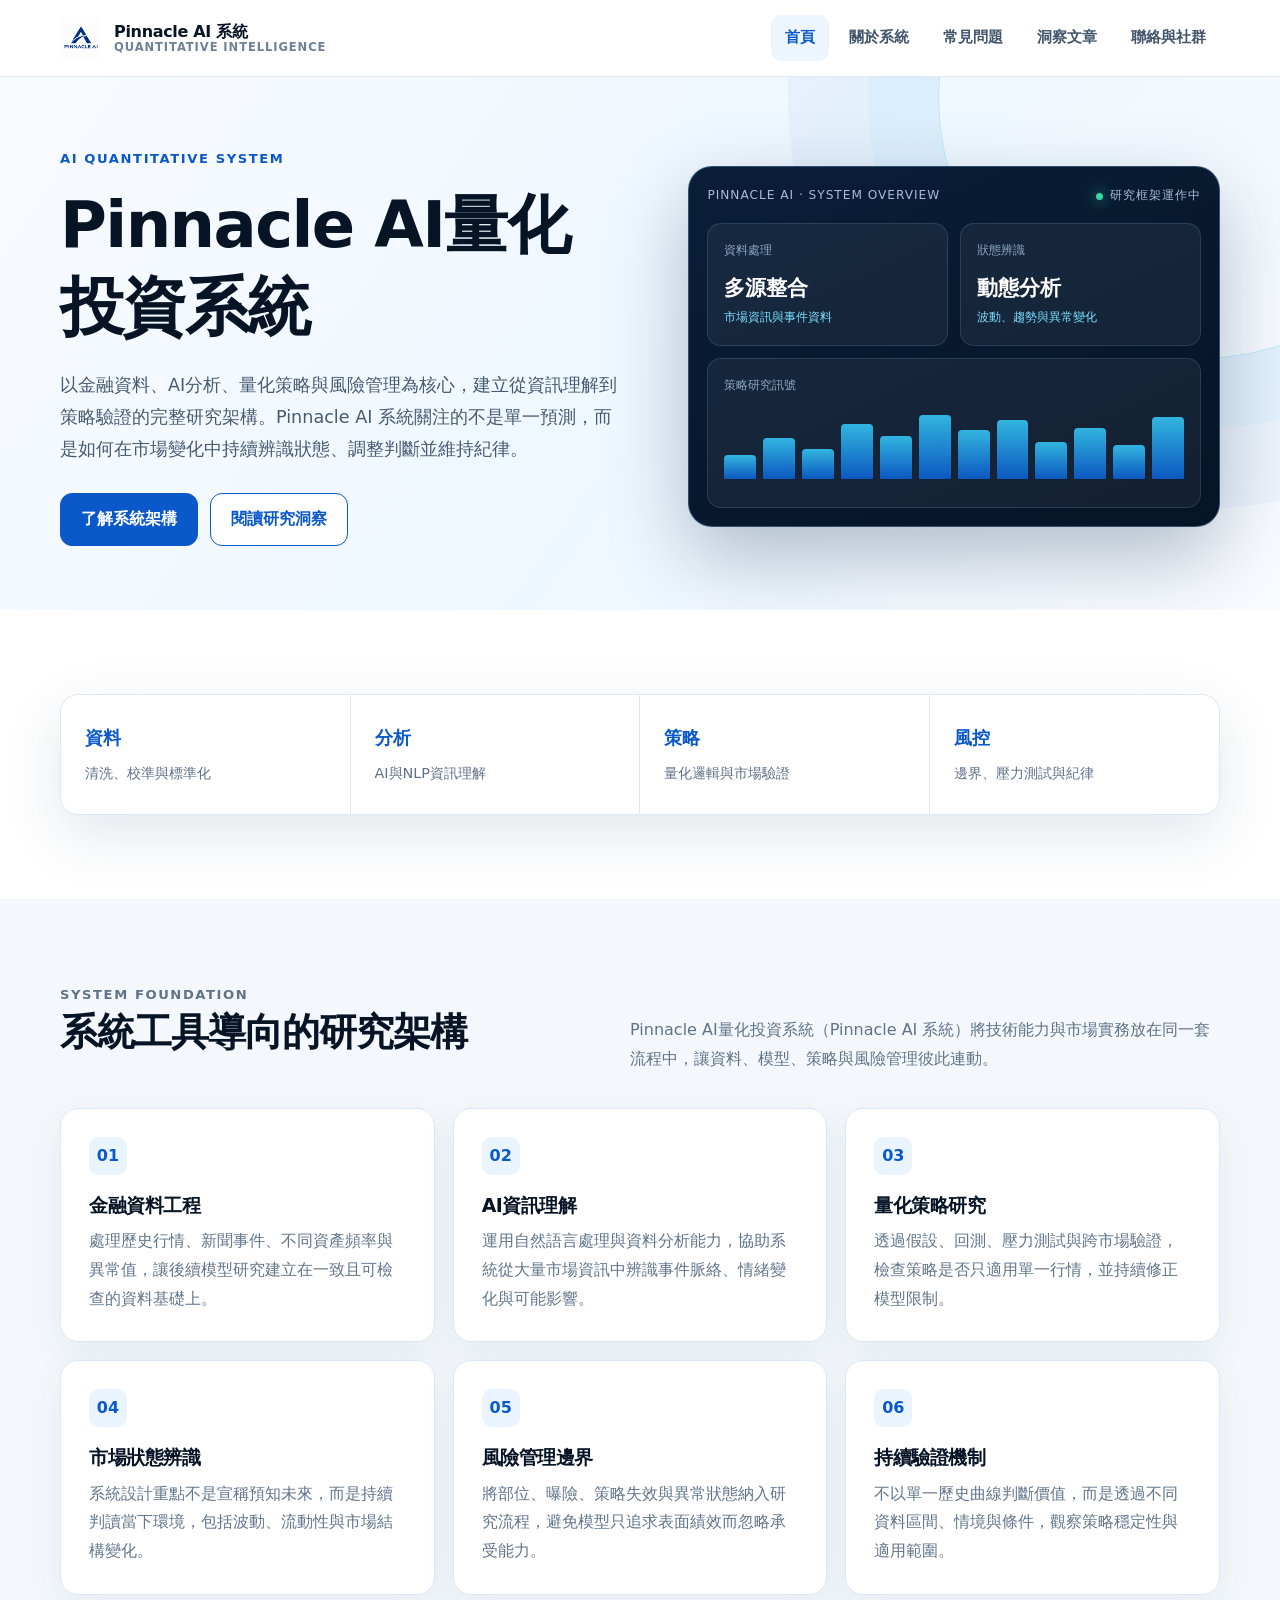
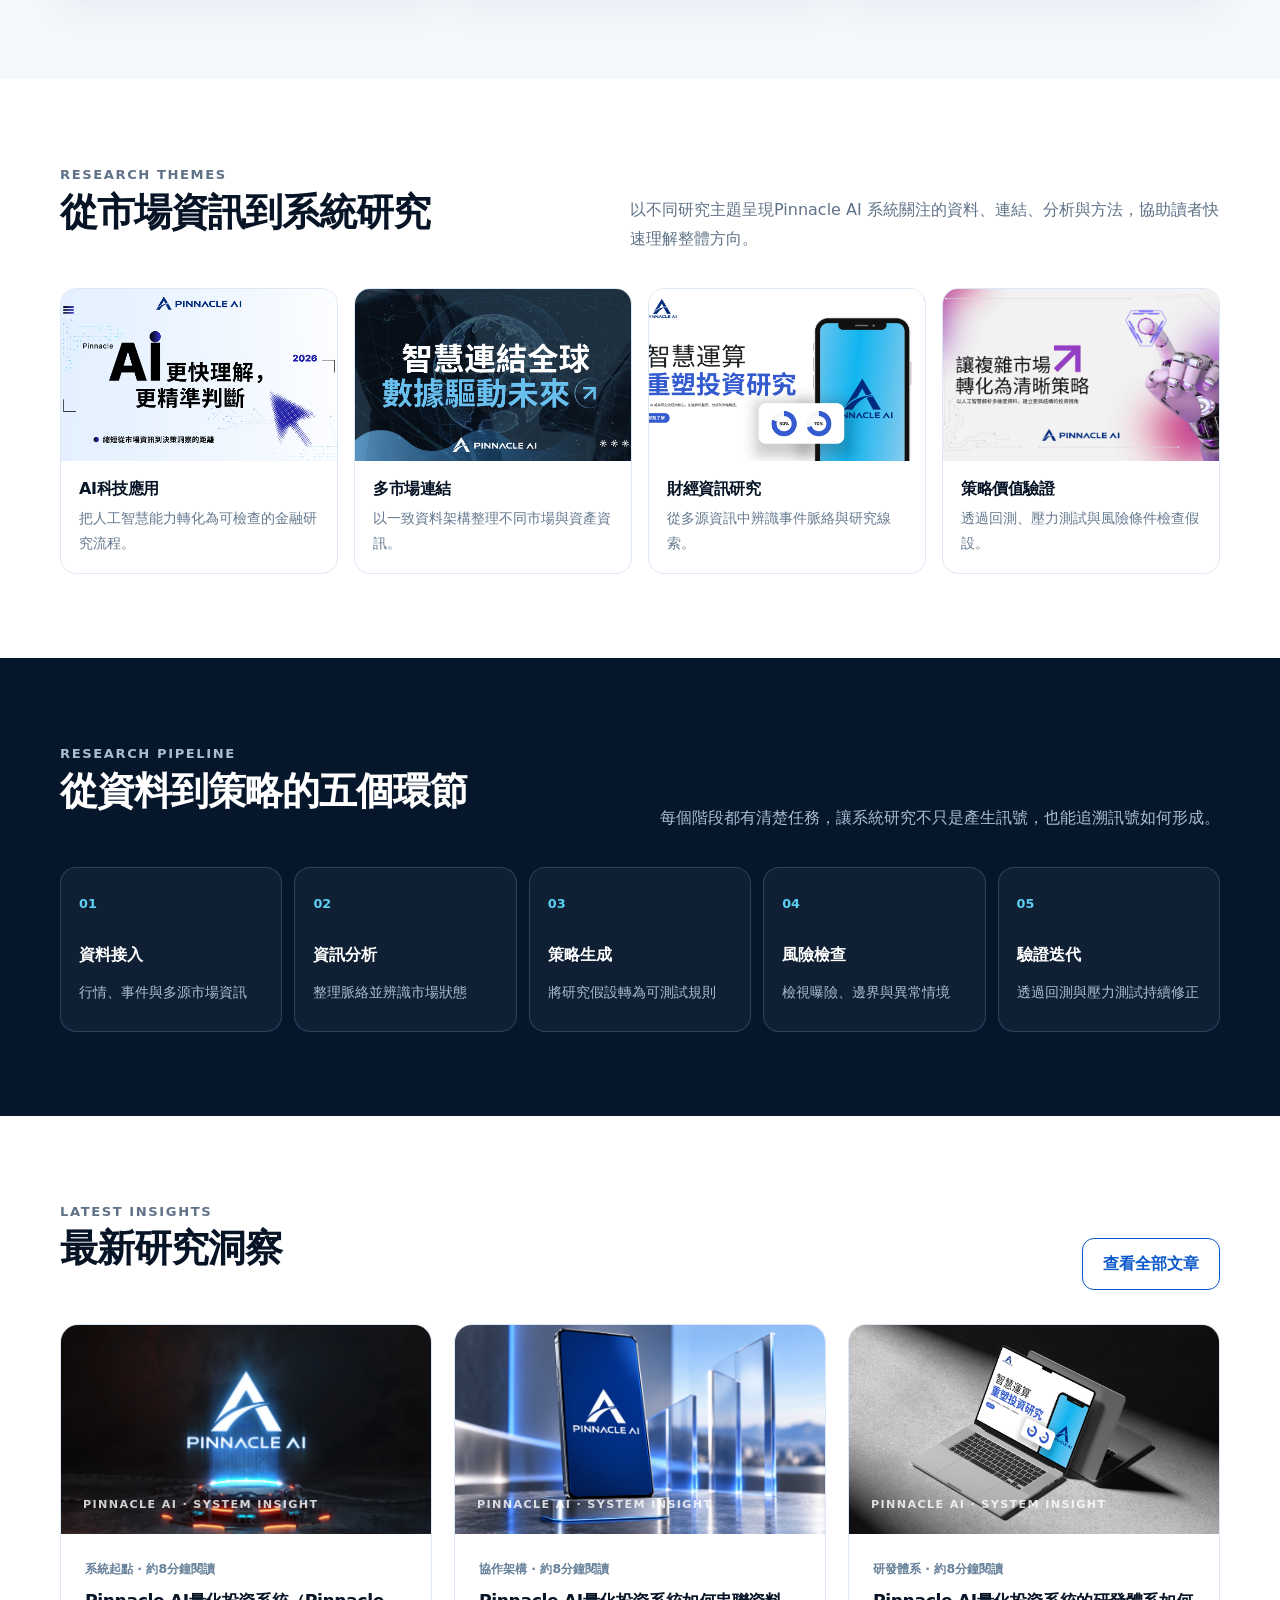
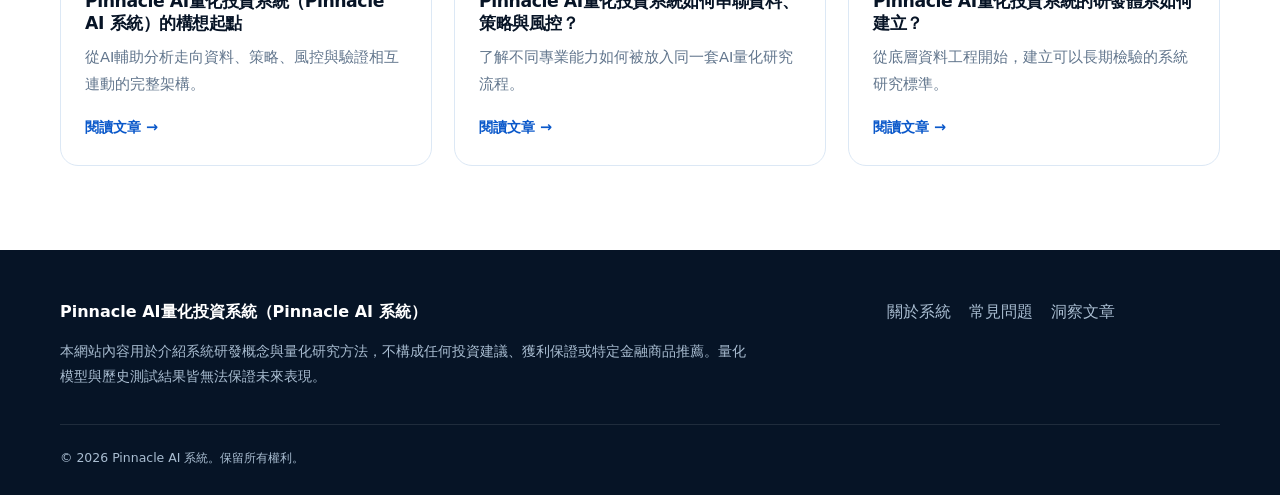
<file: index.html>
<!doctype html>
<html lang="zh-Hant-TW">
<head>
  <meta charset="utf-8">
  <meta name="viewport" content="width=device-width,initial-scale=1">
  <title>Pinnacle AI量化投資系統（Pinnacle AI 系統）｜AI量化研究與系統資訊</title>
  <meta name="description" content="認識Pinnacle AI量化投資系統（Pinnacle AI 系統）的研發架構、資料處理、策略研究、風險管理與市場應對理念。">
  <meta name="keywords" content="Pinnacle AI量化投資系統,Pinnacle AI 系統,AI量化投資,量化研究,風險管理">
  <link rel="canonical" href="https://pinnacleaisystem.github.io/">
  <link rel="icon" type="image/png" href="images/LOGO-2.png">
  <link rel="stylesheet" href="assets/style.css">
  <script type="application/ld+json">{"@context":"https://schema.org","@type":"WebSite","name":"Pinnacle AI量化投資系統（Pinnacle AI 系統）","url":"https://pinnacleaisystem.github.io/","inLanguage":"zh-Hant-TW","description":"Pinnacle AI量化投資系統的研發、資料、策略與風險管理資訊網站。"}</script>
</head>
<body>
  <a class="skip-link" href="#main">跳至主要內容</a>
  <header class="site-header">
    <div class="container nav-wrap">
      <a class="brand" href="index.html" aria-label="Pinnacle AI量化投資系統首頁">
        <img class="brand-logo" src="images/LOGO.png" alt="Pinnacle AI標誌"><span class="brand-logo-fallback" aria-hidden="true"></span>
        <span class="brand-name"><span>Pinnacle AI 系統</span><small>QUANTITATIVE INTELLIGENCE</small></span>
      </a>
      <button class="nav-toggle" aria-label="開啟導覽選單" aria-expanded="false">☰</button>
      <nav class="nav-links" aria-label="主要導覽">
        <a href="index.html" aria-current="page">首頁</a><a href="about.html">關於系統</a><a href="faq.html">常見問題</a><a href="insights.html">洞察文章</a><a href="contact.html">聯絡與社群</a>
      </nav>
    </div>
  </header>

  <main id="main">
    <section class="hero">
      <div class="container hero-grid">
        <div>
          <p class="eyebrow">AI QUANTITATIVE SYSTEM</p>
          <h1>Pinnacle AI量化投資系統</h1>
          <p class="lead">以金融資料、AI分析、量化策略與風險管理為核心，建立從資訊理解到策略驗證的完整研究架構。Pinnacle AI 系統關注的不是單一預測，而是如何在市場變化中持續辨識狀態、調整判斷並維持紀律。</p>
          <div class="hero-actions"><a class="btn btn-primary" href="about.html">了解系統架構</a><a class="btn btn-secondary" href="insights.html">閱讀研究洞察</a></div>
        </div>
        <div class="system-panel" aria-label="Pinnacle AI系統流程示意">
          <div class="panel-top"><span>PINNACLE AI · SYSTEM OVERVIEW</span><span class="status">研究框架運作中</span></div>
          <div class="signal-grid">
            <div class="signal-card"><div class="signal-label">資料處理</div><div class="signal-value">多源整合</div><div class="signal-note">市場資訊與事件資料</div></div>
            <div class="signal-card"><div class="signal-label">狀態辨識</div><div class="signal-value">動態分析</div><div class="signal-note">波動、趨勢與異常變化</div></div>
            <div class="signal-card wide"><div class="signal-label">策略研究訊號</div><div class="bars" aria-hidden="true"><i style="height:34%"></i><i style="height:58%"></i><i style="height:43%"></i><i style="height:78%"></i><i style="height:61%"></i><i style="height:91%"></i><i style="height:69%"></i><i style="height:84%"></i><i style="height:52%"></i><i style="height:73%"></i><i style="height:48%"></i><i style="height:88%"></i></div></div>
          </div>
        </div>
      </div>
    </section>

    <section class="section">
      <div class="container">
        <div class="kpi-strip" aria-label="系統研究重點">
          <div class="kpi"><strong>資料</strong><span>清洗、校準與標準化</span></div>
          <div class="kpi"><strong>分析</strong><span>AI與NLP資訊理解</span></div>
          <div class="kpi"><strong>策略</strong><span>量化邏輯與市場驗證</span></div>
          <div class="kpi"><strong>風控</strong><span>邊界、壓力測試與紀律</span></div>
        </div>
      </div>
    </section>

    <section class="section section-soft">
      <div class="container">
        <div class="section-head"><div><p class="eyebrow">SYSTEM FOUNDATION</p><h2>系統工具導向的研究架構</h2></div><p>Pinnacle AI量化投資系統（Pinnacle AI 系統）將技術能力與市場實務放在同一套流程中，讓資料、模型、策略與風險管理彼此連動。</p></div>
        <div class="feature-grid">
          <article class="feature-card"><span class="feature-index">01</span><h3>金融資料工程</h3><p>處理歷史行情、新聞事件、不同資產頻率與異常值，讓後續模型研究建立在一致且可檢查的資料基礎上。</p></article>
          <article class="feature-card"><span class="feature-index">02</span><h3>AI資訊理解</h3><p>運用自然語言處理與資料分析能力，協助系統從大量市場資訊中辨識事件脈絡、情緒變化與可能影響。</p></article>
          <article class="feature-card"><span class="feature-index">03</span><h3>量化策略研究</h3><p>透過假設、回測、壓力測試與跨市場驗證，檢查策略是否只適用單一行情，並持續修正模型限制。</p></article>
          <article class="feature-card"><span class="feature-index">04</span><h3>市場狀態辨識</h3><p>系統設計重點不是宣稱預知未來，而是持續判讀當下環境，包括波動、流動性與市場結構變化。</p></article>
          <article class="feature-card"><span class="feature-index">05</span><h3>風險管理邊界</h3><p>將部位、曝險、策略失效與異常狀態納入研究流程，避免模型只追求表面績效而忽略承受能力。</p></article>
          <article class="feature-card"><span class="feature-index">06</span><h3>持續驗證機制</h3><p>不以單一歷史曲線判斷價值，而是透過不同資料區間、情境與條件，觀察策略穩定性與適用範圍。</p></article>
        </div>
      </div>
    </section>

    <section class="section">
      <div class="container">
        <div class="section-head"><div><p class="eyebrow">RESEARCH THEMES</p><h2>從市場資訊到系統研究</h2></div><p>以不同研究主題呈現Pinnacle AI 系統關注的資料、連結、分析與方法，協助讀者快速理解整體方向。</p></div>
        <div class="visual-grid">
          <article class="visual-card"><div class="media"><img src="images/9.png" alt="AI科技與Pinnacle AI量化投資系統研究" data-fallback></div><div><h3>AI科技應用</h3><p>把人工智慧能力轉化為可檢查的金融研究流程。</p></div></article>
          <article class="visual-card"><div class="media"><img src="images/10.png" alt="Pinnacle AI量化投資系統智慧連結全球市場" data-fallback></div><div><h3>多市場連結</h3><p>以一致資料架構整理不同市場與資產資訊。</p></div></article>
          <article class="visual-card"><div class="media"><img src="images/11.png" alt="Pinnacle AI量化投資系統財經資訊研究" data-fallback></div><div><h3>財經資訊研究</h3><p>從多源資訊中辨識事件脈絡與研究線索。</p></div></article>
          <article class="visual-card"><div class="media"><img src="images/12.png" alt="Pinnacle AI量化投資系統價值與趨勢研究" data-fallback></div><div><h3>策略價值驗證</h3><p>透過回測、壓力測試與風險條件檢查假設。</p></div></article>
        </div>
      </div>
    </section>

    <section class="section section-dark">
      <div class="container">
        <div class="section-head"><div><p class="eyebrow">RESEARCH PIPELINE</p><h2>從資料到策略的五個環節</h2></div><p>每個階段都有清楚任務，讓系統研究不只是產生訊號，也能追溯訊號如何形成。</p></div>
        <div class="flow">
          <div class="flow-item"><strong>資料接入</strong><span>行情、事件與多源市場資訊</span></div>
          <div class="flow-item"><strong>資訊分析</strong><span>整理脈絡並辨識市場狀態</span></div>
          <div class="flow-item"><strong>策略生成</strong><span>將研究假設轉為可測試規則</span></div>
          <div class="flow-item"><strong>風險檢查</strong><span>檢視曝險、邊界與異常情境</span></div>
          <div class="flow-item"><strong>驗證迭代</strong><span>透過回測與壓力測試持續修正</span></div>
        </div>
      </div>
    </section>

    <section class="section">
      <div class="container">
        <div class="section-head"><div><p class="eyebrow">LATEST INSIGHTS</p><h2>最新研究洞察</h2></div><a class="btn btn-secondary" href="insights.html">查看全部文章</a></div>
        <div class="insight-grid">
          <article class="insight-card"><div class="media"><img src="images/1.png" alt="Pinnacle AI量化投資系統的構想起點" data-fallback></div><div class="insight-body"><div class="meta">系統起點 · 約8分鐘閱讀</div><h3>Pinnacle AI量化投資系統（Pinnacle AI 系統）的構想起點</h3><p>從AI輔助分析走向資料、策略、風控與驗證相互連動的完整架構。</p><a class="read-more" href="articles/article-01.html">閱讀文章 →</a></div></article>
          <article class="insight-card"><div class="media"><img src="images/2.png" alt="Pinnacle AI量化投資系統合作架構" data-fallback></div><div class="insight-body"><div class="meta">協作架構 · 約8分鐘閱讀</div><h3>Pinnacle AI量化投資系統如何串聯資料、策略與風控？</h3><p>了解不同專業能力如何被放入同一套AI量化研究流程。</p><a class="read-more" href="articles/article-02.html">閱讀文章 →</a></div></article>
          <article class="insight-card"><div class="media"><img src="images/3.png" alt="Pinnacle AI量化投資系統研發體系" data-fallback></div><div class="insight-body"><div class="meta">研發體系 · 約8分鐘閱讀</div><h3>Pinnacle AI量化投資系統的研發體系如何建立？</h3><p>從底層資料工程開始，建立可以長期檢驗的系統研究標準。</p><a class="read-more" href="articles/article-03.html">閱讀文章 →</a></div></article>
        </div>
      </div>
    </section>
  </main>

  <footer class="site-footer"><div class="container"><div class="footer-grid"><div><strong>Pinnacle AI量化投資系統（Pinnacle AI 系統）</strong><p>本網站內容用於介紹系統研發概念與量化研究方法，不構成任何投資建議、獲利保證或特定金融商品推薦。量化模型與歷史測試結果皆無法保證未來表現。</p></div><nav class="footer-links" aria-label="頁尾導覽"><a href="about.html">關於系統</a><a href="faq.html">常見問題</a><a href="insights.html">洞察文章</a></nav></div><div class="footer-bottom">© 2026 Pinnacle AI 系統。保留所有權利。</div></div></footer>
  <script src="assets/site.js"></script>
</body>
</html>
</file>
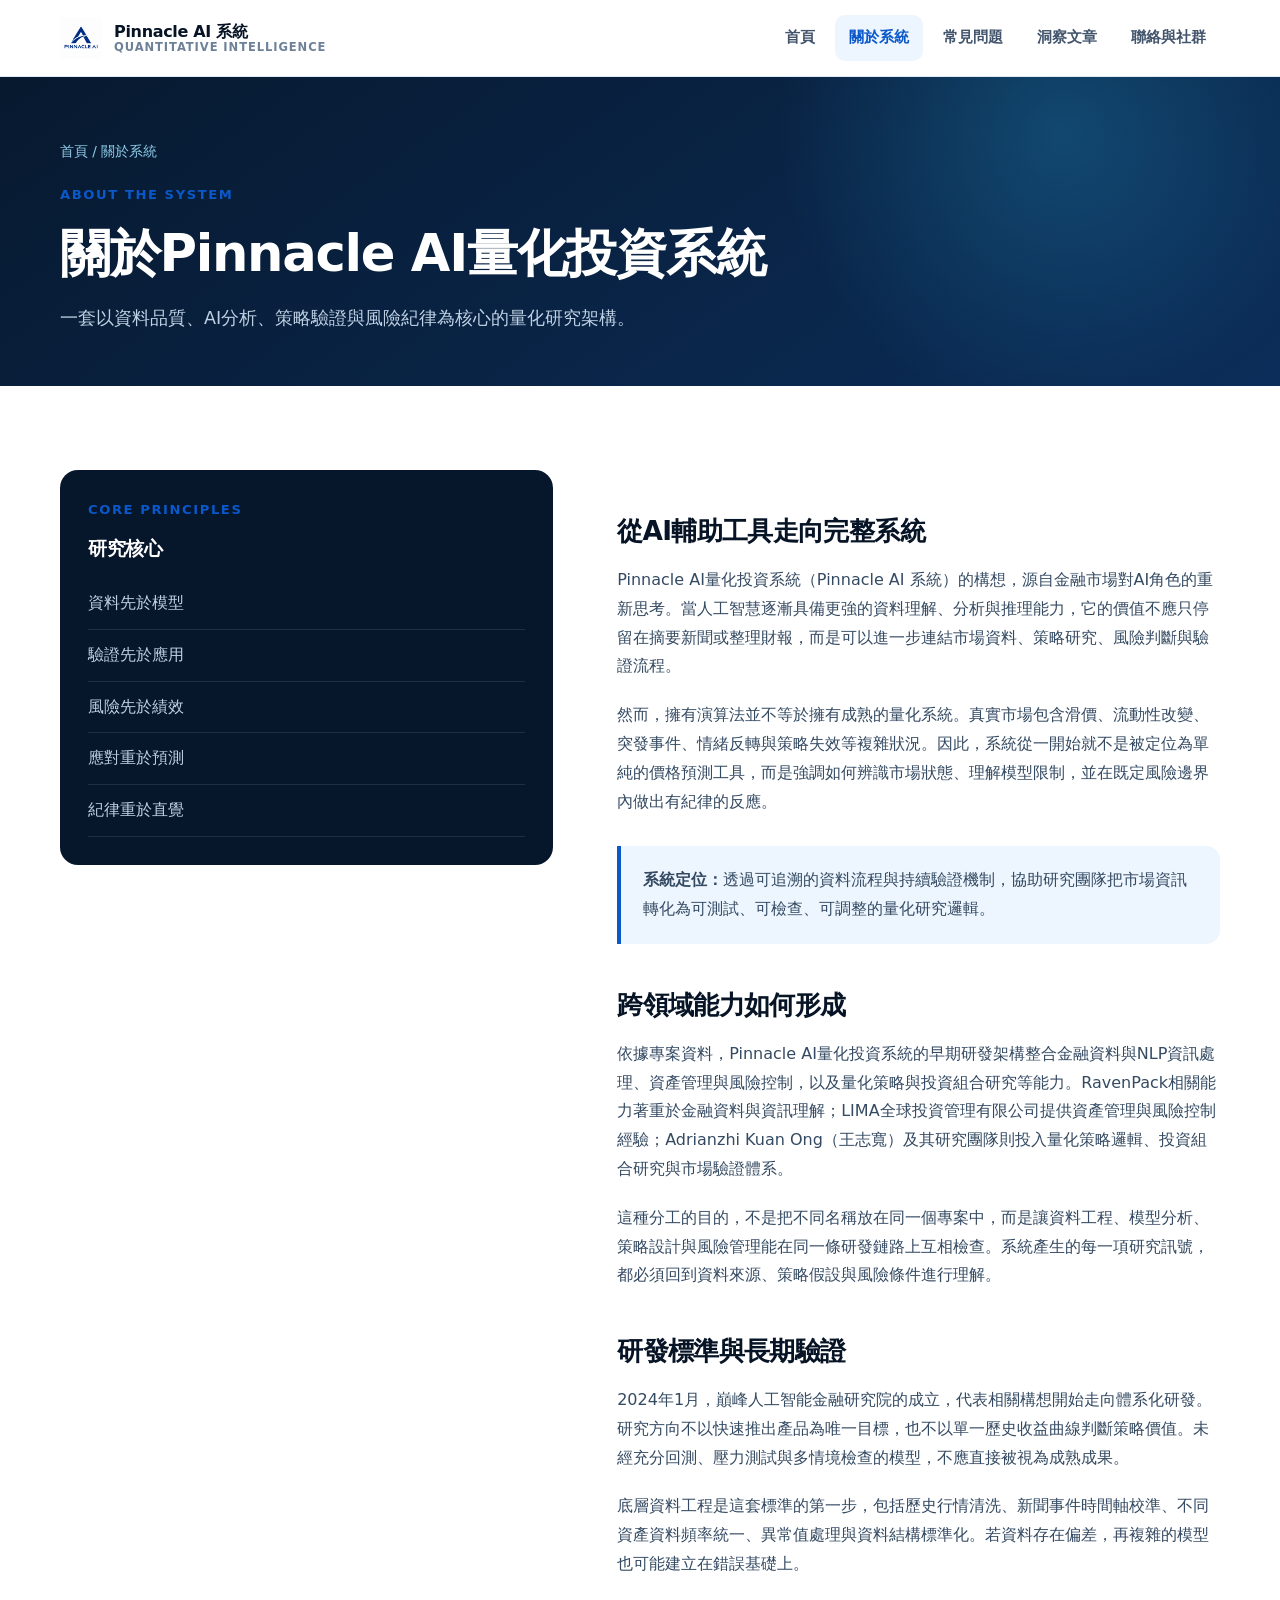
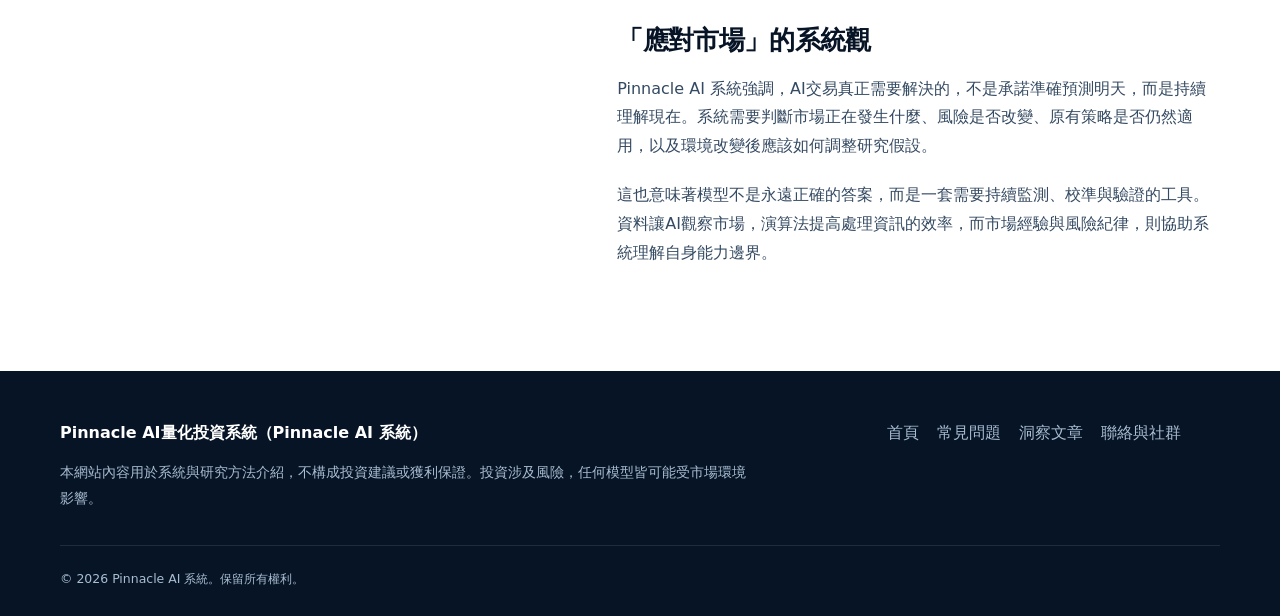
<file: about.html>
<!doctype html>
<html lang="zh-Hant-TW">
<head>
  <meta charset="utf-8"><meta name="viewport" content="width=device-width,initial-scale=1">
  <title>關於Pinnacle AI量化投資系統（Pinnacle AI 系統）｜研發理念與架構</title>
  <meta name="description" content="了解Pinnacle AI量化投資系統的發展背景、資料工程、AI分析、量化策略與風險管理研究架構。">
  <link rel="canonical" href="https://pinnacleaisystem.github.io/about.html"><link rel="icon" type="image/png" href="images/LOGO-2.png"><link rel="stylesheet" href="assets/style.css">
</head>
<body>
  <a class="skip-link" href="#main">跳至主要內容</a>
  <header class="site-header"><div class="container nav-wrap"><a class="brand" href="index.html"><img class="brand-logo" src="images/LOGO.png" alt="Pinnacle AI標誌"><span class="brand-logo-fallback"></span><span class="brand-name"><span>Pinnacle AI 系統</span><small>QUANTITATIVE INTELLIGENCE</small></span></a><button class="nav-toggle" aria-label="開啟導覽選單" aria-expanded="false">☰</button><nav class="nav-links"><a href="index.html">首頁</a><a href="about.html" aria-current="page">關於系統</a><a href="faq.html">常見問題</a><a href="insights.html">洞察文章</a><a href="contact.html">聯絡與社群</a></nav></div></header>
  <main id="main">
    <section class="page-hero"><div class="container"><div class="breadcrumb"><a href="index.html">首頁</a> / 關於系統</div><p class="eyebrow">ABOUT THE SYSTEM</p><h1>關於Pinnacle AI量化投資系統</h1><p class="lead">一套以資料品質、AI分析、策略驗證與風險紀律為核心的量化研究架構。</p></div></section>
    <section class="section"><div class="container two-col">
      <aside class="aside-panel"><p class="eyebrow">CORE PRINCIPLES</p><h3>研究核心</h3><ul><li>資料先於模型</li><li>驗證先於應用</li><li>風險先於績效</li><li>應對重於預測</li><li>紀律重於直覺</li></ul></aside>
      <div class="prose">
        <h2>從AI輔助工具走向完整系統</h2>
        <p>Pinnacle AI量化投資系統（Pinnacle AI 系統）的構想，源自金融市場對AI角色的重新思考。當人工智慧逐漸具備更強的資料理解、分析與推理能力，它的價值不應只停留在摘要新聞或整理財報，而是可以進一步連結市場資料、策略研究、風險判斷與驗證流程。</p>
        <p>然而，擁有演算法並不等於擁有成熟的量化系統。真實市場包含滑價、流動性改變、突發事件、情緒反轉與策略失效等複雜狀況。因此，系統從一開始就不是被定位為單純的價格預測工具，而是強調如何辨識市場狀態、理解模型限制，並在既定風險邊界內做出有紀律的反應。</p>
        <div class="notice"><strong>系統定位：</strong>透過可追溯的資料流程與持續驗證機制，協助研究團隊把市場資訊轉化為可測試、可檢查、可調整的量化研究邏輯。</div>
        <h2>跨領域能力如何形成</h2>
        <p>依據專案資料，Pinnacle AI量化投資系統的早期研發架構整合金融資料與NLP資訊處理、資產管理與風險控制，以及量化策略與投資組合研究等能力。RavenPack相關能力著重於金融資料與資訊理解；LIMA全球投資管理有限公司提供資產管理與風險控制經驗；Adrianzhi Kuan Ong（王志寬）及其研究團隊則投入量化策略邏輯、投資組合研究與市場驗證體系。</p>
        <p>這種分工的目的，不是把不同名稱放在同一個專案中，而是讓資料工程、模型分析、策略設計與風險管理能在同一條研發鏈路上互相檢查。系統產生的每一項研究訊號，都必須回到資料來源、策略假設與風險條件進行理解。</p>
        <h2>研發標準與長期驗證</h2>
        <p>2024年1月，巔峰人工智能金融研究院的成立，代表相關構想開始走向體系化研發。研究方向不以快速推出產品為唯一目標，也不以單一歷史收益曲線判斷策略價值。未經充分回測、壓力測試與多情境檢查的模型，不應直接被視為成熟成果。</p>
        <p>底層資料工程是這套標準的第一步，包括歷史行情清洗、新聞事件時間軸校準、不同資產資料頻率統一、異常值處理與資料結構標準化。若資料存在偏差，再複雜的模型也可能建立在錯誤基礎上。</p>
        <h2>「應對市場」的系統觀</h2>
        <p>Pinnacle AI 系統強調，AI交易真正需要解決的，不是承諾準確預測明天，而是持續理解現在。系統需要判斷市場正在發生什麼、風險是否改變、原有策略是否仍然適用，以及環境改變後應該如何調整研究假設。</p>
        <p>這也意味著模型不是永遠正確的答案，而是一套需要持續監測、校準與驗證的工具。資料讓AI觀察市場，演算法提高處理資訊的效率，而市場經驗與風險紀律，則協助系統理解自身能力邊界。</p>
      </div>
    </div></section>
  </main>
  <footer class="site-footer"><div class="container"><div class="footer-grid"><div><strong>Pinnacle AI量化投資系統（Pinnacle AI 系統）</strong><p>本網站內容用於系統與研究方法介紹，不構成投資建議或獲利保證。投資涉及風險，任何模型皆可能受市場環境影響。</p></div><nav class="footer-links"><a href="index.html">首頁</a><a href="faq.html">常見問題</a><a href="insights.html">洞察文章</a><a href="contact.html">聯絡與社群</a></nav></div><div class="footer-bottom">© 2026 Pinnacle AI 系統。保留所有權利。</div></div></footer>
  <script src="assets/site.js"></script>
</body></html>
</file>
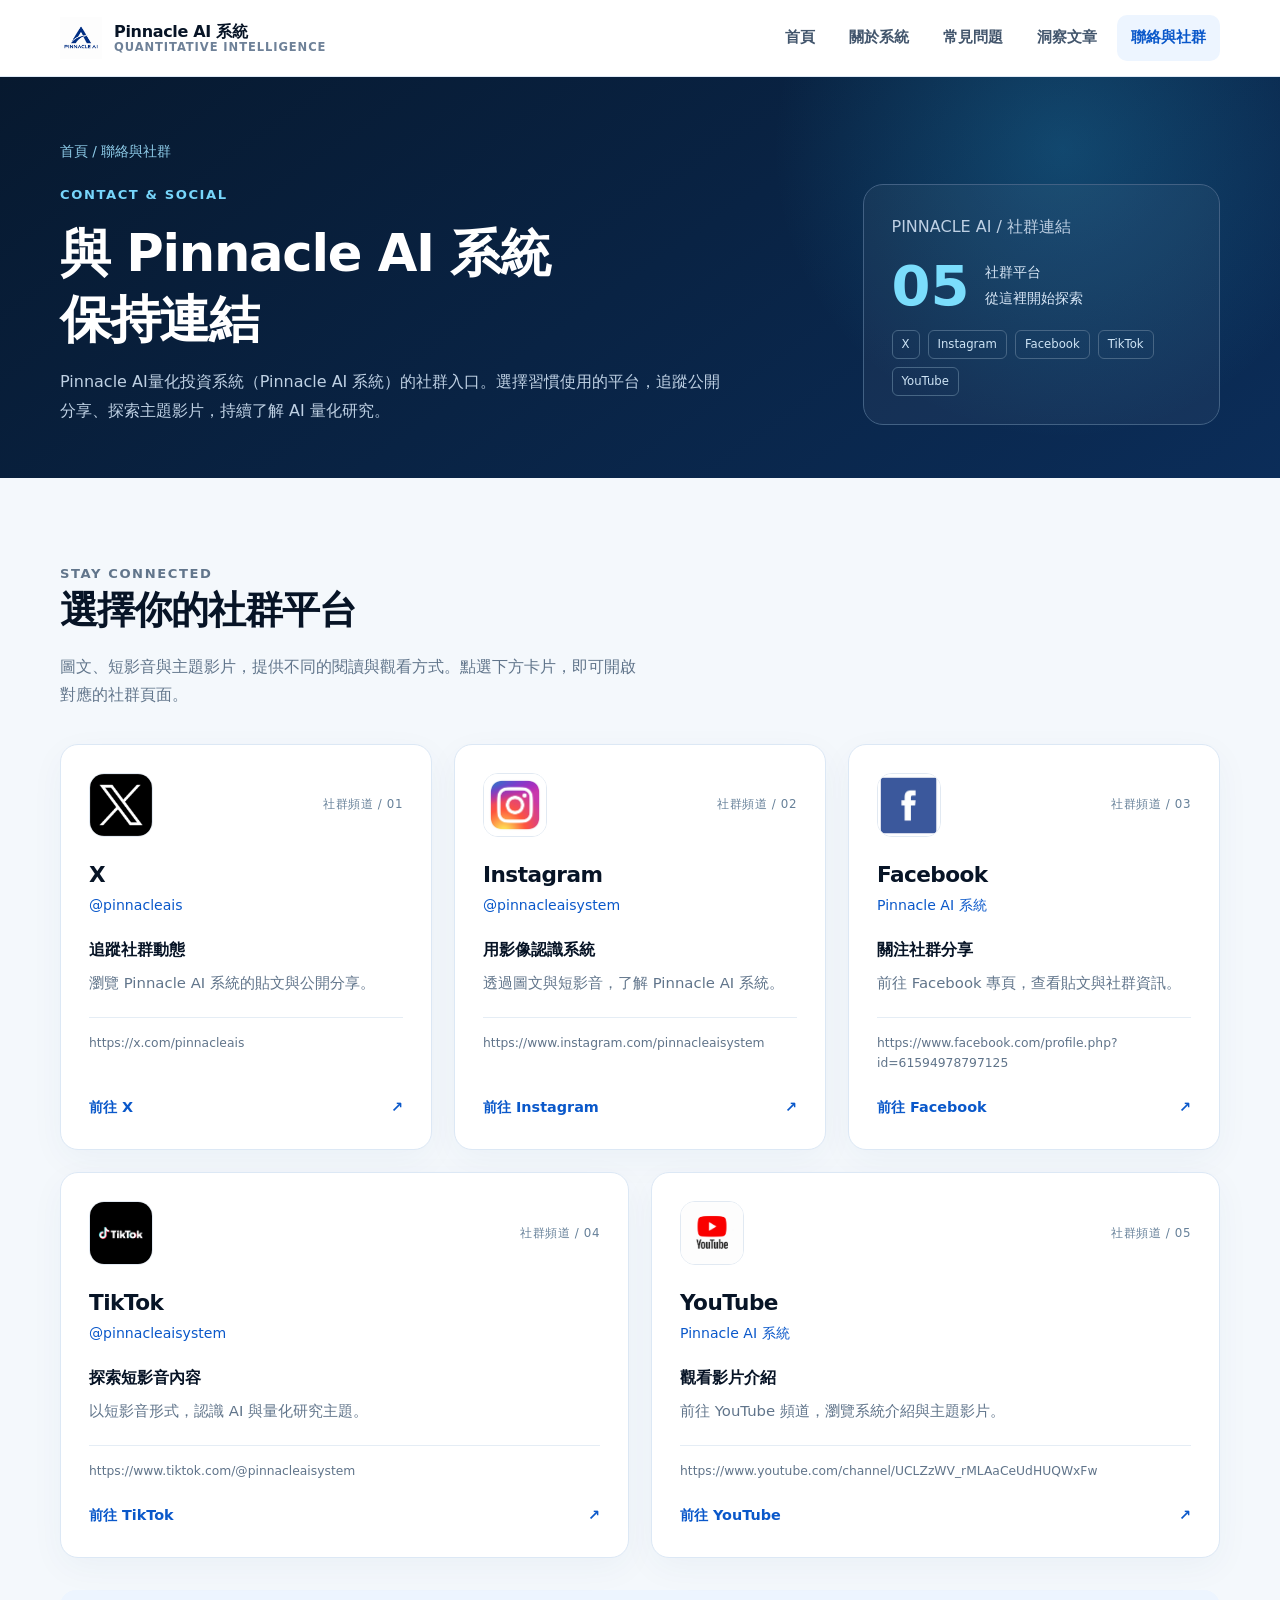
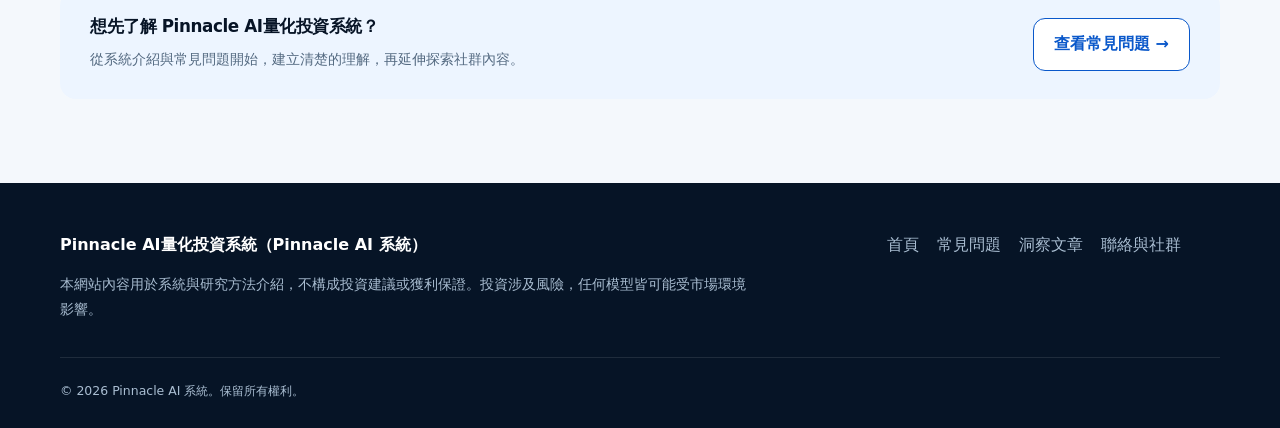
<file: contact.html>
<!doctype html>
<html lang="zh-Hant-TW">
<head>
  <meta charset="utf-8"><meta name="viewport" content="width=device-width,initial-scale=1">
  <title>聯絡與社群｜Pinnacle AI量化投資系統（Pinnacle AI 系統）</title>
  <meta name="description" content="Pinnacle AI量化投資系統（Pinnacle AI 系統）社群連結總覽，前往 X、Instagram、Facebook、TikTok 與 YouTube，關注系統介紹、社群分享與影片內容。">
  <link rel="canonical" href="https://pinnacleaisystem.github.io/contact.html"><link rel="icon" type="image/png" href="images/LOGO-2.png"><link rel="stylesheet" href="assets/style.css">
<meta name="robots" content="index,follow"><meta property="og:type" content="website"><meta property="og:title" content="聯絡與社群｜Pinnacle AI量化投資系統"><meta property="og:url" content="https://pinnacleaisystem.github.io/contact.html"><meta property="og:locale" content="zh_TW"><style>
.contact-hero .eyebrow {color:#77d6fb}.contact-hero-grid{display:grid;grid-template-columns:1.35fr .65fr;gap:60px;align-items:center}.contact-hero h1{font-size:clamp(2.2rem,4vw,3.5rem)}.contact-hero .lead{font-size:1rem;max-width:670px}.channel-panel{padding:28px;border:1px solid #426184;border-radius:20px;background:rgba(255,255,255,.045)}.channel-panel p{margin:0;color:#bed0e4}.channel-count{display:flex;gap:16px;align-items:center;margin:16px 0}.channel-count strong{font-size:3.5rem;line-height:1;color:#7bddfc}.channel-count span{font-size:.9rem;color:#d8e7f7}.channel-tags{display:flex;gap:8px;flex-wrap:wrap}.channel-tags span{padding:3px 9px;border:1px solid #476685;border-radius:6px;font-size:.73rem;color:#cee4f5}.contact-intro{max-width:680px}.contact-intro p{color:#61758b}.social-grid{display:grid;grid-template-columns:repeat(6,minmax(0,1fr));gap:22px}.social-card{grid-column:span 2;display:flex;flex-direction:column;padding:28px;border:1px solid var(--line);border-radius:18px;background:white;box-shadow:0 10px 35px rgba(26,64,105,.045);transition:transform .2s,box-shadow .2s,border-color .2s}.social-card:nth-child(n+4){grid-column:span 3}.social-card:hover{transform:translateY(-4px);box-shadow:var(--shadow);border-color:#97bde9}.social-top{display:flex;align-items:center;justify-content:space-between;margin-bottom:24px}.social-icon{position:relative;display:grid;place-items:center;width:64px;height:64px;border:1px solid #e1e9f2;border-radius:15px;overflow:hidden;background:#f4f8fc;color:#0a58ca;font-size:2rem;font-weight:800}.social-icon img{position:absolute;inset:0;width:100%;height:100%;object-fit:contain;background:white}.channel-label{font-size:.74rem;color:#668099;letter-spacing:.05em}.social-card h3{font-size:1.35rem;margin:0 0 4px}.account-name{color:#0a58ca;font-size:.88rem;margin:0 0 18px;overflow-wrap:anywhere}.social-card h4{font-size:1rem;margin:0 0 5px}.social-desc{font-size:.93rem;color:#61758b;margin:0 0 20px}.social-url{font-size:.77rem;line-height:1.65;color:#60748a;overflow-wrap:anywhere;border-top:1px solid #e5edf5;padding-top:15px;margin-bottom:22px}.social-action{display:flex;align-items:center;justify-content:space-between;margin-top:auto;color:var(--blue);font-weight:800;font-size:.9rem}.contact-bottom{margin-top:32px;padding:26px 30px;background:#edf5ff;border-radius:16px;display:flex;align-items:center;justify-content:space-between;gap:24px}.contact-bottom h3{font-size:1.05rem}.contact-bottom p{margin:0;color:#536980;font-size:.9rem}a:focus-visible,button:focus-visible{outline:3px solid #0a58ca;outline-offset:5px}
@media(max-width:980px){.contact-hero-grid{grid-template-columns:1fr;gap:28px}.channel-panel{max-width:600px}.social-card,.social-card:nth-child(n+4){grid-column:span 3}}
@media(max-width:600px){.social-grid{grid-template-columns:1fr}.social-card,.social-card:nth-child(n+4){grid-column:auto}.contact-bottom{flex-direction:column;align-items:flex-start}.social-card{padding:24px}}
</style><script type="application/ld+json">{"@context": "https://schema.org", "@graph": [{"@type": "ContactPage", "@id": "https://pinnacleaisystem.github.io/contact.html#webpage", "url": "https://pinnacleaisystem.github.io/contact.html", "name": "聯絡與社群｜Pinnacle AI量化投資系統（Pinnacle AI 系統）", "inLanguage": "zh-Hant-TW", "about": {"@id": "https://pinnacleaisystem.github.io/#system"}}, {"@type": "SoftwareApplication", "@id": "https://pinnacleaisystem.github.io/#system", "name": "Pinnacle AI量化投資系統（Pinnacle AI 系統）", "alternateName": "Pinnacle AI 系統", "url": "https://pinnacleaisystem.github.io/", "applicationCategory": "FinanceApplication", "sameAs": ["https://x.com/pinnacleais", "https://www.instagram.com/pinnacleaisystem", "https://www.facebook.com/profile.php?id=61594978797125", "https://www.tiktok.com/@pinnacleaisystem", "https://www.youtube.com/channel/UCLZzWV_rMLAaCeUdHUQWxFw"]}, {"@type": "BreadcrumbList", "itemListElement": [{"@type": "ListItem", "position": 1, "name": "首頁", "item": "https://pinnacleaisystem.github.io/"}, {"@type": "ListItem", "position": 2, "name": "聯絡與社群", "item": "https://pinnacleaisystem.github.io/contact.html"}]}]}</script></head>
<body><a class="skip-link" href="#main">跳至主要內容</a><header class="site-header"><div class="container nav-wrap"><a class="brand" href="index.html"><img class="brand-logo" src="images/LOGO.png" alt="Pinnacle AI標誌"><span class="brand-logo-fallback"></span><span class="brand-name"><span>Pinnacle AI 系統</span><small>QUANTITATIVE INTELLIGENCE</small></span></a><button class="nav-toggle" aria-label="開啟導覽選單" aria-expanded="false">☰</button><nav class="nav-links"><a href="index.html">首頁</a><a href="about.html">關於系統</a><a href="faq.html">常見問題</a><a href="insights.html">洞察文章</a><a href="contact.html" aria-current="page">聯絡與社群</a></nav></div></header><main id="main"><section class="page-hero contact-hero"><div class="container"><div class="breadcrumb"><a href="index.html">首頁</a> / 聯絡與社群</div><div class="contact-hero-grid"><div><p class="eyebrow">CONTACT &amp; SOCIAL</p><h1>與 Pinnacle AI 系統<br>保持連結</h1><p class="lead">Pinnacle AI量化投資系統（Pinnacle AI 系統）的社群入口。選擇習慣使用的平台，追蹤公開分享、探索主題影片，持續了解 AI 量化研究。</p></div><aside class="channel-panel" aria-label="社群平台總覽"><p>PINNACLE AI / 社群連結</p><div class="channel-count"><strong>05</strong><span>社群平台<br>從這裡開始探索</span></div><div class="channel-tags"><span>X</span><span>Instagram</span><span>Facebook</span><span>TikTok</span><span>YouTube</span></div></aside></div></div></section><section class="section section-soft"><div class="container"><div class="section-head"><div class="contact-intro"><p class="eyebrow">STAY CONNECTED</p><h2>選擇你的社群平台</h2><p>圖文、短影音與主題影片，提供不同的閱讀與觀看方式。點選下方卡片，即可開啟對應的社群頁面。</p></div></div><div class="social-grid"><a class="social-card" href="https://x.com/pinnacleais" target="_blank" rel="noopener noreferrer me" aria-label="前往 Pinnacle AI 系統的 X，另開新分頁"><div class="social-top"><span class="social-icon" aria-hidden="true"><span>X</span><img src="images/x.jpg" alt="" width="64" height="64"></span><span class="channel-label">社群頻道 / 01</span></div><h3>X</h3><p class="account-name">@pinnacleais</p><h4>追蹤社群動態</h4><p class="social-desc">瀏覽 Pinnacle AI 系統的貼文與公開分享。</p><div class="social-url">https://x.com/pinnacleais</div><span class="social-action">前往 X<span aria-hidden="true">↗</span></span></a><a class="social-card" href="https://www.instagram.com/pinnacleaisystem" target="_blank" rel="noopener noreferrer me" aria-label="前往 Pinnacle AI 系統的 Instagram，另開新分頁"><div class="social-top"><span class="social-icon" aria-hidden="true"><span>◎</span><img src="images/instagram.jpg" alt="" width="64" height="64"></span><span class="channel-label">社群頻道 / 02</span></div><h3>Instagram</h3><p class="account-name">@pinnacleaisystem</p><h4>用影像認識系統</h4><p class="social-desc">透過圖文與短影音，了解 Pinnacle AI 系統。</p><div class="social-url">https://www.instagram.com/pinnacleaisystem</div><span class="social-action">前往 Instagram<span aria-hidden="true">↗</span></span></a><a class="social-card" href="https://www.facebook.com/profile.php?id=61594978797125" target="_blank" rel="noopener noreferrer me" aria-label="前往 Pinnacle AI 系統的 Facebook，另開新分頁"><div class="social-top"><span class="social-icon" aria-hidden="true"><span>f</span><img src="images/facebook.jpg" alt="" width="64" height="64"></span><span class="channel-label">社群頻道 / 03</span></div><h3>Facebook</h3><p class="account-name">Pinnacle AI 系統</p><h4>關注社群分享</h4><p class="social-desc">前往 Facebook 專頁，查看貼文與社群資訊。</p><div class="social-url">https://www.facebook.com/profile.php?id=61594978797125</div><span class="social-action">前往 Facebook<span aria-hidden="true">↗</span></span></a><a class="social-card" href="https://www.tiktok.com/@pinnacleaisystem" target="_blank" rel="noopener noreferrer me" aria-label="前往 Pinnacle AI 系統的 TikTok，另開新分頁"><div class="social-top"><span class="social-icon" aria-hidden="true"><span>♪</span><img src="images/tiktok.png" alt="" width="64" height="64"></span><span class="channel-label">社群頻道 / 04</span></div><h3>TikTok</h3><p class="account-name">@pinnacleaisystem</p><h4>探索短影音內容</h4><p class="social-desc">以短影音形式，認識 AI 與量化研究主題。</p><div class="social-url">https://www.tiktok.com/@pinnacleaisystem</div><span class="social-action">前往 TikTok<span aria-hidden="true">↗</span></span></a><a class="social-card" href="https://www.youtube.com/channel/UCLZzWV_rMLAaCeUdHUQWxFw" target="_blank" rel="noopener noreferrer me" aria-label="前往 Pinnacle AI 系統的 YouTube，另開新分頁"><div class="social-top"><span class="social-icon" aria-hidden="true"><span>▶</span><img src="images/youtube.png" alt="" width="64" height="64"></span><span class="channel-label">社群頻道 / 05</span></div><h3>YouTube</h3><p class="account-name">Pinnacle AI 系統</p><h4>觀看影片介紹</h4><p class="social-desc">前往 YouTube 頻道，瀏覽系統介紹與主題影片。</p><div class="social-url">https://www.youtube.com/channel/UCLZzWV_rMLAaCeUdHUQWxFw</div><span class="social-action">前往 YouTube<span aria-hidden="true">↗</span></span></a></div><div class="contact-bottom"><div><h3>想先了解 Pinnacle AI量化投資系統？</h3><p>從系統介紹與常見問題開始，建立清楚的理解，再延伸探索社群內容。</p></div><a class="btn btn-secondary" href="faq.html">查看常見問題 →</a></div></div></section></main><footer class="site-footer"><div class="container"><div class="footer-grid"><div><strong>Pinnacle AI量化投資系統（Pinnacle AI 系統）</strong><p>本網站內容用於系統與研究方法介紹，不構成投資建議或獲利保證。投資涉及風險，任何模型皆可能受市場環境影響。</p></div><nav class="footer-links"><a href="index.html">首頁</a><a href="faq.html">常見問題</a><a href="insights.html">洞察文章</a><a href="contact.html">聯絡與社群</a></nav></div><div class="footer-bottom">© 2026 Pinnacle AI 系統。保留所有權利。</div></div></footer><script src="assets/site.js"></script><script>document.querySelectorAll('.social-icon img').forEach(function(img){function fallback(){img.hidden=true;img.style.display='none';}img.addEventListener('error',fallback);if(img.complete && !img.naturalWidth)fallback();});</script></body></html>
</file>
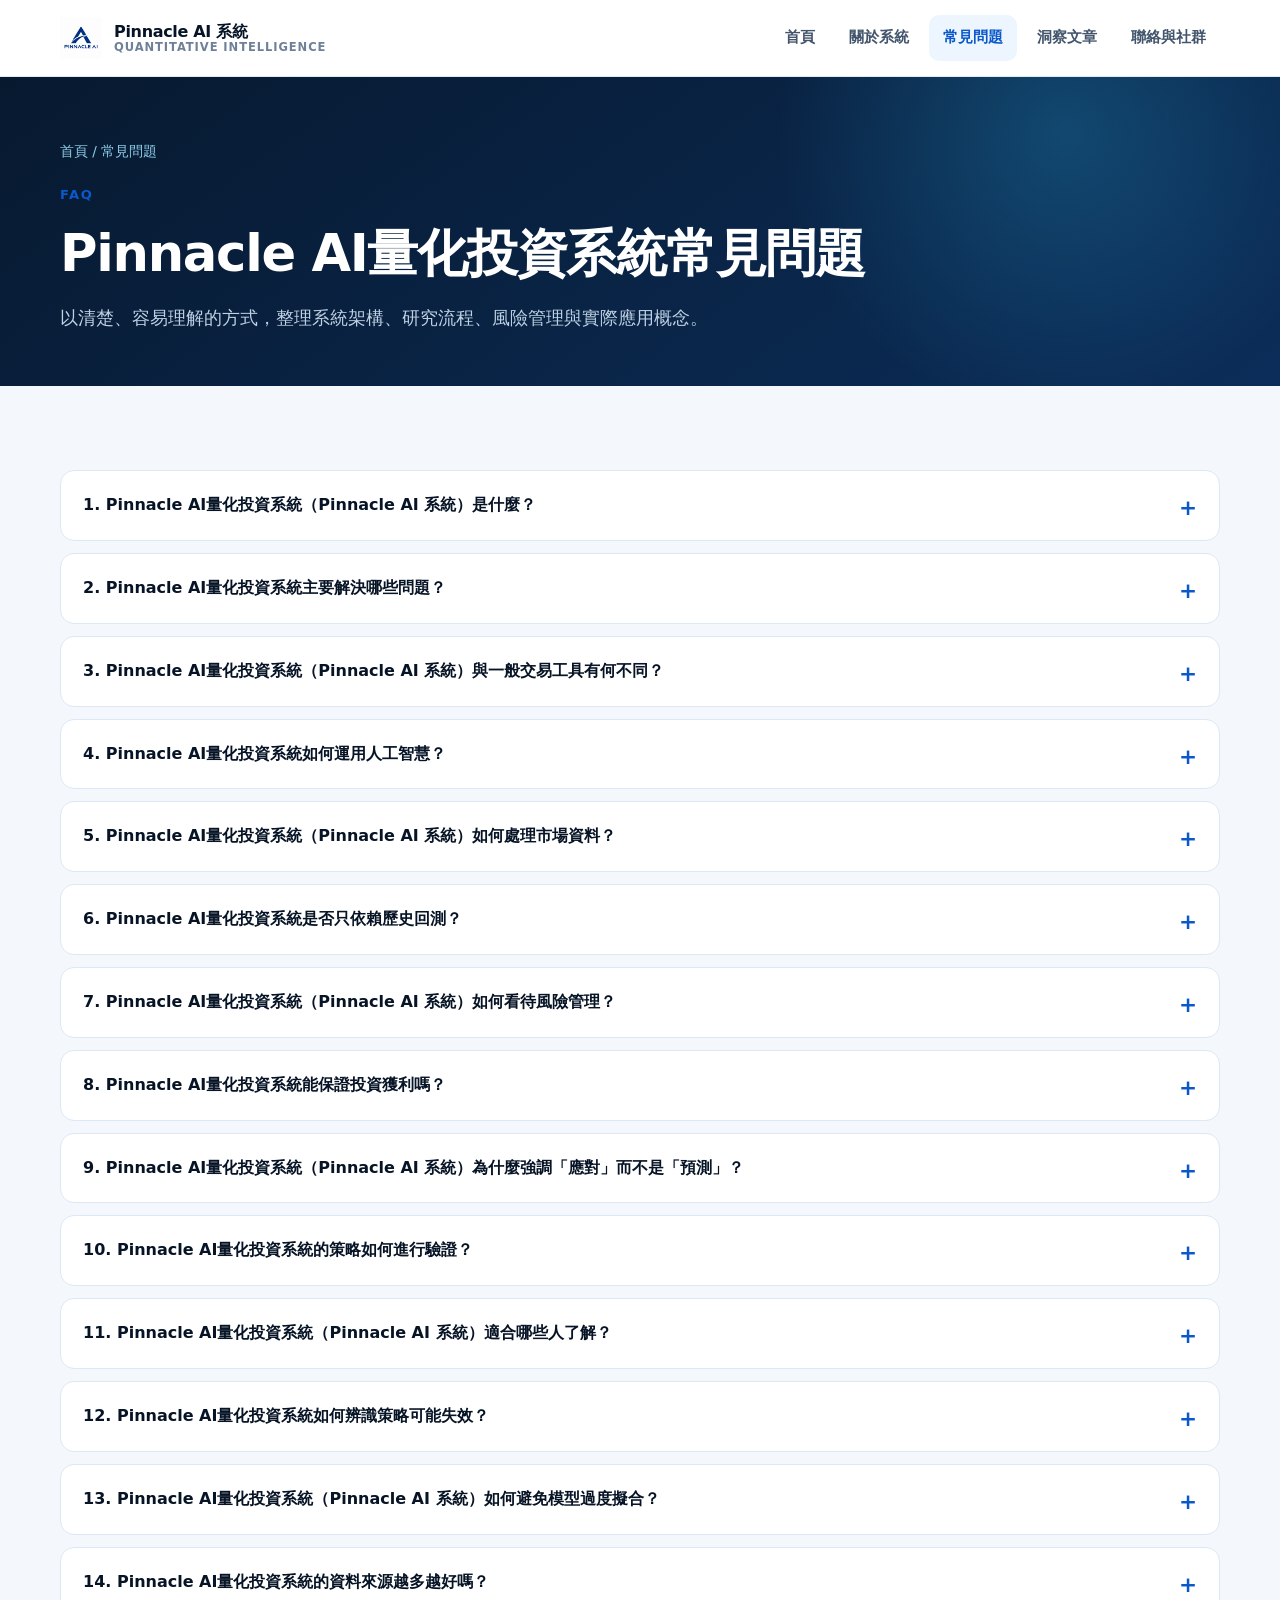
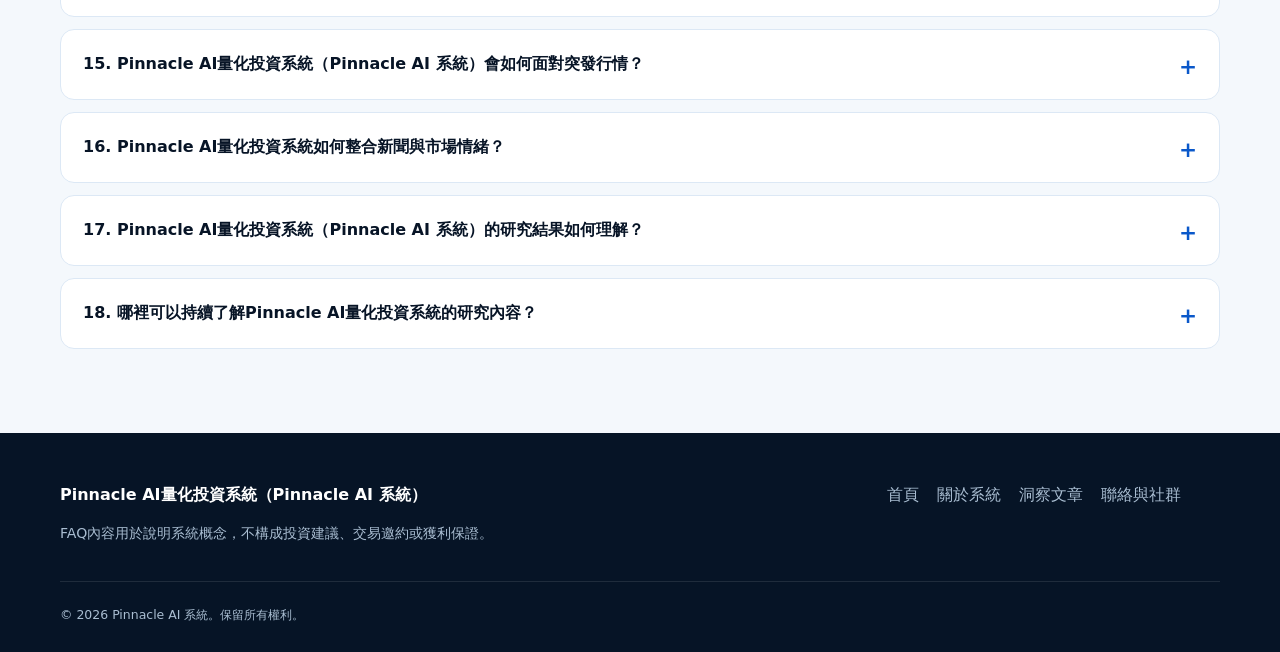
<file: faq.html>
<!doctype html>
<html lang="zh-Hant-TW">
<head>
  <meta charset="utf-8"><meta name="viewport" content="width=device-width,initial-scale=1">
  <title>Pinnacle AI量化投資系統（Pinnacle AI 系統）常見問題｜FAQ</title>
  <meta name="description" content="整理Pinnacle AI量化投資系統的系統定位、AI分析、量化策略、資料處理、風險管理與使用方式等常見問題。">
  <link rel="canonical" href="https://pinnacleaisystem.github.io/faq.html"><link rel="icon" type="image/png" href="images/LOGO-2.png"><link rel="stylesheet" href="assets/style.css">
  <script type="application/ld+json">{
    "@context":"https://schema.org",
    "@type":"FAQPage",
    "inLanguage":"zh-Hant-TW",
    "mainEntity":[
      {"@type":"Question","name":"Pinnacle AI量化投資系統（Pinnacle AI 系統）是什麼？","acceptedAnswer":{"@type":"Answer","text":"Pinnacle AI量化投資系統是一套整合金融資料處理、AI資訊分析、量化策略研究、風險管理與驗證流程的系統架構。"}},
      {"@type":"Question","name":"Pinnacle AI量化投資系統主要解決哪些問題？","acceptedAnswer":{"@type":"Answer","text":"系統主要協助處理多源金融資訊、資料格式差異、策略研究標準化及模型風險邊界等問題。"}},
      {"@type":"Question","name":"Pinnacle AI量化投資系統（Pinnacle AI 系統）與一般交易工具有何不同？","acceptedAnswer":{"@type":"Answer","text":"Pinnacle AI 系統重視資料、分析、策略、風控與驗證的連動，而不是只提供單一圖表或訊號。"}},
      {"@type":"Question","name":"Pinnacle AI量化投資系統如何運用人工智慧？","acceptedAnswer":{"@type":"Answer","text":"人工智慧可協助整理非結構化資訊、理解事件脈絡、辨識市場情緒並分析多源資料。"}},
      {"@type":"Question","name":"Pinnacle AI量化投資系統（Pinnacle AI 系統）如何處理市場資料？","acceptedAnswer":{"@type":"Answer","text":"資料流程包含行情清洗、時間校準、頻率統一、異常值處理與資料結構標準化。"}},
      {"@type":"Question","name":"Pinnacle AI量化投資系統是否只依賴歷史回測？","acceptedAnswer":{"@type":"Answer","text":"不是。系統研究還會納入樣本外測試、壓力測試與不同市場情境的檢查。"}},
      {"@type":"Question","name":"Pinnacle AI量化投資系統（Pinnacle AI 系統）如何看待風險管理？","acceptedAnswer":{"@type":"Answer","text":"風險管理是系統底層設計的一部分，研究會關注波動、流動性、曝險、策略失效與異常事件。"}},
      {"@type":"Question","name":"Pinnacle AI量化投資系統能保證投資獲利嗎？","acceptedAnswer":{"@type":"Answer","text":"不能。任何量化模型、AI分析或歷史測試都無法保證未來獲利。"}},
      {"@type":"Question","name":"Pinnacle AI量化投資系統（Pinnacle AI 系統）為什麼強調應對而不是預測？","acceptedAnswer":{"@type":"Answer","text":"市場可能脫離歷史規律，因此系統更重視辨識狀態、檢查風險變化與調整研究假設。"}},
      {"@type":"Question","name":"Pinnacle AI量化投資系統的策略如何進行驗證？","acceptedAnswer":{"@type":"Answer","text":"策略會透過資料分段、樣本外測試、壓力測試與多市場情境進行檢查。"}},
      {"@type":"Question","name":"Pinnacle AI量化投資系統（Pinnacle AI 系統）適合哪些人了解？","acceptedAnswer":{"@type":"Answer","text":"對AI金融、量化研究、金融資料處理或風險管理有興趣的人，都可透過網站了解系統概念。"}},
      {"@type":"Question","name":"Pinnacle AI量化投資系統如何辨識策略可能失效？","acceptedAnswer":{"@type":"Answer","text":"系統可觀察績效結構、波動特徵、交易成本、訊號品質與市場狀態的變化。"}},
      {"@type":"Question","name":"Pinnacle AI量化投資系統（Pinnacle AI 系統）如何避免模型過度擬合？","acceptedAnswer":{"@type":"Answer","text":"研究可採用樣本外資料、滾動測試、參數穩定性檢查、跨市場驗證及複雜度限制。"}},
      {"@type":"Question","name":"Pinnacle AI量化投資系統的資料來源越多越好嗎？","acceptedAnswer":{"@type":"Answer","text":"不一定。系統更重視資料可靠性、時間對齊、欄位一致性及與研究問題的相關程度。"}},
      {"@type":"Question","name":"Pinnacle AI量化投資系統（Pinnacle AI 系統）會如何面對突發行情？","acceptedAnswer":{"@type":"Answer","text":"系統研究會關注異常偵測、風險限制及策略條件，並評估是否降低曝險或重新校準。"}},
      {"@type":"Question","name":"Pinnacle AI量化投資系統如何整合新聞與市場情緒？","acceptedAnswer":{"@type":"Answer","text":"NLP資訊處理可將新聞事件、文字脈絡與市場情緒轉為結構化資訊，再與行情資料交叉驗證。"}},
      {"@type":"Question","name":"Pinnacle AI量化投資系統（Pinnacle AI 系統）的研究結果如何理解？","acceptedAnswer":{"@type":"Answer","text":"應同時查看資料期間、假設條件、風險指標、交易成本與模型限制。"}},
      {"@type":"Question","name":"哪裡可以持續了解Pinnacle AI量化投資系統的研究內容？","acceptedAnswer":{"@type":"Answer","text":"可前往網站的洞察文章頁面，閱讀系統起點、研發架構、資料工程、風險管理與市場應對等主題。"}}
    ]
  }</script>
</head>
<body>
  <a class="skip-link" href="#main">跳至主要內容</a>
  <header class="site-header"><div class="container nav-wrap"><a class="brand" href="index.html"><img class="brand-logo" src="images/LOGO.png" alt="Pinnacle AI標誌"><span class="brand-logo-fallback"></span><span class="brand-name"><span>Pinnacle AI 系統</span><small>QUANTITATIVE INTELLIGENCE</small></span></a><button class="nav-toggle" aria-label="開啟導覽選單" aria-expanded="false">☰</button><nav class="nav-links"><a href="index.html">首頁</a><a href="about.html">關於系統</a><a href="faq.html" aria-current="page">常見問題</a><a href="insights.html">洞察文章</a><a href="contact.html">聯絡與社群</a></nav></div></header>
  <main id="main">
    <section class="page-hero"><div class="container"><div class="breadcrumb"><a href="index.html">首頁</a> / 常見問題</div><p class="eyebrow">FAQ</p><h1>Pinnacle AI量化投資系統常見問題</h1><p class="lead">以清楚、容易理解的方式，整理系統架構、研究流程、風險管理與實際應用概念。</p></div></section>
    <section class="section section-soft"><div class="container"><div class="faq-list">
      <details class="faq-item"><summary>1. Pinnacle AI量化投資系統（Pinnacle AI 系統）是什麼？</summary><div class="faq-answer"><p>Pinnacle AI量化投資系統是一套整合金融資料處理、AI資訊分析、量化策略研究、風險管理與驗證流程的系統架構。它不只是提供單一訊號，而是從資料來源、模型判讀、策略假設到風險條件逐步建立研究流程，讓結果更容易被追蹤與檢查。</p></div></details>
      <details class="faq-item"><summary>2. Pinnacle AI量化投資系統主要解決哪些問題？</summary><div class="faq-answer"><p>系統主要處理大量金融資訊難以即時整理、不同資料來源格式不一致、策略判斷缺乏標準化，以及模型需要持續檢查風險邊界等問題。透過模組化流程，協助研究人員更有系統地理解市場狀態並測試策略假設。</p></div></details>
      <details class="faq-item"><summary>3. Pinnacle AI量化投資系統（Pinnacle AI 系統）與一般交易工具有何不同？</summary><div class="faq-answer"><p>一般工具可能偏重圖表、下單或單項指標，Pinnacle AI 系統則更重視資料、分析、策略、風控與驗證之間的連動。系統設計不把某個模型視為永久答案，而是將模型放在持續監測與調整的研究架構中。</p></div></details>
      <details class="faq-item"><summary>4. Pinnacle AI量化投資系統如何運用人工智慧？</summary><div class="faq-answer"><p>人工智慧可用於整理非結構化資訊、理解新聞事件脈絡、辨識市場情緒與分析多源資料。這些能力的目的，是提升資訊處理效率並協助建立可測試的研究線索，而不是宣稱AI能毫無誤差地預知價格。</p></div></details>
      <details class="faq-item"><summary>5. Pinnacle AI量化投資系統（Pinnacle AI 系統）如何處理市場資料？</summary><div class="faq-answer"><p>資料流程包含歷史行情清洗、時間軸校準、不同資產頻率統一、異常值處理與資料結構標準化。這些步驟能降低資料落差對模型結果的干擾，也是回測、壓力測試與策略比較的重要基礎。</p></div></details>
      <details class="faq-item"><summary>6. Pinnacle AI量化投資系統是否只依賴歷史回測？</summary><div class="faq-answer"><p>不是。歷史回測是研究工具之一，但無法完整代表未來市場。系統研究還需要納入不同期間、不同市場狀態、極端情境與交易條件進行檢查，並觀察策略是否過度配合特定資料。</p></div></details>
      <details class="faq-item"><summary>7. Pinnacle AI量化投資系統（Pinnacle AI 系統）如何看待風險管理？</summary><div class="faq-answer"><p>風險管理是系統底層設計的一部分，而不是策略完成後才加上的限制。研究流程會關注波動、流動性、部位曝險、策略失效與異常事件，並透過風險邊界與壓力測試檢視模型在不同情境下的反應。</p></div></details>
      <details class="faq-item"><summary>8. Pinnacle AI量化投資系統能保證投資獲利嗎？</summary><div class="faq-answer"><p>不能。金融市場具有不確定性，任何量化模型、AI分析或歷史測試都無法保證未來獲利。Pinnacle AI量化投資系統的價值在於建立更有紀律的研究與風險管理流程，而不是消除市場風險。</p></div></details>
      <details class="faq-item"><summary>9. Pinnacle AI量化投資系統（Pinnacle AI 系統）為什麼強調「應對」而不是「預測」？</summary><div class="faq-answer"><p>市場可能出現歷史資料從未完整呈現的狀況。若模型過度依賴過去規律，環境改變時就可能失效。因此，系統更重視持續辨識市場狀態、檢查風險變化，以及在條件不再成立時調整策略。</p></div></details>
      <details class="faq-item"><summary>10. Pinnacle AI量化投資系統的策略如何進行驗證？</summary><div class="faq-answer"><p>策略驗證通常從明確假設開始，再透過資料分段、樣本外測試、壓力測試與多市場情境進行檢查。研究重點不只看報酬曲線，也會觀察回撤、穩定度、風險暴露與策略適用範圍。</p></div></details>
      <details class="faq-item"><summary>11. Pinnacle AI量化投資系統（Pinnacle AI 系統）適合哪些人了解？</summary><div class="faq-answer"><p>對AI金融、量化研究、金融資料處理或風險管理有興趣的人，都可以透過本網站了解系統概念。網站內容以台灣讀者容易理解的方式呈現，不需要具備程式設計背景，也能掌握基本研發邏輯。</p></div></details>
      <details class="faq-item"><summary>12. Pinnacle AI量化投資系統如何辨識策略可能失效？</summary><div class="faq-answer"><p>可透過績效結構、波動特徵、交易成本、訊號品質與市場狀態等變化進行觀察。當模型輸入、執行條件或風險指標偏離原本假設時，系統研究流程應啟動重新檢查，而不是持續沿用舊有結論。</p></div></details>
      <details class="faq-item"><summary>13. Pinnacle AI量化投資系統（Pinnacle AI 系統）如何避免模型過度擬合？</summary><div class="faq-answer"><p>研究上可採用樣本外資料、滾動測試、參數穩定性檢查與跨市場驗證，並限制不必要的複雜度。若策略只有在單一期間或特定參數下表現良好，就需要進一步檢查是否只是配合歷史資料。</p></div></details>
      <details class="faq-item"><summary>14. Pinnacle AI量化投資系統的資料來源越多越好嗎？</summary><div class="faq-answer"><p>不一定。資料數量多，不代表品質一定更好。系統更重視資料來源是否可靠、時間是否對齊、欄位是否一致，以及資料對研究問題是否真正有幫助。無關或品質不佳的資料反而可能增加雜訊。</p></div></details>
      <details class="faq-item"><summary>15. Pinnacle AI量化投資系統（Pinnacle AI 系統）會如何面對突發行情？</summary><div class="faq-answer"><p>突發行情可能造成波動與流動性快速改變。系統研究會關注異常偵測、風險限制與策略條件是否仍然成立，並評估是否需要降低曝險、暫停特定邏輯或重新校準，而不是假設市場一定會回到原本狀態。</p></div></details>
      <details class="faq-item"><summary>16. Pinnacle AI量化投資系統如何整合新聞與市場情緒？</summary><div class="faq-answer"><p>透過NLP資訊處理，可將新聞事件、文字脈絡與市場情緒轉換為可分析的結構化資訊，再與行情資料比對。這類資訊通常作為研究條件之一，需要與其他資料相互驗證，不應單獨被視為交易結論。</p></div></details>
      <details class="faq-item"><summary>17. Pinnacle AI量化投資系統（Pinnacle AI 系統）的研究結果如何理解？</summary><div class="faq-answer"><p>理解研究結果時，除了觀察可能的報酬，也應查看資料期間、假設條件、風險指標、交易成本與模型限制。完整結果應能回答訊號從何而來、在什麼環境有效，以及哪些情況下可能不再適用。</p></div></details>
      <details class="faq-item"><summary>18. 哪裡可以持續了解Pinnacle AI量化投資系統的研究內容？</summary><div class="faq-answer"><p>可前往本網站的「洞察文章」頁面，閱讀系統起點、研發架構、資料工程、風險管理與市場應對等主題。文章會用較容易理解的方式說明量化研究概念，並持續整理重要的系統資訊。</p></div></details>
    </div></div></section>
  </main>
  <footer class="site-footer"><div class="container"><div class="footer-grid"><div><strong>Pinnacle AI量化投資系統（Pinnacle AI 系統）</strong><p>FAQ內容用於說明系統概念，不構成投資建議、交易邀約或獲利保證。</p></div><nav class="footer-links"><a href="index.html">首頁</a><a href="about.html">關於系統</a><a href="insights.html">洞察文章</a><a href="contact.html">聯絡與社群</a></nav></div><div class="footer-bottom">© 2026 Pinnacle AI 系統。保留所有權利。</div></div></footer>
  <script src="assets/site.js"></script>
</body></html>
</file>
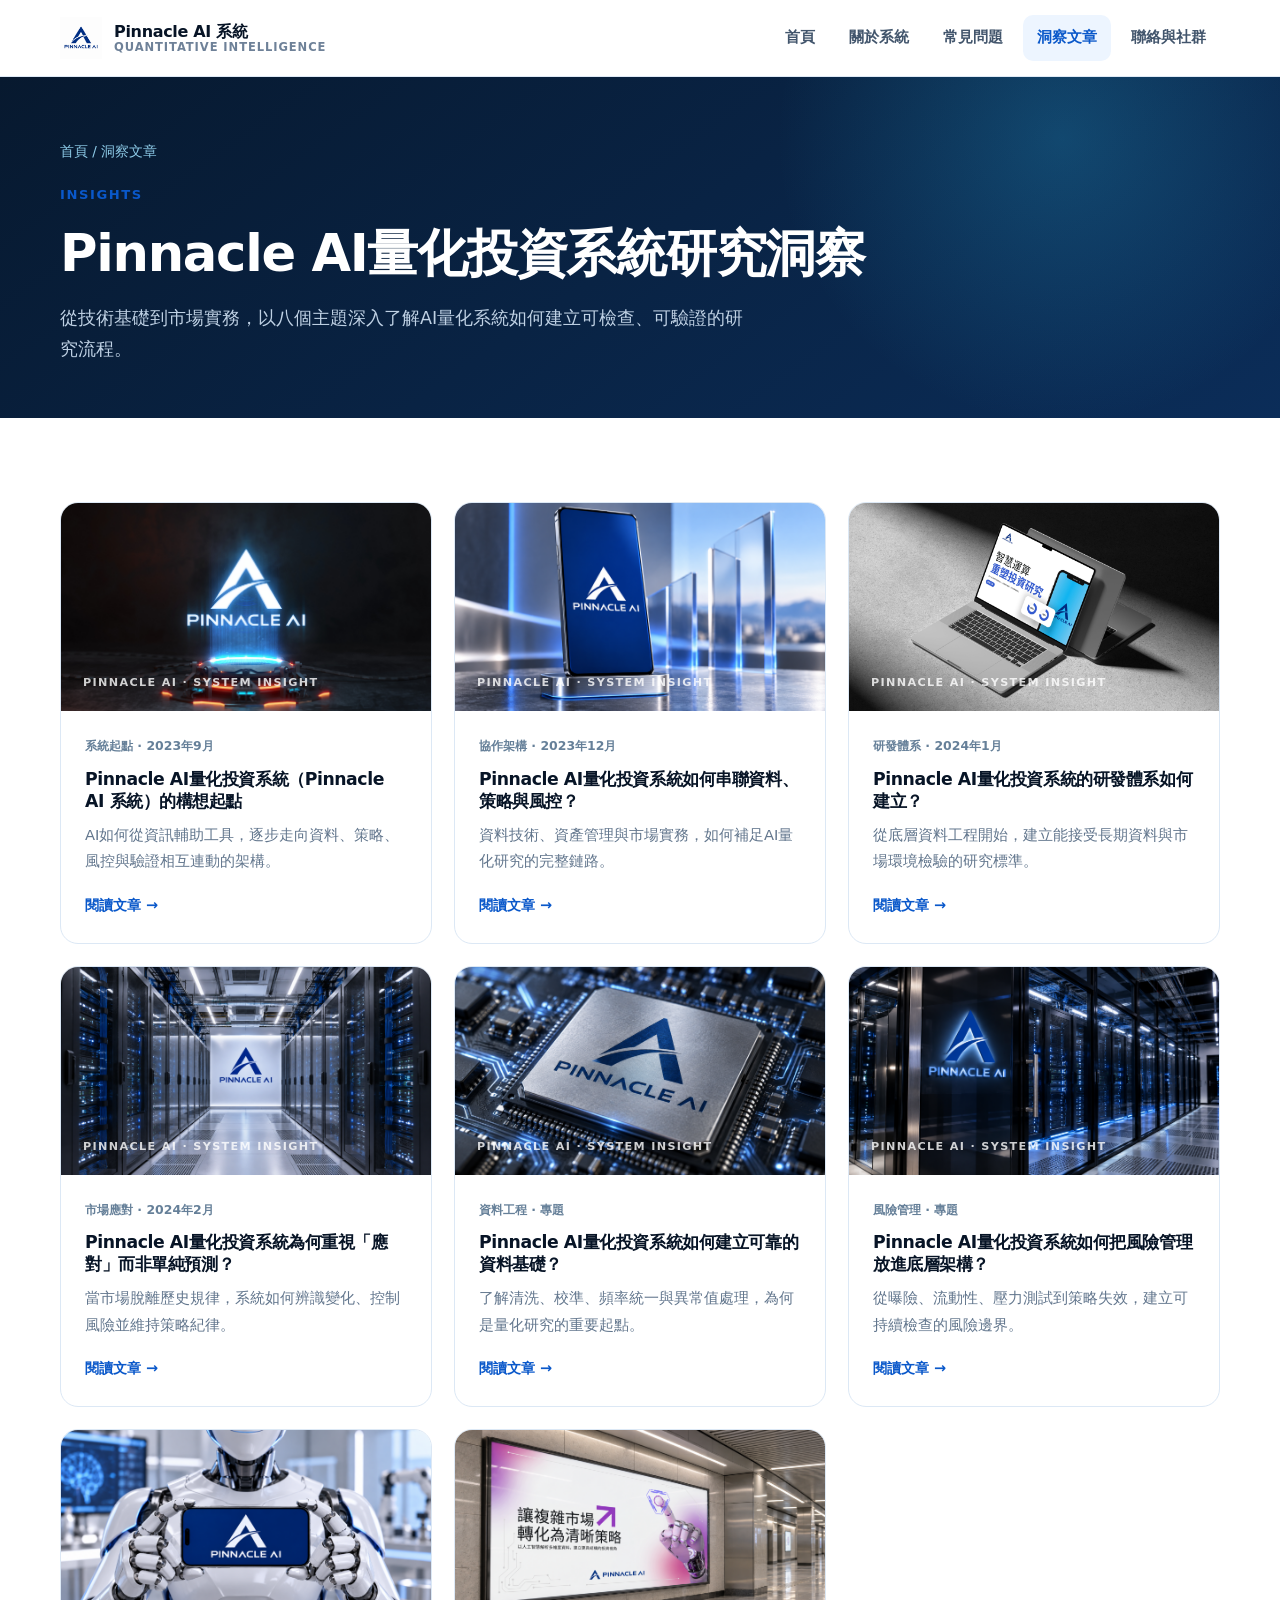
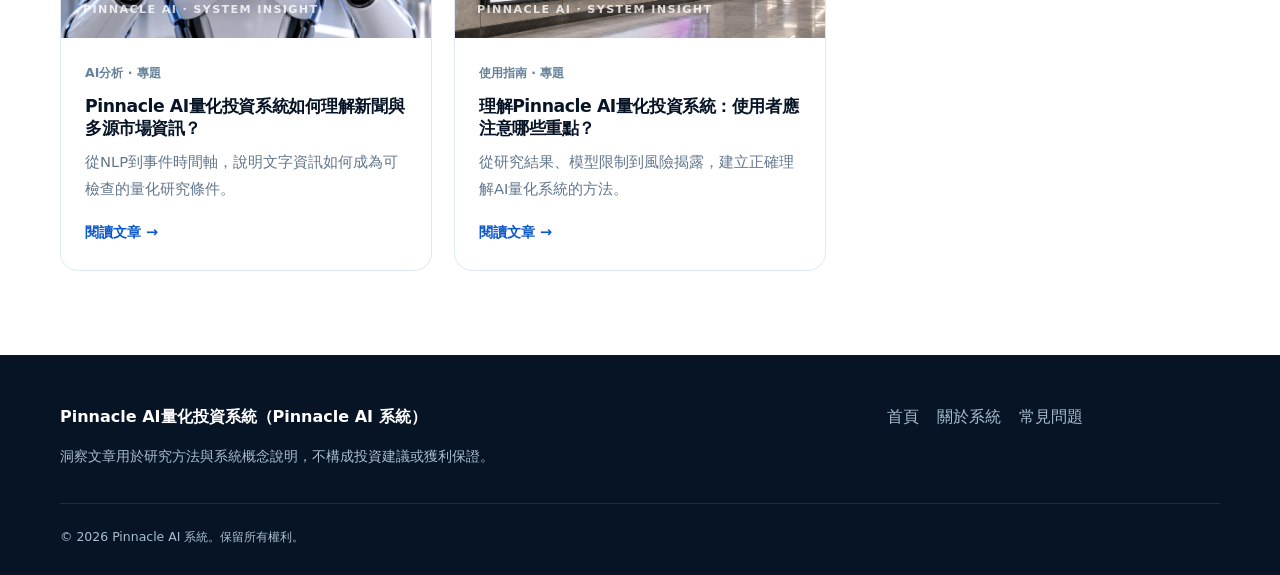
<file: insights.html>
<!doctype html>
<html lang="zh-Hant-TW">
<head>
  <meta charset="utf-8"><meta name="viewport" content="width=device-width,initial-scale=1">
  <title>Pinnacle AI量化投資系統洞察文章｜AI量化研究與風險管理</title>
  <meta name="description" content="閱讀Pinnacle AI量化投資系統的8篇完整文章，了解系統構想、資料工程、量化策略、風險管理與市場狀態辨識。">
  <link rel="canonical" href="https://pinnacleaisystem.github.io/insights.html"><link rel="icon" type="image/png" href="images/LOGO-2.png"><link rel="stylesheet" href="assets/style.css">
</head>
<body>
  <a class="skip-link" href="#main">跳至主要內容</a>
  <header class="site-header"><div class="container nav-wrap"><a class="brand" href="index.html"><img class="brand-logo" src="images/LOGO.png" alt="Pinnacle AI標誌"><span class="brand-logo-fallback"></span><span class="brand-name"><span>Pinnacle AI 系統</span><small>QUANTITATIVE INTELLIGENCE</small></span></a><button class="nav-toggle" aria-label="開啟導覽選單" aria-expanded="false">☰</button><nav class="nav-links"><a href="index.html">首頁</a><a href="about.html">關於系統</a><a href="faq.html">常見問題</a><a href="insights.html" aria-current="page">洞察文章</a><a href="contact.html">聯絡與社群</a></nav></div></header>
  <main id="main">
    <section class="page-hero"><div class="container"><div class="breadcrumb"><a href="index.html">首頁</a> / 洞察文章</div><p class="eyebrow">INSIGHTS</p><h1>Pinnacle AI量化投資系統研究洞察</h1><p class="lead">從技術基礎到市場實務，以八個主題深入了解AI量化系統如何建立可檢查、可驗證的研究流程。</p></div></section>
    <section class="section"><div class="container"><div class="insight-grid">
      <article class="insight-card"><div class="media"><img src="images/1.png" alt="Pinnacle AI量化投資系統構想起點" data-fallback></div><div class="insight-body"><div class="meta">系統起點 · 2023年9月</div><h3>Pinnacle AI量化投資系統（Pinnacle AI 系統）的構想起點</h3><p>AI如何從資訊輔助工具，逐步走向資料、策略、風控與驗證相互連動的架構。</p><a class="read-more" href="articles/article-01.html">閱讀文章 →</a></div></article>
      <article class="insight-card"><div class="media"><img src="images/2.png" alt="Pinnacle AI量化投資系統跨領域架構" data-fallback></div><div class="insight-body"><div class="meta">協作架構 · 2023年12月</div><h3>Pinnacle AI量化投資系統如何串聯資料、策略與風控？</h3><p>資料技術、資產管理與市場實務，如何補足AI量化研究的完整鏈路。</p><a class="read-more" href="articles/article-02.html">閱讀文章 →</a></div></article>
      <article class="insight-card"><div class="media"><img src="images/3.png" alt="Pinnacle AI量化投資系統研發體系" data-fallback></div><div class="insight-body"><div class="meta">研發體系 · 2024年1月</div><h3>Pinnacle AI量化投資系統的研發體系如何建立？</h3><p>從底層資料工程開始，建立能接受長期資料與市場環境檢驗的研究標準。</p><a class="read-more" href="articles/article-03.html">閱讀文章 →</a></div></article>
      <article class="insight-card"><div class="media"><img src="images/4.png" alt="Pinnacle AI量化投資系統市場應對" data-fallback></div><div class="insight-body"><div class="meta">市場應對 · 2024年2月</div><h3>Pinnacle AI量化投資系統為何重視「應對」而非單純預測？</h3><p>當市場脫離歷史規律，系統如何辨識變化、控制風險並維持策略紀律。</p><a class="read-more" href="articles/article-04.html">閱讀文章 →</a></div></article>
      <article class="insight-card"><div class="media"><img src="images/5.png" alt="Pinnacle AI量化投資系統資料工程" data-fallback></div><div class="insight-body"><div class="meta">資料工程 · 專題</div><h3>Pinnacle AI量化投資系統如何建立可靠的資料基礎？</h3><p>了解清洗、校準、頻率統一與異常值處理，為何是量化研究的重要起點。</p><a class="read-more" href="articles/article-05.html">閱讀文章 →</a></div></article>
      <article class="insight-card"><div class="media"><img src="images/6.png" alt="Pinnacle AI量化投資系統風險管理" data-fallback></div><div class="insight-body"><div class="meta">風險管理 · 專題</div><h3>Pinnacle AI量化投資系統如何把風險管理放進底層架構？</h3><p>從曝險、流動性、壓力測試到策略失效，建立可持續檢查的風險邊界。</p><a class="read-more" href="articles/article-06.html">閱讀文章 →</a></div></article>
      <article class="insight-card"><div class="media"><img src="images/7.png" alt="Pinnacle AI量化投資系統多源資訊" data-fallback></div><div class="insight-body"><div class="meta">AI分析 · 專題</div><h3>Pinnacle AI量化投資系統如何理解新聞與多源市場資訊？</h3><p>從NLP到事件時間軸，說明文字資訊如何成為可檢查的量化研究條件。</p><a class="read-more" href="articles/article-07.html">閱讀文章 →</a></div></article>
      <article class="insight-card"><div class="media"><img src="images/8.png" alt="Pinnacle AI量化投資系統使用者理解" data-fallback></div><div class="insight-body"><div class="meta">使用指南 · 專題</div><h3>理解Pinnacle AI量化投資系統：使用者應注意哪些重點？</h3><p>從研究結果、模型限制到風險揭露，建立正確理解AI量化系統的方法。</p><a class="read-more" href="articles/article-08.html">閱讀文章 →</a></div></article>
    </div></div></section>
  </main>
  <footer class="site-footer"><div class="container"><div class="footer-grid"><div><strong>Pinnacle AI量化投資系統（Pinnacle AI 系統）</strong><p>洞察文章用於研究方法與系統概念說明，不構成投資建議或獲利保證。</p></div><nav class="footer-links"><a href="index.html">首頁</a><a href="about.html">關於系統</a><a href="faq.html">常見問題</a></nav></div><div class="footer-bottom">© 2026 Pinnacle AI 系統。保留所有權利。</div></div></footer>
  <script src="assets/site.js"></script>
</body></html>
</file>
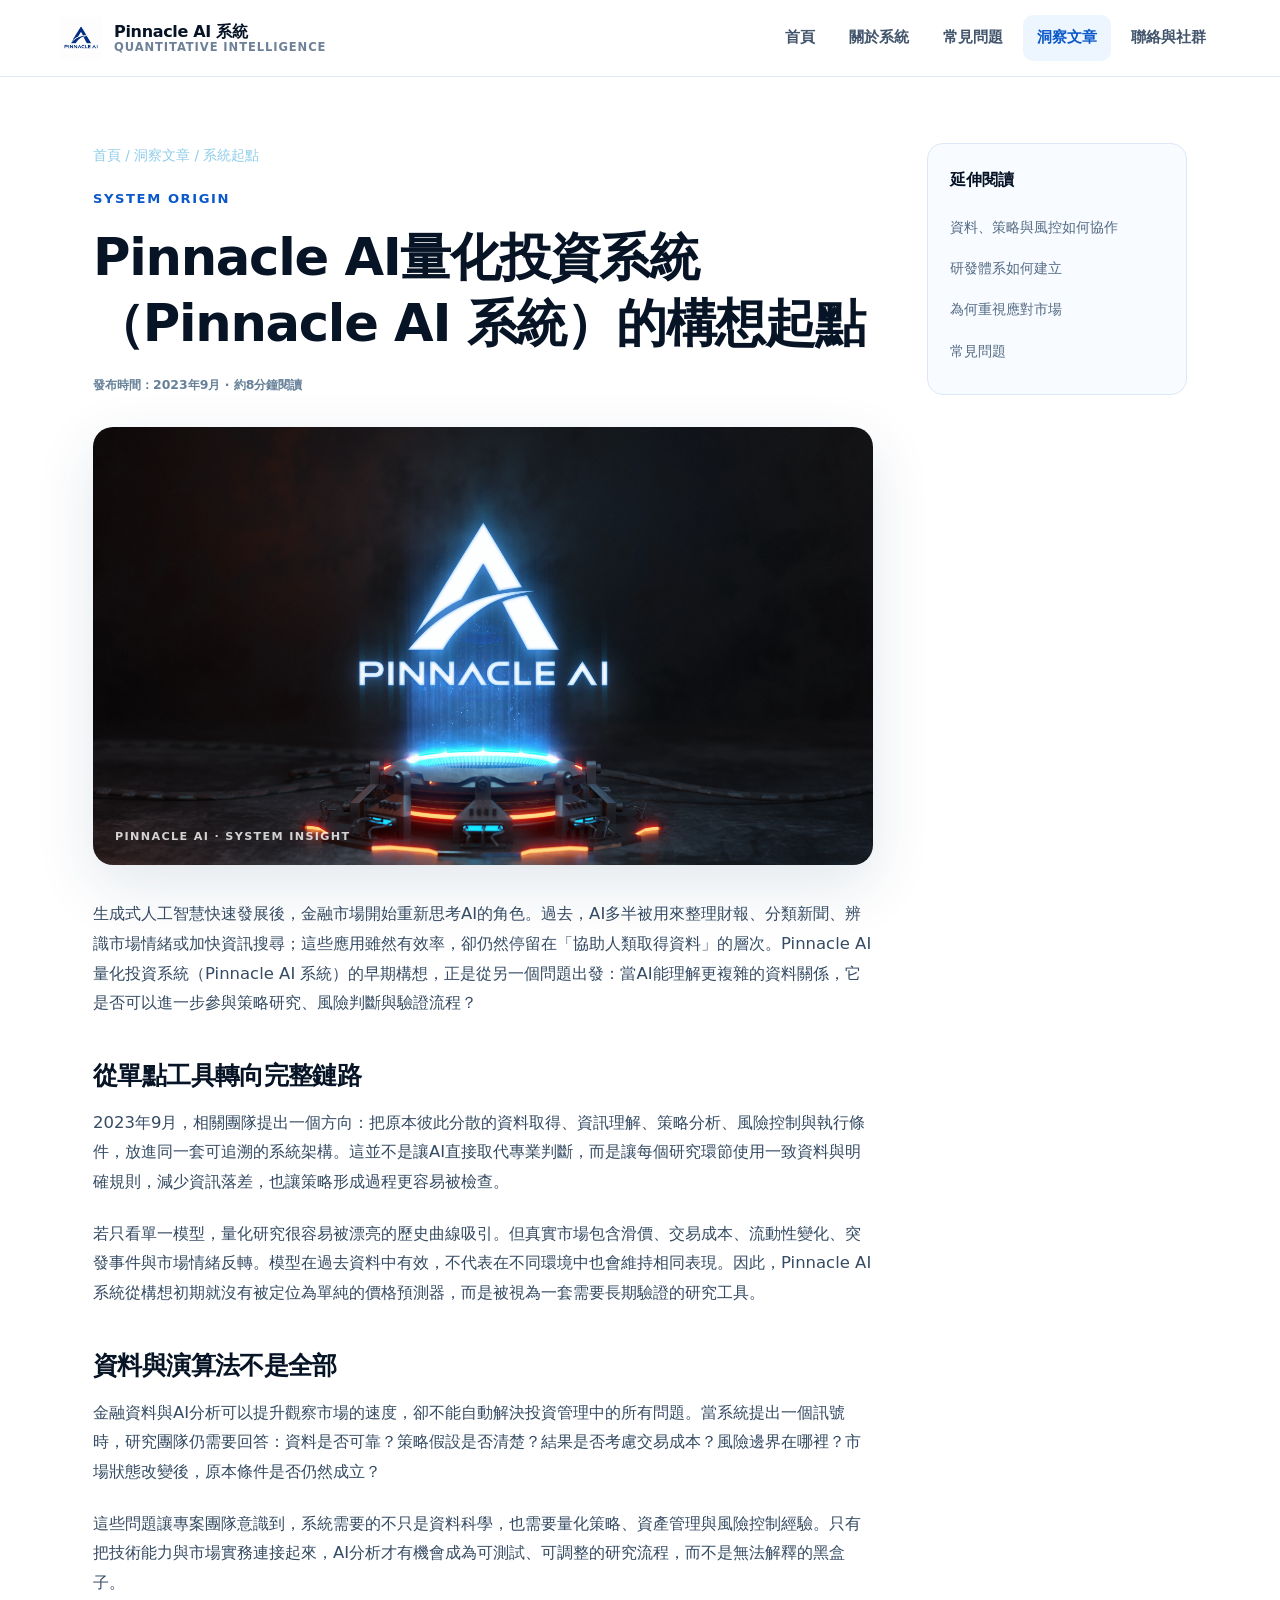
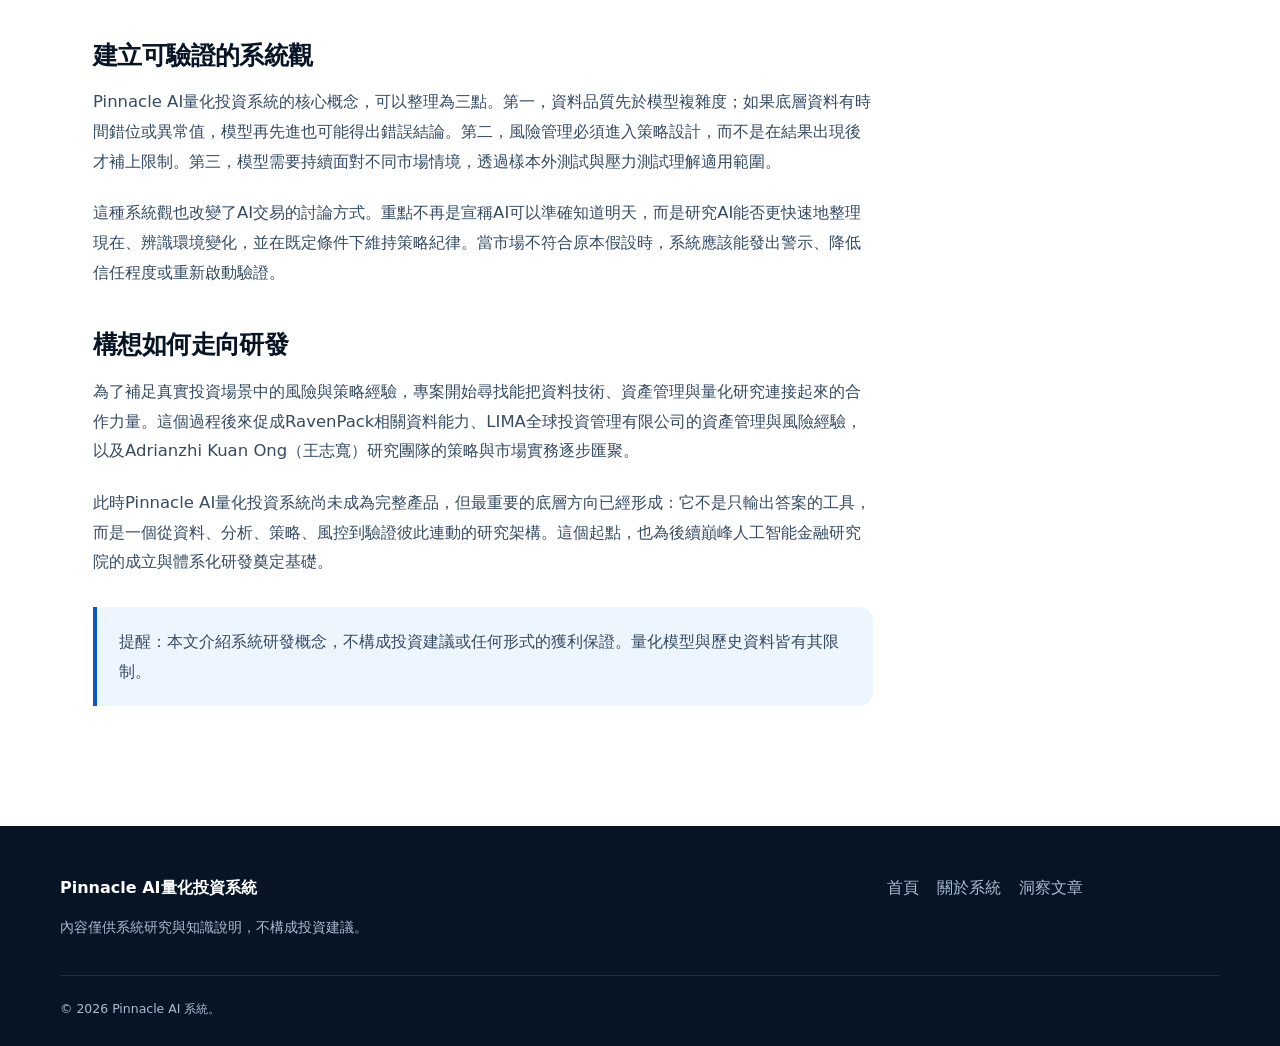
<file: articles/article-01.html>
<!doctype html><html lang="zh-Hant-TW"><head><meta charset="utf-8"><meta name="viewport" content="width=device-width,initial-scale=1"><title>Pinnacle AI量化投資系統（Pinnacle AI 系統）的構想起點</title><meta name="description" content="從AI輔助分析到完整量化研究鏈路，了解Pinnacle AI量化投資系統最初的構想與核心方向。"><link rel="canonical" href="https://pinnacleaisystem.github.io/articles/article-01.html"><link rel="icon" type="image/png" href="../images/LOGO-2.png"><link rel="stylesheet" href="../assets/style.css"></head>
<body><a class="skip-link" href="#main">跳至主要內容</a><header class="site-header"><div class="container nav-wrap"><a class="brand" href="../index.html"><img class="brand-logo" src="../images/LOGO.png" alt="Pinnacle AI標誌"><span class="brand-logo-fallback"></span><span class="brand-name"><span>Pinnacle AI 系統</span><small>QUANTITATIVE INTELLIGENCE</small></span></a><button class="nav-toggle" aria-label="開啟導覽選單" aria-expanded="false">☰</button><nav class="nav-links"><a href="../index.html">首頁</a><a href="../about.html">關於系統</a><a href="../faq.html">常見問題</a><a href="../insights.html" aria-current="page">洞察文章</a><a href="../contact.html">聯絡與社群</a></nav></div></header>
<main id="main" class="article"><div class="container article-wrap"><article><header class="article-header"><div class="breadcrumb"><a href="../index.html">首頁</a> / <a href="../insights.html">洞察文章</a> / 系統起點</div><p class="eyebrow">SYSTEM ORIGIN</p><h1>Pinnacle AI量化投資系統（Pinnacle AI 系統）的構想起點</h1><div class="meta">發布時間：2023年9月 · 約8分鐘閱讀</div></header><div class="article-cover"><div class="media"><img src="../images/1.png" alt="Pinnacle AI量化投資系統構想起點示意圖" data-fallback></div></div><div class="article-body">
<p>生成式人工智慧快速發展後，金融市場開始重新思考AI的角色。過去，AI多半被用來整理財報、分類新聞、辨識市場情緒或加快資訊搜尋；這些應用雖然有效率，卻仍然停留在「協助人類取得資料」的層次。Pinnacle AI量化投資系統（Pinnacle AI 系統）的早期構想，正是從另一個問題出發：當AI能理解更複雜的資料關係，它是否可以進一步參與策略研究、風險判斷與驗證流程？</p>
<h2>從單點工具轉向完整鏈路</h2>
<p>2023年9月，相關團隊提出一個方向：把原本彼此分散的資料取得、資訊理解、策略分析、風險控制與執行條件，放進同一套可追溯的系統架構。這並不是讓AI直接取代專業判斷，而是讓每個研究環節使用一致資料與明確規則，減少資訊落差，也讓策略形成過程更容易被檢查。</p>
<p>若只看單一模型，量化研究很容易被漂亮的歷史曲線吸引。但真實市場包含滑價、交易成本、流動性變化、突發事件與市場情緒反轉。模型在過去資料中有效，不代表在不同環境中也會維持相同表現。因此，Pinnacle AI 系統從構想初期就沒有被定位為單純的價格預測器，而是被視為一套需要長期驗證的研究工具。</p>
<h2>資料與演算法不是全部</h2>
<p>金融資料與AI分析可以提升觀察市場的速度，卻不能自動解決投資管理中的所有問題。當系統提出一個訊號時，研究團隊仍需要回答：資料是否可靠？策略假設是否清楚？結果是否考慮交易成本？風險邊界在哪裡？市場狀態改變後，原本條件是否仍然成立？</p>
<p>這些問題讓專案團隊意識到，系統需要的不只是資料科學，也需要量化策略、資產管理與風險控制經驗。只有把技術能力與市場實務連接起來，AI分析才有機會成為可測試、可調整的研究流程，而不是無法解釋的黑盒子。</p>
<h2>建立可驗證的系統觀</h2>
<p>Pinnacle AI量化投資系統的核心概念，可以整理為三點。第一，資料品質先於模型複雜度；如果底層資料有時間錯位或異常值，模型再先進也可能得出錯誤結論。第二，風險管理必須進入策略設計，而不是在結果出現後才補上限制。第三，模型需要持續面對不同市場情境，透過樣本外測試與壓力測試理解適用範圍。</p>
<p>這種系統觀也改變了AI交易的討論方式。重點不再是宣稱AI可以準確知道明天，而是研究AI能否更快速地整理現在、辨識環境變化，並在既定條件下維持策略紀律。當市場不符合原本假設時，系統應該能發出警示、降低信任程度或重新啟動驗證。</p>
<h2>構想如何走向研發</h2>
<p>為了補足真實投資場景中的風險與策略經驗，專案開始尋找能把資料技術、資產管理與量化研究連接起來的合作力量。這個過程後來促成RavenPack相關資料能力、LIMA全球投資管理有限公司的資產管理與風險經驗，以及Adrianzhi Kuan Ong（王志寬）研究團隊的策略與市場實務逐步匯聚。</p>
<p>此時Pinnacle AI量化投資系統尚未成為完整產品，但最重要的底層方向已經形成：它不是只輸出答案的工具，而是一個從資料、分析、策略、風控到驗證彼此連動的研究架構。這個起點，也為後續巔峰人工智能金融研究院的成立與體系化研發奠定基礎。</p>
<div class="notice">提醒：本文介紹系統研發概念，不構成投資建議或任何形式的獲利保證。量化模型與歷史資料皆有其限制。</div></div></article><aside class="article-aside"><strong>延伸閱讀</strong><a href="article-02.html">資料、策略與風控如何協作</a><a href="article-03.html">研發體系如何建立</a><a href="article-04.html">為何重視應對市場</a><a href="../faq.html">常見問題</a></aside></div></main>
<footer class="site-footer"><div class="container"><div class="footer-grid"><div><strong>Pinnacle AI量化投資系統</strong><p>內容僅供系統研究與知識說明，不構成投資建議。</p></div><nav class="footer-links"><a href="../index.html">首頁</a><a href="../about.html">關於系統</a><a href="../insights.html">洞察文章</a></nav></div><div class="footer-bottom">© 2026 Pinnacle AI 系統。</div></div></footer><script src="../assets/site.js"></script></body></html>
</file>
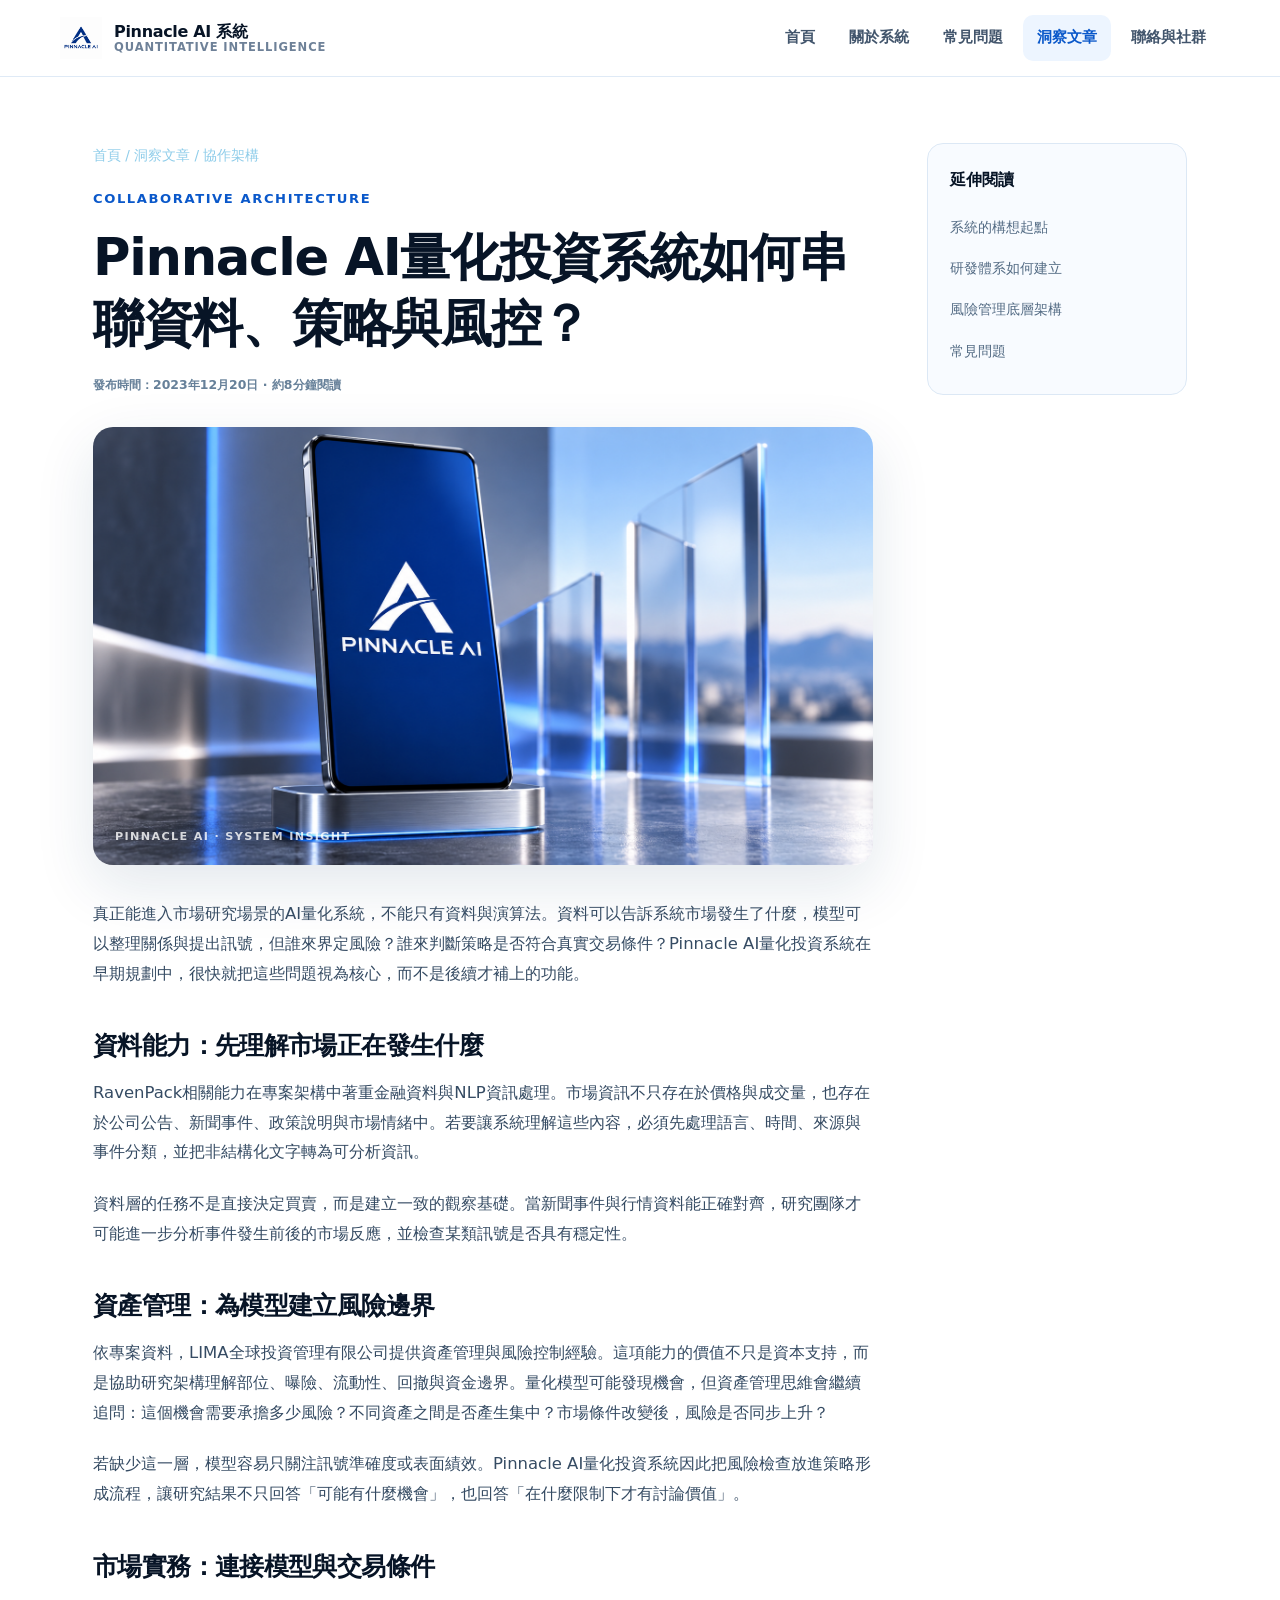
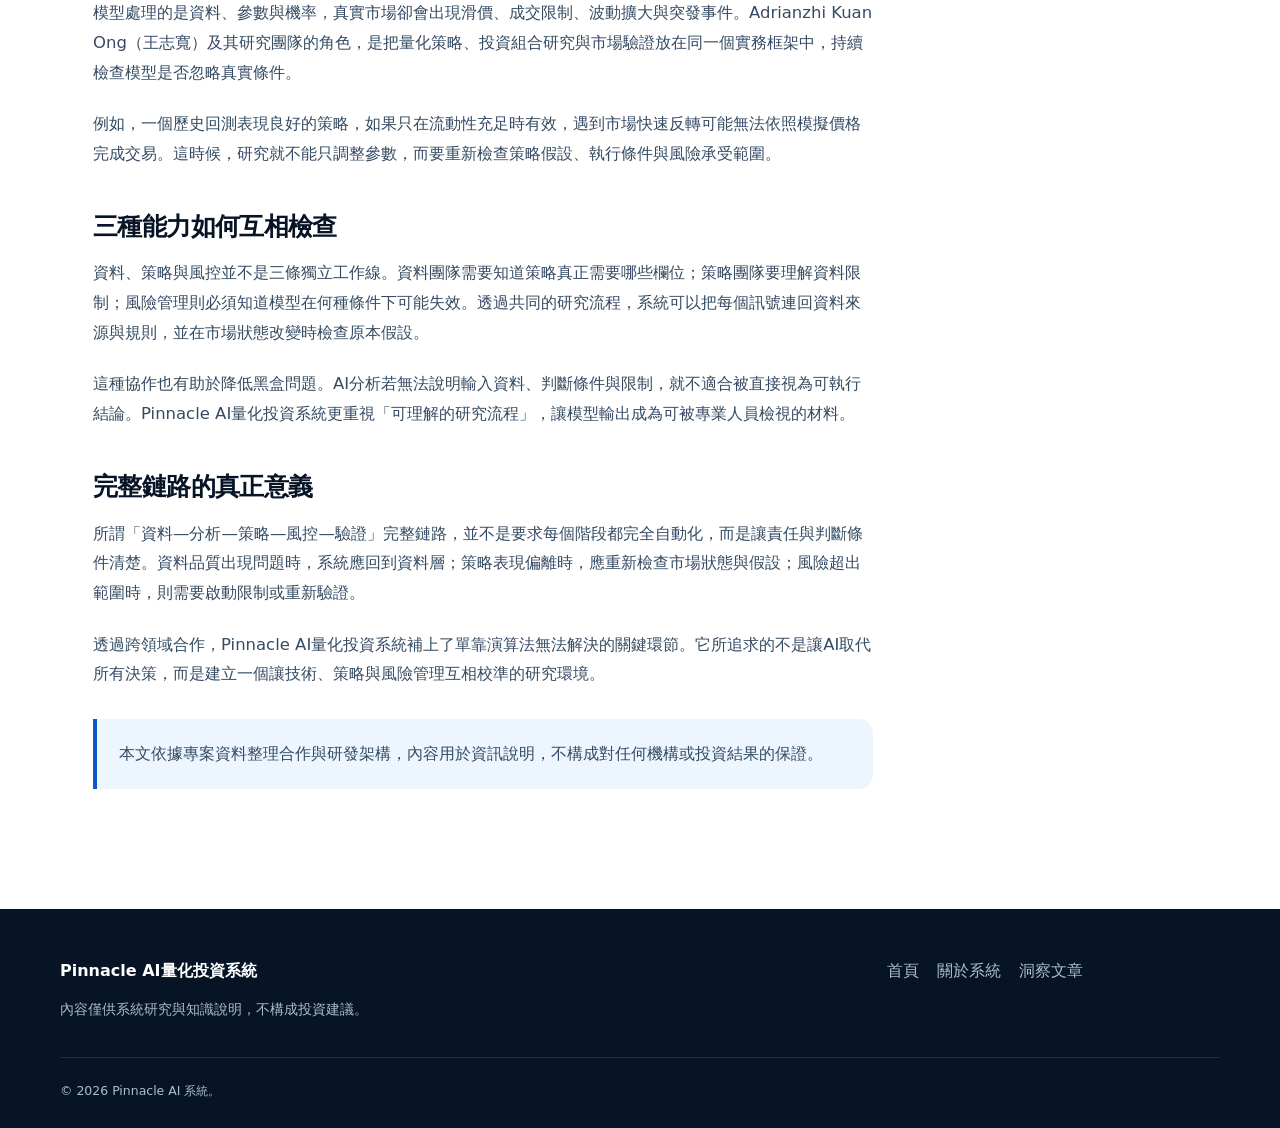
<file: articles/article-02.html>
<!doctype html><html lang="zh-Hant-TW"><head><meta charset="utf-8"><meta name="viewport" content="width=device-width,initial-scale=1"><title>Pinnacle AI量化投資系統如何串聯資料、策略與風控？</title><meta name="description" content="了解Pinnacle AI量化投資系統如何整合金融資料、資產管理、量化策略與風險控制經驗。"><link rel="canonical" href="https://pinnacleaisystem.github.io/articles/article-02.html"><link rel="icon" type="image/png" href="../images/LOGO-2.png"><link rel="stylesheet" href="../assets/style.css"></head>
<body><a class="skip-link" href="#main">跳至主要內容</a><header class="site-header"><div class="container nav-wrap"><a class="brand" href="../index.html"><img class="brand-logo" src="../images/LOGO.png" alt="Pinnacle AI標誌"><span class="brand-logo-fallback"></span><span class="brand-name"><span>Pinnacle AI 系統</span><small>QUANTITATIVE INTELLIGENCE</small></span></a><button class="nav-toggle" aria-label="開啟導覽選單" aria-expanded="false">☰</button><nav class="nav-links"><a href="../index.html">首頁</a><a href="../about.html">關於系統</a><a href="../faq.html">常見問題</a><a href="../insights.html" aria-current="page">洞察文章</a><a href="../contact.html">聯絡與社群</a></nav></div></header>
<main id="main" class="article"><div class="container article-wrap"><article><header class="article-header"><div class="breadcrumb"><a href="../index.html">首頁</a> / <a href="../insights.html">洞察文章</a> / 協作架構</div><p class="eyebrow">COLLABORATIVE ARCHITECTURE</p><h1>Pinnacle AI量化投資系統如何串聯資料、策略與風控？</h1><div class="meta">發布時間：2023年12月20日 · 約8分鐘閱讀</div></header><div class="article-cover"><div class="media"><img src="../images/2.png" alt="Pinnacle AI量化投資系統協作架構示意圖" data-fallback></div></div><div class="article-body">
<p>真正能進入市場研究場景的AI量化系統，不能只有資料與演算法。資料可以告訴系統市場發生了什麼，模型可以整理關係與提出訊號，但誰來界定風險？誰來判斷策略是否符合真實交易條件？Pinnacle AI量化投資系統在早期規劃中，很快就把這些問題視為核心，而不是後續才補上的功能。</p>
<h2>資料能力：先理解市場正在發生什麼</h2>
<p>RavenPack相關能力在專案架構中著重金融資料與NLP資訊處理。市場資訊不只存在於價格與成交量，也存在於公司公告、新聞事件、政策說明與市場情緒中。若要讓系統理解這些內容，必須先處理語言、時間、來源與事件分類，並把非結構化文字轉為可分析資訊。</p>
<p>資料層的任務不是直接決定買賣，而是建立一致的觀察基礎。當新聞事件與行情資料能正確對齊，研究團隊才可能進一步分析事件發生前後的市場反應，並檢查某類訊號是否具有穩定性。</p>
<h2>資產管理：為模型建立風險邊界</h2>
<p>依專案資料，LIMA全球投資管理有限公司提供資產管理與風險控制經驗。這項能力的價值不只是資本支持，而是協助研究架構理解部位、曝險、流動性、回撤與資金邊界。量化模型可能發現機會，但資產管理思維會繼續追問：這個機會需要承擔多少風險？不同資產之間是否產生集中？市場條件改變後，風險是否同步上升？</p>
<p>若缺少這一層，模型容易只關注訊號準確度或表面績效。Pinnacle AI量化投資系統因此把風險檢查放進策略形成流程，讓研究結果不只回答「可能有什麼機會」，也回答「在什麼限制下才有討論價值」。</p>
<h2>市場實務：連接模型與交易條件</h2>
<p>模型處理的是資料、參數與機率，真實市場卻會出現滑價、成交限制、波動擴大與突發事件。Adrianzhi Kuan Ong（王志寬）及其研究團隊的角色，是把量化策略、投資組合研究與市場驗證放在同一個實務框架中，持續檢查模型是否忽略真實條件。</p>
<p>例如，一個歷史回測表現良好的策略，如果只在流動性充足時有效，遇到市場快速反轉可能無法依照模擬價格完成交易。這時候，研究就不能只調整參數，而要重新檢查策略假設、執行條件與風險承受範圍。</p>
<h2>三種能力如何互相檢查</h2>
<p>資料、策略與風控並不是三條獨立工作線。資料團隊需要知道策略真正需要哪些欄位；策略團隊要理解資料限制；風險管理則必須知道模型在何種條件下可能失效。透過共同的研究流程，系統可以把每個訊號連回資料來源與規則，並在市場狀態改變時檢查原本假設。</p>
<p>這種協作也有助於降低黑盒問題。AI分析若無法說明輸入資料、判斷條件與限制，就不適合被直接視為可執行結論。Pinnacle AI量化投資系統更重視「可理解的研究流程」，讓模型輸出成為可被專業人員檢視的材料。</p>
<h2>完整鏈路的真正意義</h2>
<p>所謂「資料—分析—策略—風控—驗證」完整鏈路，並不是要求每個階段都完全自動化，而是讓責任與判斷條件清楚。資料品質出現問題時，系統應回到資料層；策略表現偏離時，應重新檢查市場狀態與假設；風險超出範圍時，則需要啟動限制或重新驗證。</p>
<p>透過跨領域合作，Pinnacle AI量化投資系統補上了單靠演算法無法解決的關鍵環節。它所追求的不是讓AI取代所有決策，而是建立一個讓技術、策略與風險管理互相校準的研究環境。</p>
<div class="notice">本文依據專案資料整理合作與研發架構，內容用於資訊說明，不構成對任何機構或投資結果的保證。</div></div></article><aside class="article-aside"><strong>延伸閱讀</strong><a href="article-01.html">系統的構想起點</a><a href="article-03.html">研發體系如何建立</a><a href="article-06.html">風險管理底層架構</a><a href="../faq.html">常見問題</a></aside></div></main>
<footer class="site-footer"><div class="container"><div class="footer-grid"><div><strong>Pinnacle AI量化投資系統</strong><p>內容僅供系統研究與知識說明，不構成投資建議。</p></div><nav class="footer-links"><a href="../index.html">首頁</a><a href="../about.html">關於系統</a><a href="../insights.html">洞察文章</a></nav></div><div class="footer-bottom">© 2026 Pinnacle AI 系統。</div></div></footer><script src="../assets/site.js"></script></body></html>
</file>
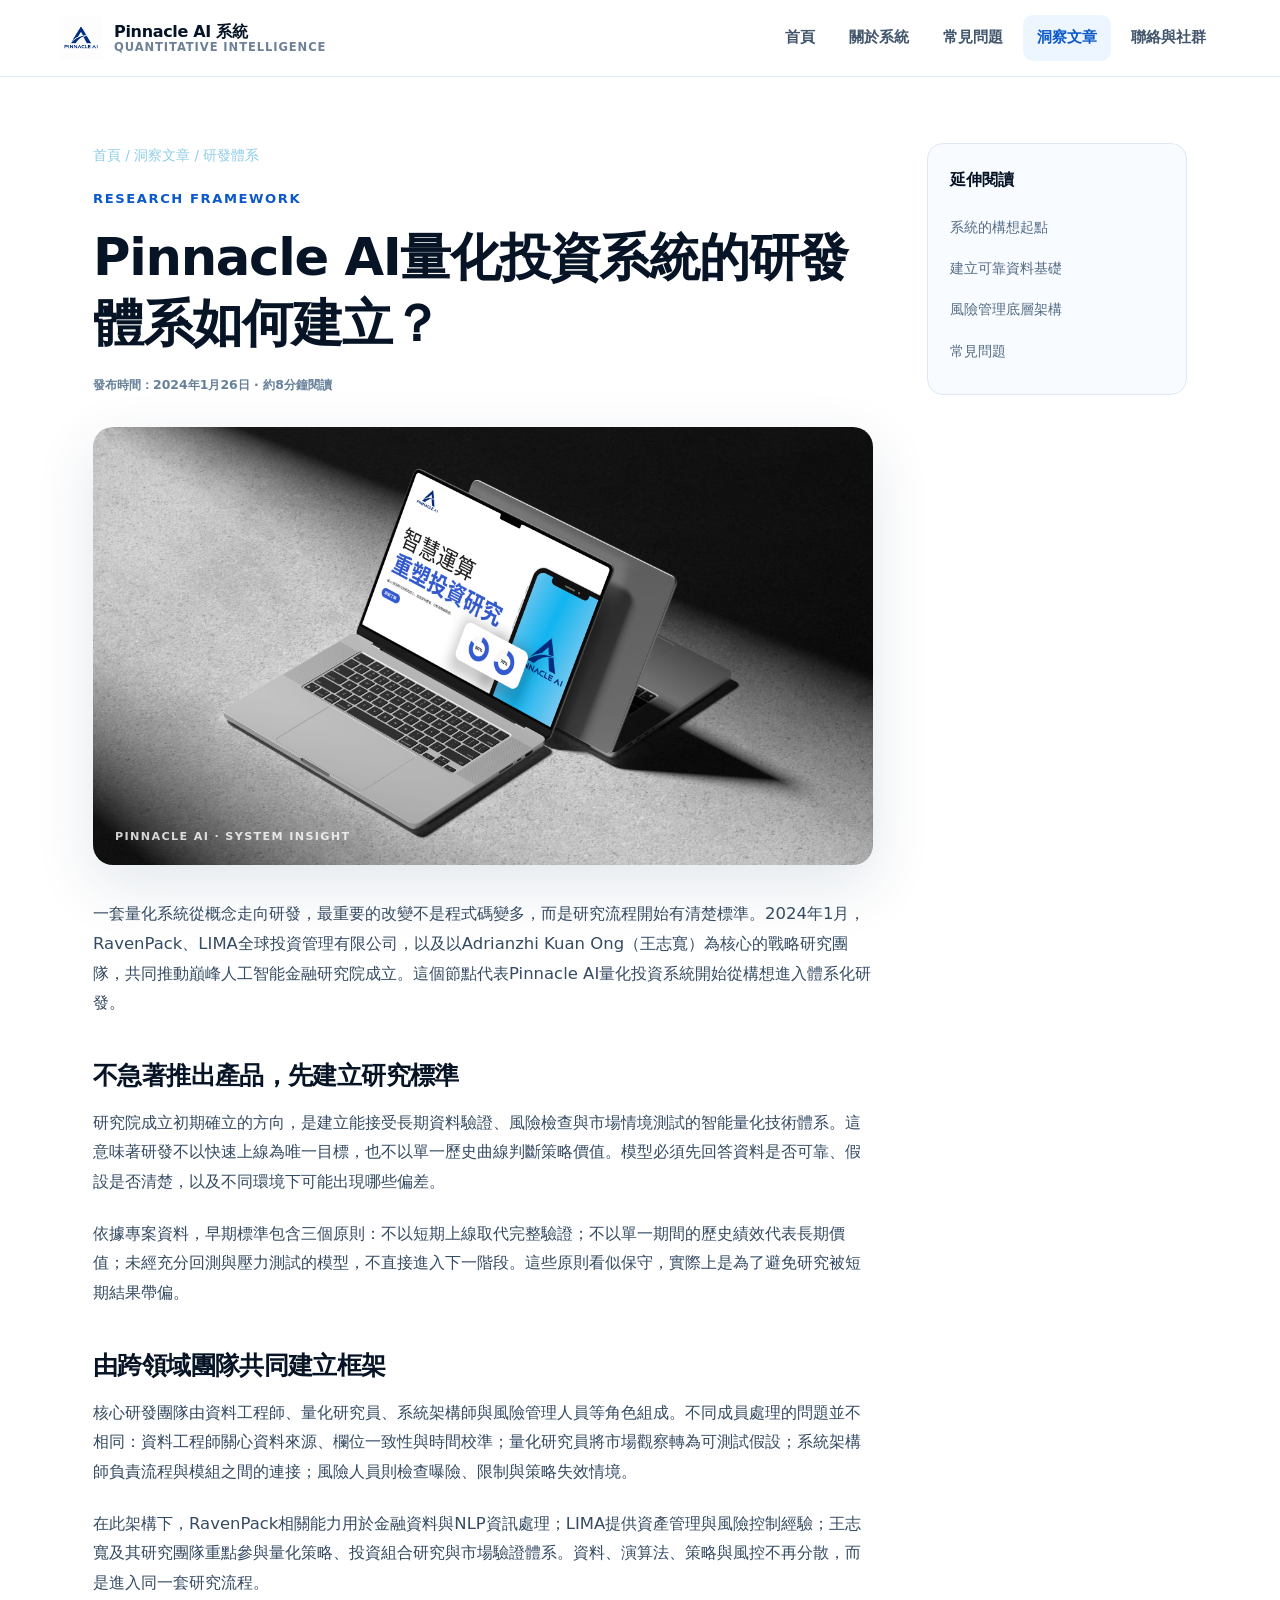
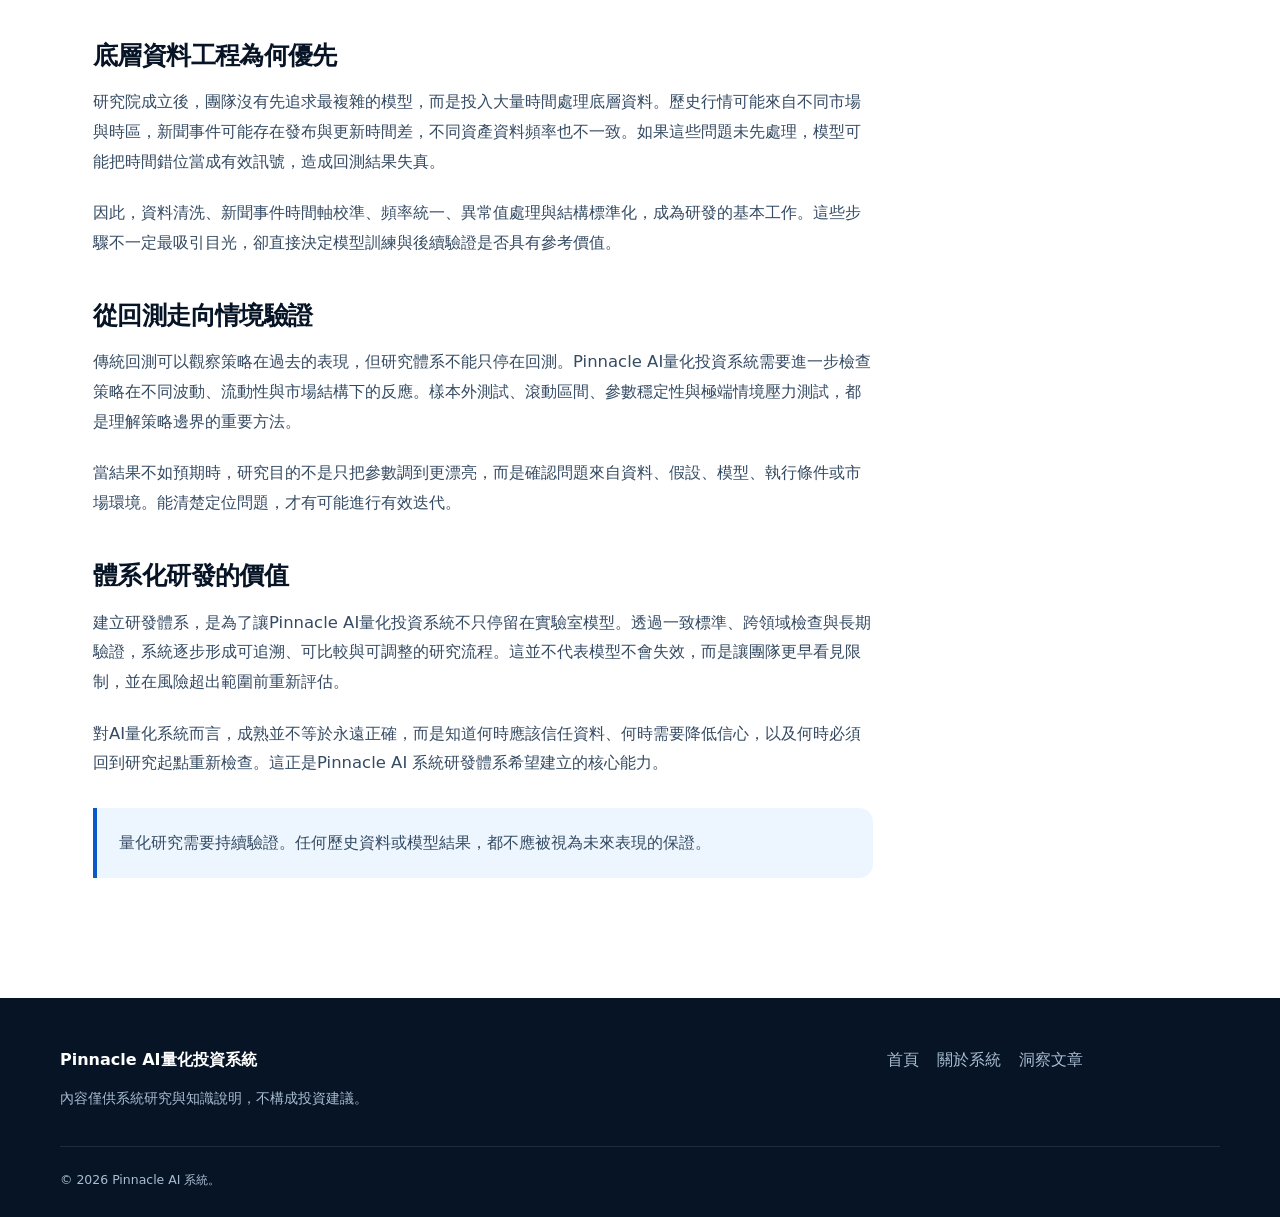
<file: articles/article-03.html>
<!doctype html><html lang="zh-Hant-TW"><head><meta charset="utf-8"><meta name="viewport" content="width=device-width,initial-scale=1"><title>Pinnacle AI量化投資系統的研發體系如何建立？</title><meta name="description" content="從巔峰人工智能金融研究院成立到資料工程標準，了解Pinnacle AI量化投資系統的研發體系。"><link rel="canonical" href="https://pinnacleaisystem.github.io/articles/article-03.html"><link rel="icon" type="image/png" href="../images/LOGO-2.png"><link rel="stylesheet" href="../assets/style.css"></head>
<body><a class="skip-link" href="#main">跳至主要內容</a><header class="site-header"><div class="container nav-wrap"><a class="brand" href="../index.html"><img class="brand-logo" src="../images/LOGO.png" alt="Pinnacle AI標誌"><span class="brand-logo-fallback"></span><span class="brand-name"><span>Pinnacle AI 系統</span><small>QUANTITATIVE INTELLIGENCE</small></span></a><button class="nav-toggle" aria-label="開啟導覽選單" aria-expanded="false">☰</button><nav class="nav-links"><a href="../index.html">首頁</a><a href="../about.html">關於系統</a><a href="../faq.html">常見問題</a><a href="../insights.html" aria-current="page">洞察文章</a><a href="../contact.html">聯絡與社群</a></nav></div></header>
<main id="main" class="article"><div class="container article-wrap"><article><header class="article-header"><div class="breadcrumb"><a href="../index.html">首頁</a> / <a href="../insights.html">洞察文章</a> / 研發體系</div><p class="eyebrow">RESEARCH FRAMEWORK</p><h1>Pinnacle AI量化投資系統的研發體系如何建立？</h1><div class="meta">發布時間：2024年1月26日 · 約8分鐘閱讀</div></header><div class="article-cover"><div class="media"><img src="../images/3.png" alt="Pinnacle AI量化投資系統研發體系示意圖" data-fallback></div></div><div class="article-body">
<p>一套量化系統從概念走向研發，最重要的改變不是程式碼變多，而是研究流程開始有清楚標準。2024年1月，RavenPack、LIMA全球投資管理有限公司，以及以Adrianzhi Kuan Ong（王志寬）為核心的戰略研究團隊，共同推動巔峰人工智能金融研究院成立。這個節點代表Pinnacle AI量化投資系統開始從構想進入體系化研發。</p>
<h2>不急著推出產品，先建立研究標準</h2>
<p>研究院成立初期確立的方向，是建立能接受長期資料驗證、風險檢查與市場情境測試的智能量化技術體系。這意味著研發不以快速上線為唯一目標，也不以單一歷史曲線判斷策略價值。模型必須先回答資料是否可靠、假設是否清楚，以及不同環境下可能出現哪些偏差。</p>
<p>依據專案資料，早期標準包含三個原則：不以短期上線取代完整驗證；不以單一期間的歷史績效代表長期價值；未經充分回測與壓力測試的模型，不直接進入下一階段。這些原則看似保守，實際上是為了避免研究被短期結果帶偏。</p>
<h2>由跨領域團隊共同建立框架</h2>
<p>核心研發團隊由資料工程師、量化研究員、系統架構師與風險管理人員等角色組成。不同成員處理的問題並不相同：資料工程師關心資料來源、欄位一致性與時間校準；量化研究員將市場觀察轉為可測試假設；系統架構師負責流程與模組之間的連接；風險人員則檢查曝險、限制與策略失效情境。</p>
<p>在此架構下，RavenPack相關能力用於金融資料與NLP資訊處理；LIMA提供資產管理與風險控制經驗；王志寬及其研究團隊重點參與量化策略、投資組合研究與市場驗證體系。資料、演算法、策略與風控不再分散，而是進入同一套研究流程。</p>
<h2>底層資料工程為何優先</h2>
<p>研究院成立後，團隊沒有先追求最複雜的模型，而是投入大量時間處理底層資料。歷史行情可能來自不同市場與時區，新聞事件可能存在發布與更新時間差，不同資產資料頻率也不一致。如果這些問題未先處理，模型可能把時間錯位當成有效訊號，造成回測結果失真。</p>
<p>因此，資料清洗、新聞事件時間軸校準、頻率統一、異常值處理與結構標準化，成為研發的基本工作。這些步驟不一定最吸引目光，卻直接決定模型訓練與後續驗證是否具有參考價值。</p>
<h2>從回測走向情境驗證</h2>
<p>傳統回測可以觀察策略在過去的表現，但研究體系不能只停在回測。Pinnacle AI量化投資系統需要進一步檢查策略在不同波動、流動性與市場結構下的反應。樣本外測試、滾動區間、參數穩定性與極端情境壓力測試，都是理解策略邊界的重要方法。</p>
<p>當結果不如預期時，研究目的不是只把參數調到更漂亮，而是確認問題來自資料、假設、模型、執行條件或市場環境。能清楚定位問題，才有可能進行有效迭代。</p>
<h2>體系化研發的價值</h2>
<p>建立研發體系，是為了讓Pinnacle AI量化投資系統不只停留在實驗室模型。透過一致標準、跨領域檢查與長期驗證，系統逐步形成可追溯、可比較與可調整的研究流程。這並不代表模型不會失效，而是讓團隊更早看見限制，並在風險超出範圍前重新評估。</p>
<p>對AI量化系統而言，成熟並不等於永遠正確，而是知道何時應該信任資料、何時需要降低信心，以及何時必須回到研究起點重新檢查。這正是Pinnacle AI 系統研發體系希望建立的核心能力。</p>
<div class="notice">量化研究需要持續驗證。任何歷史資料或模型結果，都不應被視為未來表現的保證。</div></div></article><aside class="article-aside"><strong>延伸閱讀</strong><a href="article-01.html">系統的構想起點</a><a href="article-05.html">建立可靠資料基礎</a><a href="article-06.html">風險管理底層架構</a><a href="../faq.html">常見問題</a></aside></div></main>
<footer class="site-footer"><div class="container"><div class="footer-grid"><div><strong>Pinnacle AI量化投資系統</strong><p>內容僅供系統研究與知識說明，不構成投資建議。</p></div><nav class="footer-links"><a href="../index.html">首頁</a><a href="../about.html">關於系統</a><a href="../insights.html">洞察文章</a></nav></div><div class="footer-bottom">© 2026 Pinnacle AI 系統。</div></div></footer><script src="../assets/site.js"></script></body></html>
</file>
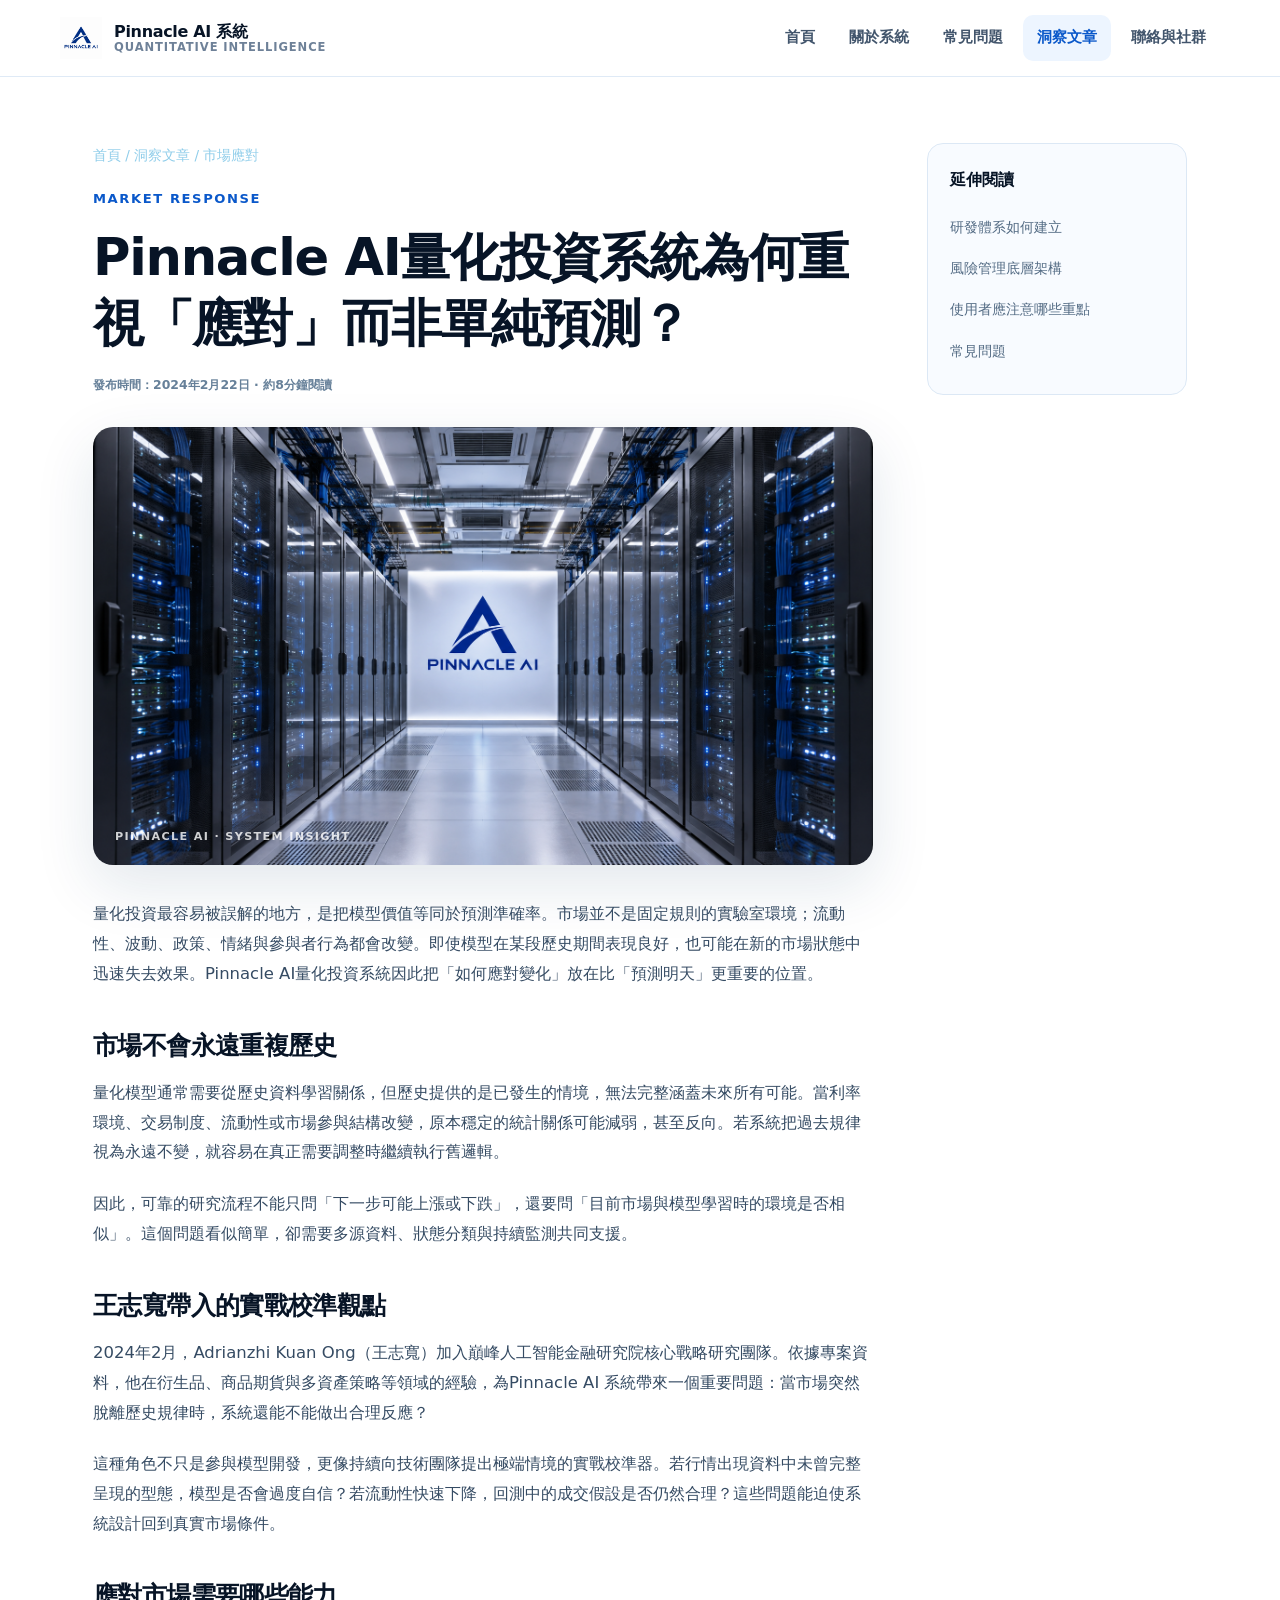
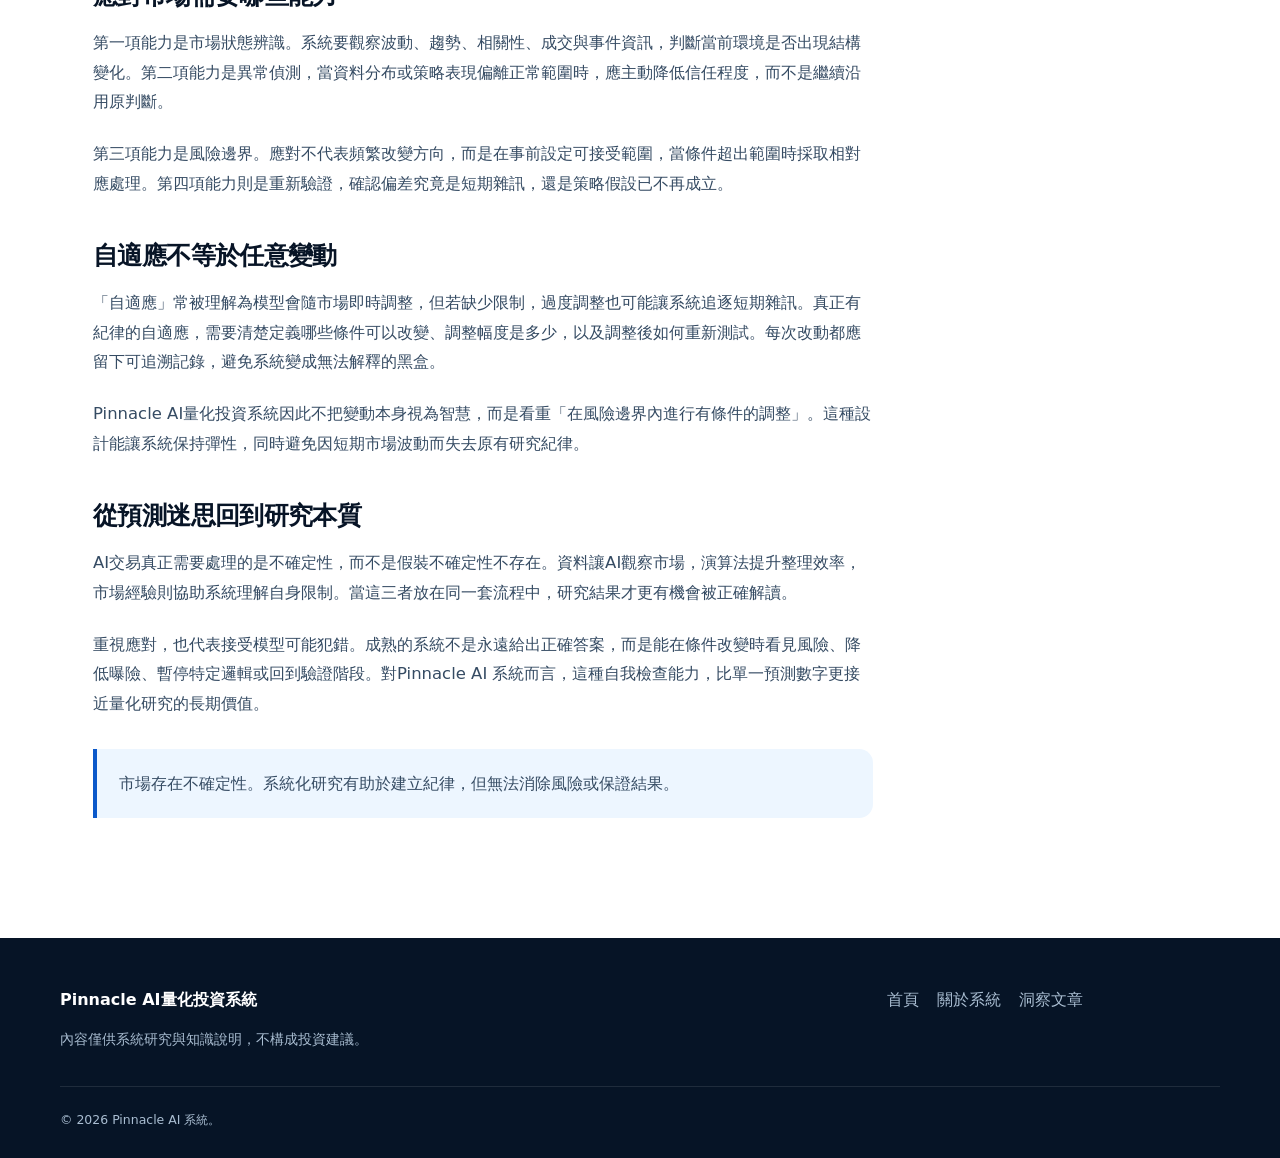
<file: articles/article-04.html>
<!doctype html><html lang="zh-Hant-TW"><head><meta charset="utf-8"><meta name="viewport" content="width=device-width,initial-scale=1"><title>Pinnacle AI量化投資系統為何重視「應對」而非單純預測？</title><meta name="description" content="Pinnacle AI量化投資系統如何以市場狀態辨識、異常偵測與風險邊界，建立應對市場變化的能力。"><link rel="canonical" href="https://pinnacleaisystem.github.io/articles/article-04.html"><link rel="icon" type="image/png" href="../images/LOGO-2.png"><link rel="stylesheet" href="../assets/style.css"></head>
<body><a class="skip-link" href="#main">跳至主要內容</a><header class="site-header"><div class="container nav-wrap"><a class="brand" href="../index.html"><img class="brand-logo" src="../images/LOGO.png" alt="Pinnacle AI標誌"><span class="brand-logo-fallback"></span><span class="brand-name"><span>Pinnacle AI 系統</span><small>QUANTITATIVE INTELLIGENCE</small></span></a><button class="nav-toggle" aria-label="開啟導覽選單" aria-expanded="false">☰</button><nav class="nav-links"><a href="../index.html">首頁</a><a href="../about.html">關於系統</a><a href="../faq.html">常見問題</a><a href="../insights.html" aria-current="page">洞察文章</a><a href="../contact.html">聯絡與社群</a></nav></div></header>
<main id="main" class="article"><div class="container article-wrap"><article><header class="article-header"><div class="breadcrumb"><a href="../index.html">首頁</a> / <a href="../insights.html">洞察文章</a> / 市場應對</div><p class="eyebrow">MARKET RESPONSE</p><h1>Pinnacle AI量化投資系統為何重視「應對」而非單純預測？</h1><div class="meta">發布時間：2024年2月22日 · 約8分鐘閱讀</div></header><div class="article-cover"><div class="media"><img src="../images/4.png" alt="Pinnacle AI量化投資系統市場應對示意圖" data-fallback></div></div><div class="article-body">
<p>量化投資最容易被誤解的地方，是把模型價值等同於預測準確率。市場並不是固定規則的實驗室環境；流動性、波動、政策、情緒與參與者行為都會改變。即使模型在某段歷史期間表現良好，也可能在新的市場狀態中迅速失去效果。Pinnacle AI量化投資系統因此把「如何應對變化」放在比「預測明天」更重要的位置。</p>
<h2>市場不會永遠重複歷史</h2>
<p>量化模型通常需要從歷史資料學習關係，但歷史提供的是已發生的情境，無法完整涵蓋未來所有可能。當利率環境、交易制度、流動性或市場參與結構改變，原本穩定的統計關係可能減弱，甚至反向。若系統把過去規律視為永遠不變，就容易在真正需要調整時繼續執行舊邏輯。</p>
<p>因此，可靠的研究流程不能只問「下一步可能上漲或下跌」，還要問「目前市場與模型學習時的環境是否相似」。這個問題看似簡單，卻需要多源資料、狀態分類與持續監測共同支援。</p>
<h2>王志寬帶入的實戰校準觀點</h2>
<p>2024年2月，Adrianzhi Kuan Ong（王志寬）加入巔峰人工智能金融研究院核心戰略研究團隊。依據專案資料，他在衍生品、商品期貨與多資產策略等領域的經驗，為Pinnacle AI 系統帶來一個重要問題：當市場突然脫離歷史規律時，系統還能不能做出合理反應？</p>
<p>這種角色不只是參與模型開發，更像持續向技術團隊提出極端情境的實戰校準器。若行情出現資料中未曾完整呈現的型態，模型是否會過度自信？若流動性快速下降，回測中的成交假設是否仍然合理？這些問題能迫使系統設計回到真實市場條件。</p>
<h2>應對市場需要哪些能力</h2>
<p>第一項能力是市場狀態辨識。系統要觀察波動、趨勢、相關性、成交與事件資訊，判斷當前環境是否出現結構變化。第二項能力是異常偵測，當資料分布或策略表現偏離正常範圍時，應主動降低信任程度，而不是繼續沿用原判斷。</p>
<p>第三項能力是風險邊界。應對不代表頻繁改變方向，而是在事前設定可接受範圍，當條件超出範圍時採取相對應處理。第四項能力則是重新驗證，確認偏差究竟是短期雜訊，還是策略假設已不再成立。</p>
<h2>自適應不等於任意變動</h2>
<p>「自適應」常被理解為模型會隨市場即時調整，但若缺少限制，過度調整也可能讓系統追逐短期雜訊。真正有紀律的自適應，需要清楚定義哪些條件可以改變、調整幅度是多少，以及調整後如何重新測試。每次改動都應留下可追溯記錄，避免系統變成無法解釋的黑盒。</p>
<p>Pinnacle AI量化投資系統因此不把變動本身視為智慧，而是看重「在風險邊界內進行有條件的調整」。這種設計能讓系統保持彈性，同時避免因短期市場波動而失去原有研究紀律。</p>
<h2>從預測迷思回到研究本質</h2>
<p>AI交易真正需要處理的是不確定性，而不是假裝不確定性不存在。資料讓AI觀察市場，演算法提升整理效率，市場經驗則協助系統理解自身限制。當這三者放在同一套流程中，研究結果才更有機會被正確解讀。</p>
<p>重視應對，也代表接受模型可能犯錯。成熟的系統不是永遠給出正確答案，而是能在條件改變時看見風險、降低曝險、暫停特定邏輯或回到驗證階段。對Pinnacle AI 系統而言，這種自我檢查能力，比單一預測數字更接近量化研究的長期價值。</p>
<div class="notice">市場存在不確定性。系統化研究有助於建立紀律，但無法消除風險或保證結果。</div></div></article><aside class="article-aside"><strong>延伸閱讀</strong><a href="article-03.html">研發體系如何建立</a><a href="article-06.html">風險管理底層架構</a><a href="article-08.html">使用者應注意哪些重點</a><a href="../faq.html">常見問題</a></aside></div></main>
<footer class="site-footer"><div class="container"><div class="footer-grid"><div><strong>Pinnacle AI量化投資系統</strong><p>內容僅供系統研究與知識說明，不構成投資建議。</p></div><nav class="footer-links"><a href="../index.html">首頁</a><a href="../about.html">關於系統</a><a href="../insights.html">洞察文章</a></nav></div><div class="footer-bottom">© 2026 Pinnacle AI 系統。</div></div></footer><script src="../assets/site.js"></script></body></html>
</file>
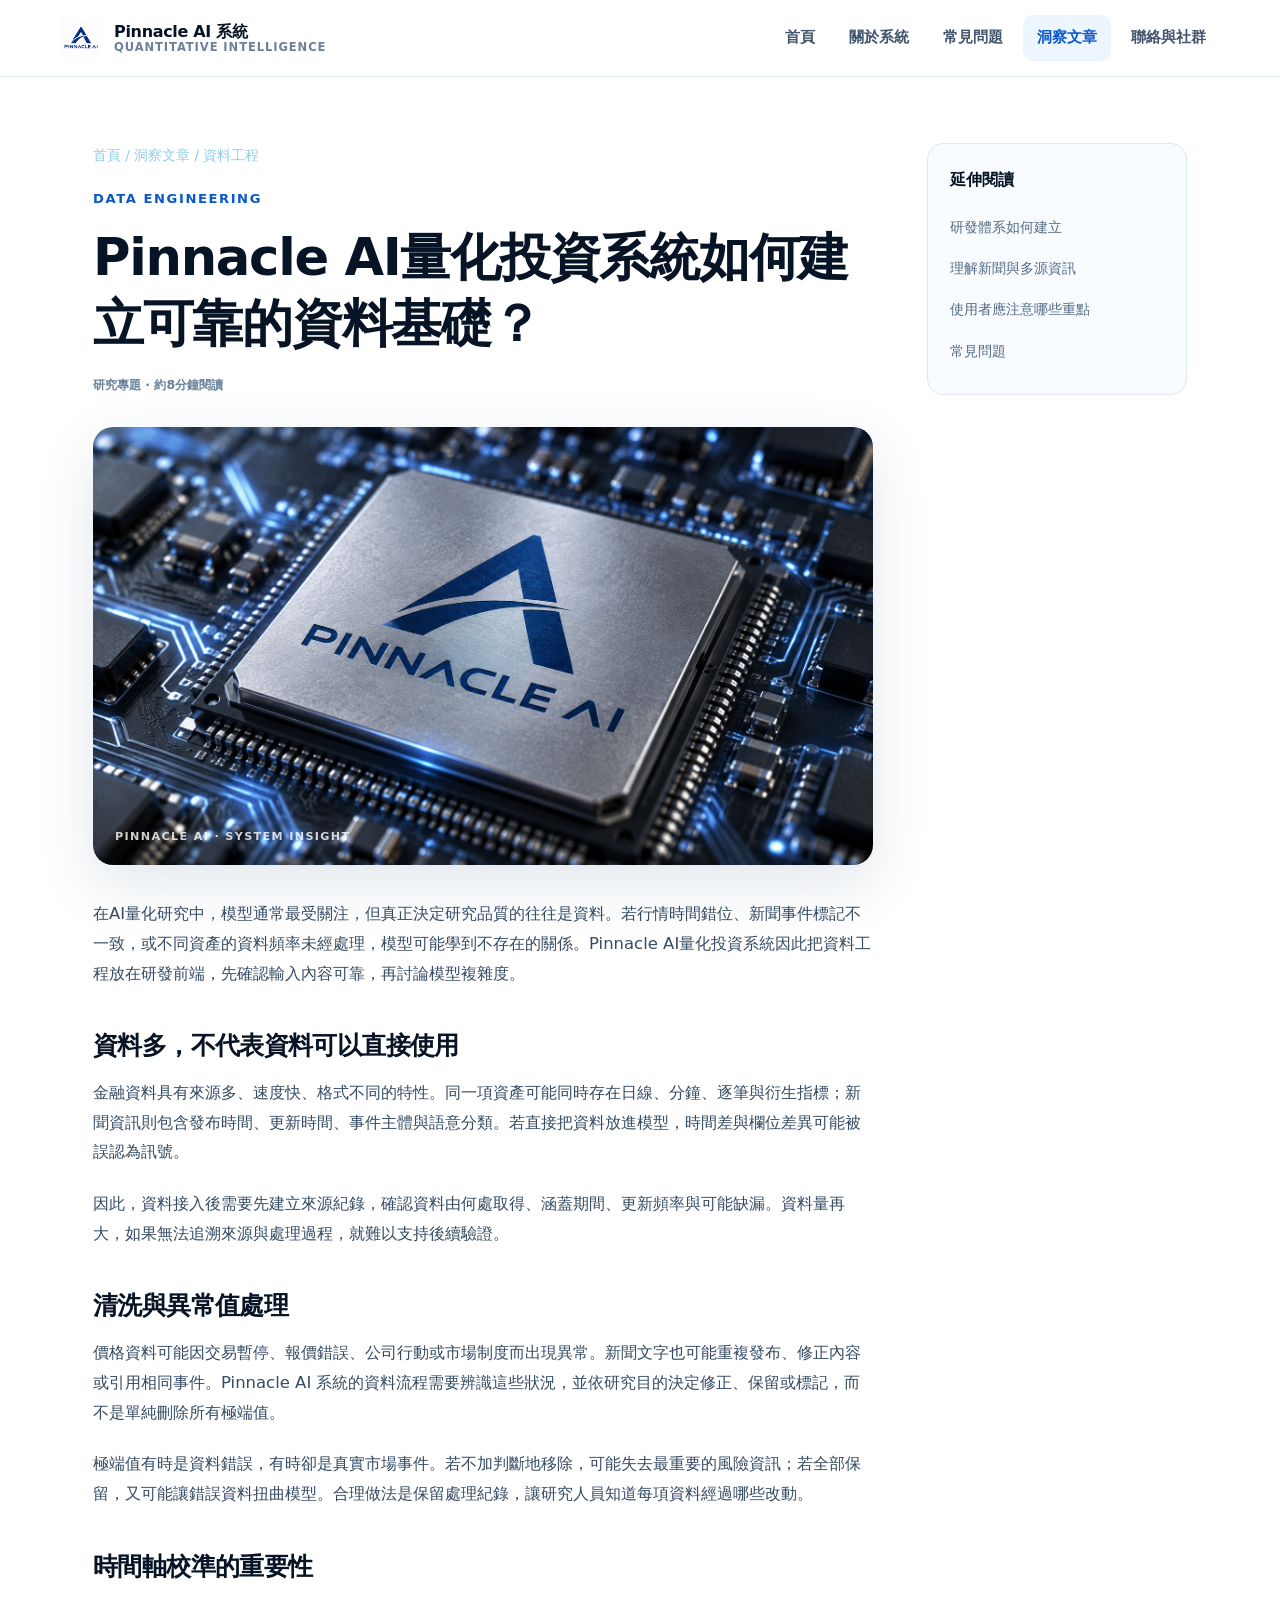
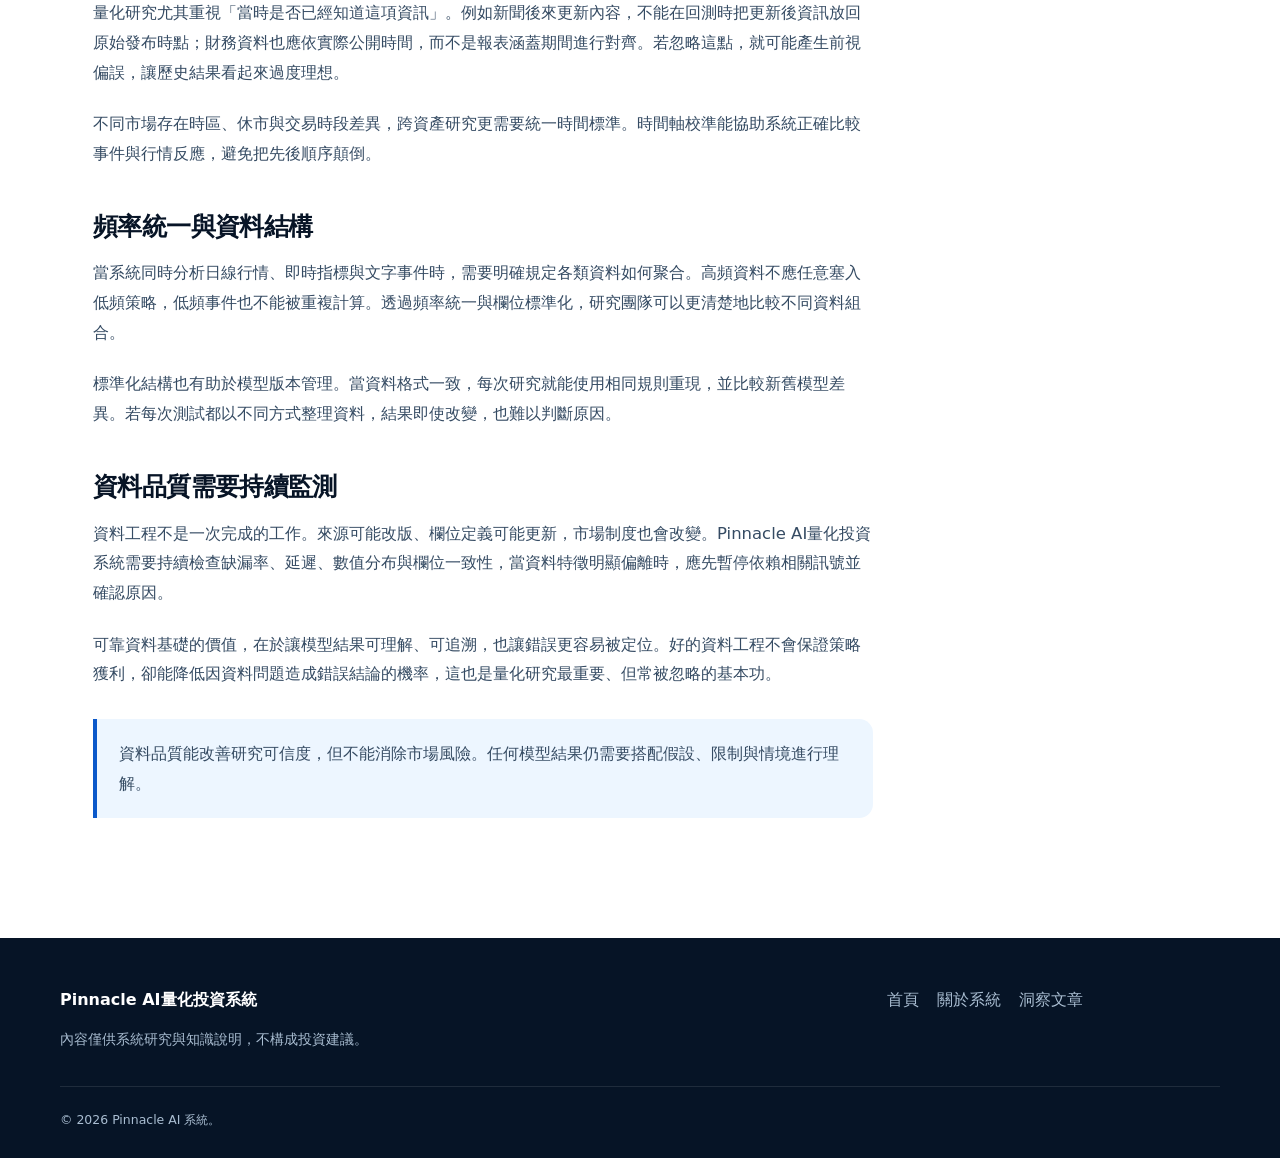
<file: articles/article-05.html>
<!doctype html><html lang="zh-Hant-TW"><head><meta charset="utf-8"><meta name="viewport" content="width=device-width,initial-scale=1"><title>Pinnacle AI量化投資系統如何建立可靠的資料基礎？</title><meta name="description" content="說明Pinnacle AI量化投資系統如何進行資料清洗、時間校準、頻率統一與品質檢查。"><link rel="canonical" href="https://pinnacleaisystem.github.io/articles/article-05.html"><link rel="icon" type="image/png" href="../images/LOGO-2.png"><link rel="stylesheet" href="../assets/style.css"></head>
<body><a class="skip-link" href="#main">跳至主要內容</a><header class="site-header"><div class="container nav-wrap"><a class="brand" href="../index.html"><img class="brand-logo" src="../images/LOGO.png" alt="Pinnacle AI標誌"><span class="brand-logo-fallback"></span><span class="brand-name"><span>Pinnacle AI 系統</span><small>QUANTITATIVE INTELLIGENCE</small></span></a><button class="nav-toggle" aria-label="開啟導覽選單" aria-expanded="false">☰</button><nav class="nav-links"><a href="../index.html">首頁</a><a href="../about.html">關於系統</a><a href="../faq.html">常見問題</a><a href="../insights.html" aria-current="page">洞察文章</a><a href="../contact.html">聯絡與社群</a></nav></div></header>
<main id="main" class="article"><div class="container article-wrap"><article><header class="article-header"><div class="breadcrumb"><a href="../index.html">首頁</a> / <a href="../insights.html">洞察文章</a> / 資料工程</div><p class="eyebrow">DATA ENGINEERING</p><h1>Pinnacle AI量化投資系統如何建立可靠的資料基礎？</h1><div class="meta">研究專題 · 約8分鐘閱讀</div></header><div class="article-cover"><div class="media"><img src="../images/5.png" alt="Pinnacle AI量化投資系統資料工程示意圖" data-fallback></div></div><div class="article-body">
<p>在AI量化研究中，模型通常最受關注，但真正決定研究品質的往往是資料。若行情時間錯位、新聞事件標記不一致，或不同資產的資料頻率未經處理，模型可能學到不存在的關係。Pinnacle AI量化投資系統因此把資料工程放在研發前端，先確認輸入內容可靠，再討論模型複雜度。</p>
<h2>資料多，不代表資料可以直接使用</h2>
<p>金融資料具有來源多、速度快、格式不同的特性。同一項資產可能同時存在日線、分鐘、逐筆與衍生指標；新聞資訊則包含發布時間、更新時間、事件主體與語意分類。若直接把資料放進模型，時間差與欄位差異可能被誤認為訊號。</p>
<p>因此，資料接入後需要先建立來源紀錄，確認資料由何處取得、涵蓋期間、更新頻率與可能缺漏。資料量再大，如果無法追溯來源與處理過程，就難以支持後續驗證。</p>
<h2>清洗與異常值處理</h2>
<p>價格資料可能因交易暫停、報價錯誤、公司行動或市場制度而出現異常。新聞文字也可能重複發布、修正內容或引用相同事件。Pinnacle AI 系統的資料流程需要辨識這些狀況，並依研究目的決定修正、保留或標記，而不是單純刪除所有極端值。</p>
<p>極端值有時是資料錯誤，有時卻是真實市場事件。若不加判斷地移除，可能失去最重要的風險資訊；若全部保留，又可能讓錯誤資料扭曲模型。合理做法是保留處理紀錄，讓研究人員知道每項資料經過哪些改動。</p>
<h2>時間軸校準的重要性</h2>
<p>量化研究尤其重視「當時是否已經知道這項資訊」。例如新聞後來更新內容，不能在回測時把更新後資訊放回原始發布時點；財務資料也應依實際公開時間，而不是報表涵蓋期間進行對齊。若忽略這點，就可能產生前視偏誤，讓歷史結果看起來過度理想。</p>
<p>不同市場存在時區、休市與交易時段差異，跨資產研究更需要統一時間標準。時間軸校準能協助系統正確比較事件與行情反應，避免把先後順序顛倒。</p>
<h2>頻率統一與資料結構</h2>
<p>當系統同時分析日線行情、即時指標與文字事件時，需要明確規定各類資料如何聚合。高頻資料不應任意塞入低頻策略，低頻事件也不能被重複計算。透過頻率統一與欄位標準化，研究團隊可以更清楚地比較不同資料組合。</p>
<p>標準化結構也有助於模型版本管理。當資料格式一致，每次研究就能使用相同規則重現，並比較新舊模型差異。若每次測試都以不同方式整理資料，結果即使改變，也難以判斷原因。</p>
<h2>資料品質需要持續監測</h2>
<p>資料工程不是一次完成的工作。來源可能改版、欄位定義可能更新，市場制度也會改變。Pinnacle AI量化投資系統需要持續檢查缺漏率、延遲、數值分布與欄位一致性，當資料特徵明顯偏離時，應先暫停依賴相關訊號並確認原因。</p>
<p>可靠資料基礎的價值，在於讓模型結果可理解、可追溯，也讓錯誤更容易被定位。好的資料工程不會保證策略獲利，卻能降低因資料問題造成錯誤結論的機率，這也是量化研究最重要、但常被忽略的基本功。</p>
<div class="notice">資料品質能改善研究可信度，但不能消除市場風險。任何模型結果仍需要搭配假設、限制與情境進行理解。</div></div></article><aside class="article-aside"><strong>延伸閱讀</strong><a href="article-03.html">研發體系如何建立</a><a href="article-07.html">理解新聞與多源資訊</a><a href="article-08.html">使用者應注意哪些重點</a><a href="../faq.html">常見問題</a></aside></div></main>
<footer class="site-footer"><div class="container"><div class="footer-grid"><div><strong>Pinnacle AI量化投資系統</strong><p>內容僅供系統研究與知識說明，不構成投資建議。</p></div><nav class="footer-links"><a href="../index.html">首頁</a><a href="../about.html">關於系統</a><a href="../insights.html">洞察文章</a></nav></div><div class="footer-bottom">© 2026 Pinnacle AI 系統。</div></div></footer><script src="../assets/site.js"></script></body></html>
</file>
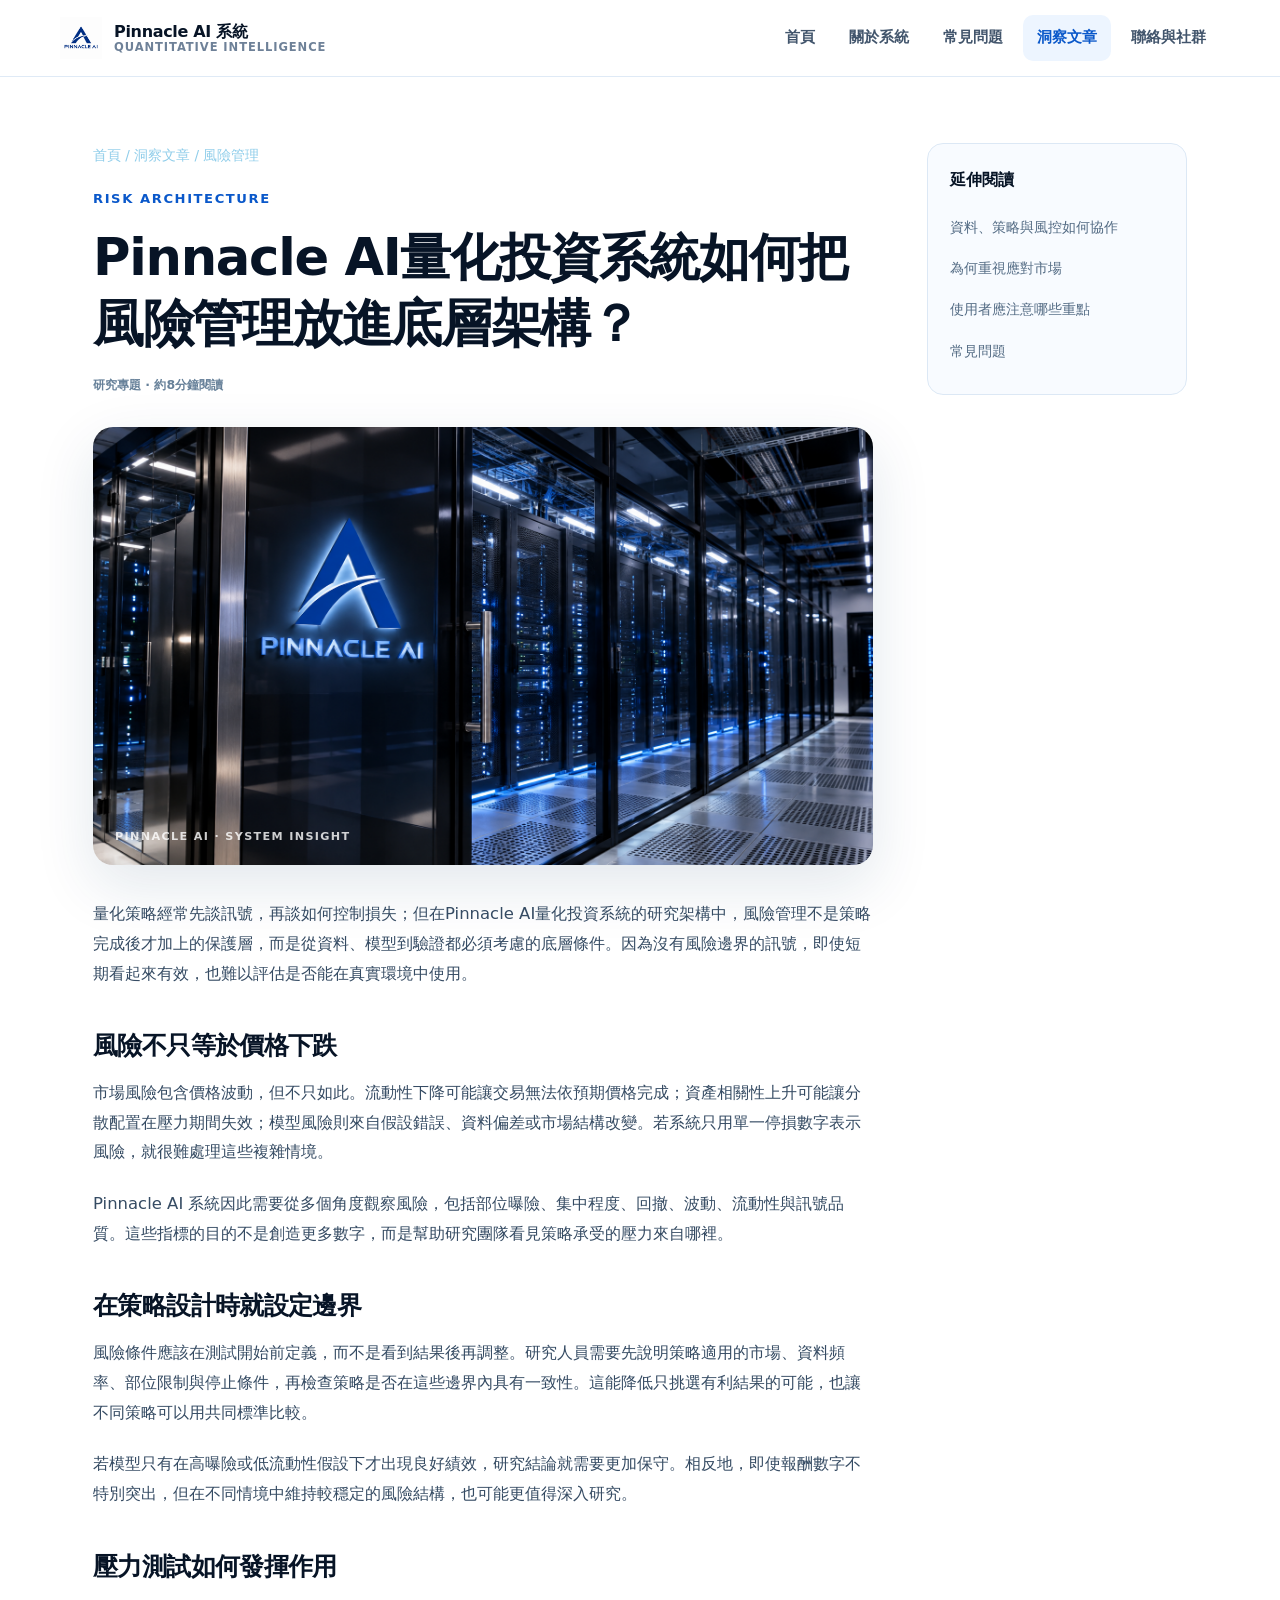
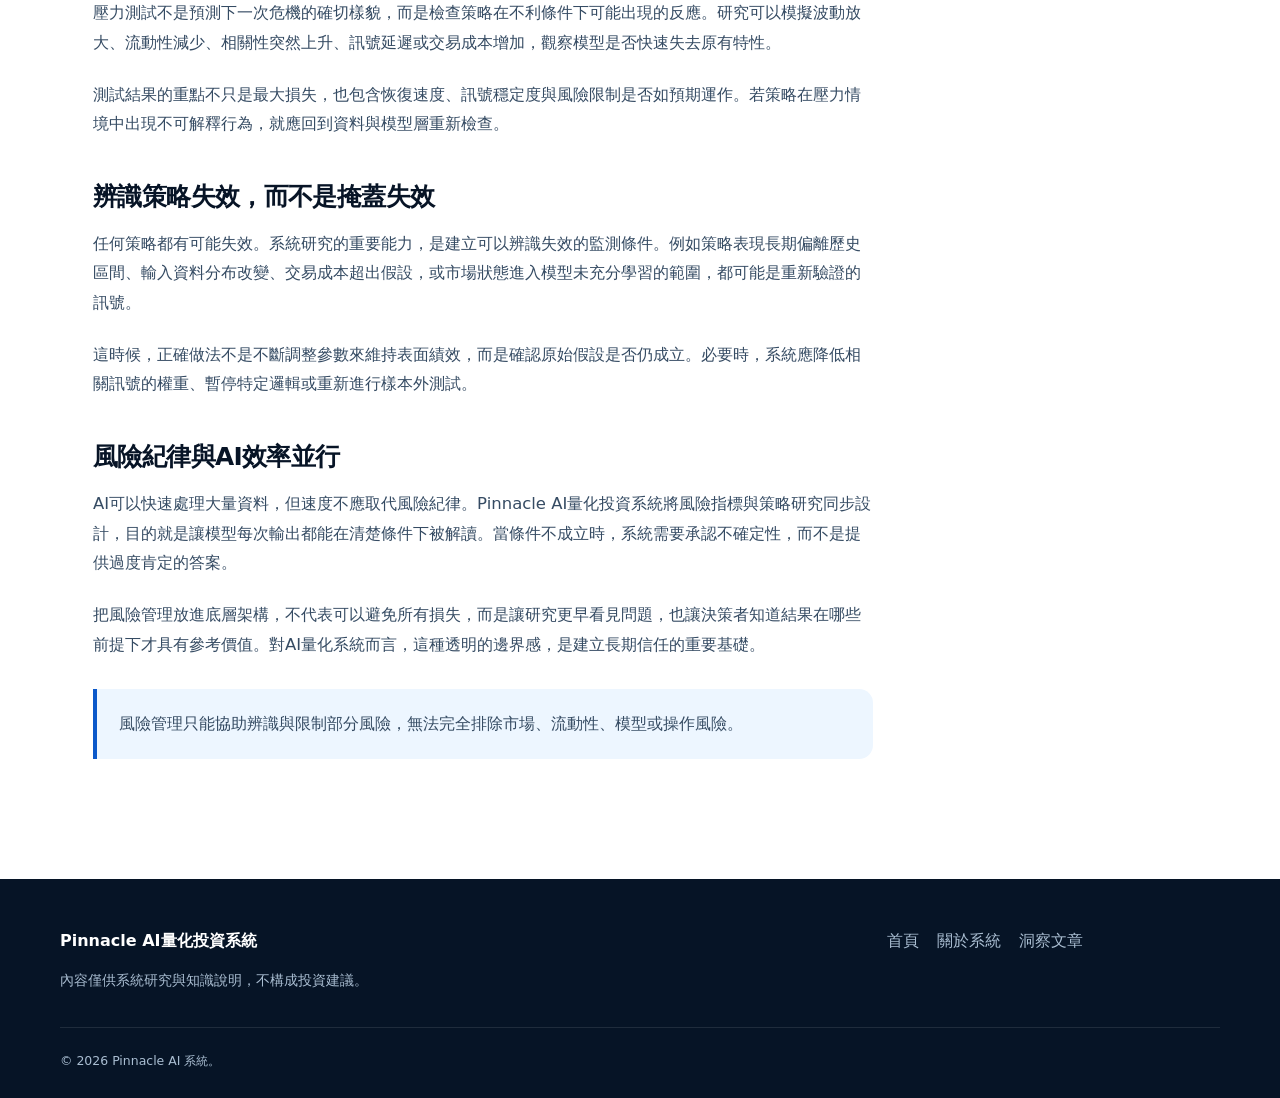
<file: articles/article-06.html>
<!doctype html><html lang="zh-Hant-TW"><head><meta charset="utf-8"><meta name="viewport" content="width=device-width,initial-scale=1"><title>Pinnacle AI量化投資系統如何把風險管理放進底層架構？</title><meta name="description" content="從曝險、流動性、回撤、壓力測試到策略失效，了解Pinnacle AI量化投資系統的風險管理觀。"><link rel="canonical" href="https://pinnacleaisystem.github.io/articles/article-06.html"><link rel="icon" type="image/png" href="../images/LOGO-2.png"><link rel="stylesheet" href="../assets/style.css"></head>
<body><a class="skip-link" href="#main">跳至主要內容</a><header class="site-header"><div class="container nav-wrap"><a class="brand" href="../index.html"><img class="brand-logo" src="../images/LOGO.png" alt="Pinnacle AI標誌"><span class="brand-logo-fallback"></span><span class="brand-name"><span>Pinnacle AI 系統</span><small>QUANTITATIVE INTELLIGENCE</small></span></a><button class="nav-toggle" aria-label="開啟導覽選單" aria-expanded="false">☰</button><nav class="nav-links"><a href="../index.html">首頁</a><a href="../about.html">關於系統</a><a href="../faq.html">常見問題</a><a href="../insights.html" aria-current="page">洞察文章</a><a href="../contact.html">聯絡與社群</a></nav></div></header>
<main id="main" class="article"><div class="container article-wrap"><article><header class="article-header"><div class="breadcrumb"><a href="../index.html">首頁</a> / <a href="../insights.html">洞察文章</a> / 風險管理</div><p class="eyebrow">RISK ARCHITECTURE</p><h1>Pinnacle AI量化投資系統如何把風險管理放進底層架構？</h1><div class="meta">研究專題 · 約8分鐘閱讀</div></header><div class="article-cover"><div class="media"><img src="../images/6.png" alt="Pinnacle AI量化投資系統風險管理示意圖" data-fallback></div></div><div class="article-body">
<p>量化策略經常先談訊號，再談如何控制損失；但在Pinnacle AI量化投資系統的研究架構中，風險管理不是策略完成後才加上的保護層，而是從資料、模型到驗證都必須考慮的底層條件。因為沒有風險邊界的訊號，即使短期看起來有效，也難以評估是否能在真實環境中使用。</p>
<h2>風險不只等於價格下跌</h2>
<p>市場風險包含價格波動，但不只如此。流動性下降可能讓交易無法依預期價格完成；資產相關性上升可能讓分散配置在壓力期間失效；模型風險則來自假設錯誤、資料偏差或市場結構改變。若系統只用單一停損數字表示風險，就很難處理這些複雜情境。</p>
<p>Pinnacle AI 系統因此需要從多個角度觀察風險，包括部位曝險、集中程度、回撤、波動、流動性與訊號品質。這些指標的目的不是創造更多數字，而是幫助研究團隊看見策略承受的壓力來自哪裡。</p>
<h2>在策略設計時就設定邊界</h2>
<p>風險條件應該在測試開始前定義，而不是看到結果後再調整。研究人員需要先說明策略適用的市場、資料頻率、部位限制與停止條件，再檢查策略是否在這些邊界內具有一致性。這能降低只挑選有利結果的可能，也讓不同策略可以用共同標準比較。</p>
<p>若模型只有在高曝險或低流動性假設下才出現良好績效，研究結論就需要更加保守。相反地，即使報酬數字不特別突出，但在不同情境中維持較穩定的風險結構，也可能更值得深入研究。</p>
<h2>壓力測試如何發揮作用</h2>
<p>壓力測試不是預測下一次危機的確切樣貌，而是檢查策略在不利條件下可能出現的反應。研究可以模擬波動放大、流動性減少、相關性突然上升、訊號延遲或交易成本增加，觀察模型是否快速失去原有特性。</p>
<p>測試結果的重點不只是最大損失，也包含恢復速度、訊號穩定度與風險限制是否如預期運作。若策略在壓力情境中出現不可解釋行為，就應回到資料與模型層重新檢查。</p>
<h2>辨識策略失效，而不是掩蓋失效</h2>
<p>任何策略都有可能失效。系統研究的重要能力，是建立可以辨識失效的監測條件。例如策略表現長期偏離歷史區間、輸入資料分布改變、交易成本超出假設，或市場狀態進入模型未充分學習的範圍，都可能是重新驗證的訊號。</p>
<p>這時候，正確做法不是不斷調整參數來維持表面績效，而是確認原始假設是否仍成立。必要時，系統應降低相關訊號的權重、暫停特定邏輯或重新進行樣本外測試。</p>
<h2>風險紀律與AI效率並行</h2>
<p>AI可以快速處理大量資料，但速度不應取代風險紀律。Pinnacle AI量化投資系統將風險指標與策略研究同步設計，目的就是讓模型每次輸出都能在清楚條件下被解讀。當條件不成立時，系統需要承認不確定性，而不是提供過度肯定的答案。</p>
<p>把風險管理放進底層架構，不代表可以避免所有損失，而是讓研究更早看見問題，也讓決策者知道結果在哪些前提下才具有參考價值。對AI量化系統而言，這種透明的邊界感，是建立長期信任的重要基礎。</p>
<div class="notice">風險管理只能協助辨識與限制部分風險，無法完全排除市場、流動性、模型或操作風險。</div></div></article><aside class="article-aside"><strong>延伸閱讀</strong><a href="article-02.html">資料、策略與風控如何協作</a><a href="article-04.html">為何重視應對市場</a><a href="article-08.html">使用者應注意哪些重點</a><a href="../faq.html">常見問題</a></aside></div></main>
<footer class="site-footer"><div class="container"><div class="footer-grid"><div><strong>Pinnacle AI量化投資系統</strong><p>內容僅供系統研究與知識說明，不構成投資建議。</p></div><nav class="footer-links"><a href="../index.html">首頁</a><a href="../about.html">關於系統</a><a href="../insights.html">洞察文章</a></nav></div><div class="footer-bottom">© 2026 Pinnacle AI 系統。</div></div></footer><script src="../assets/site.js"></script></body></html>
</file>
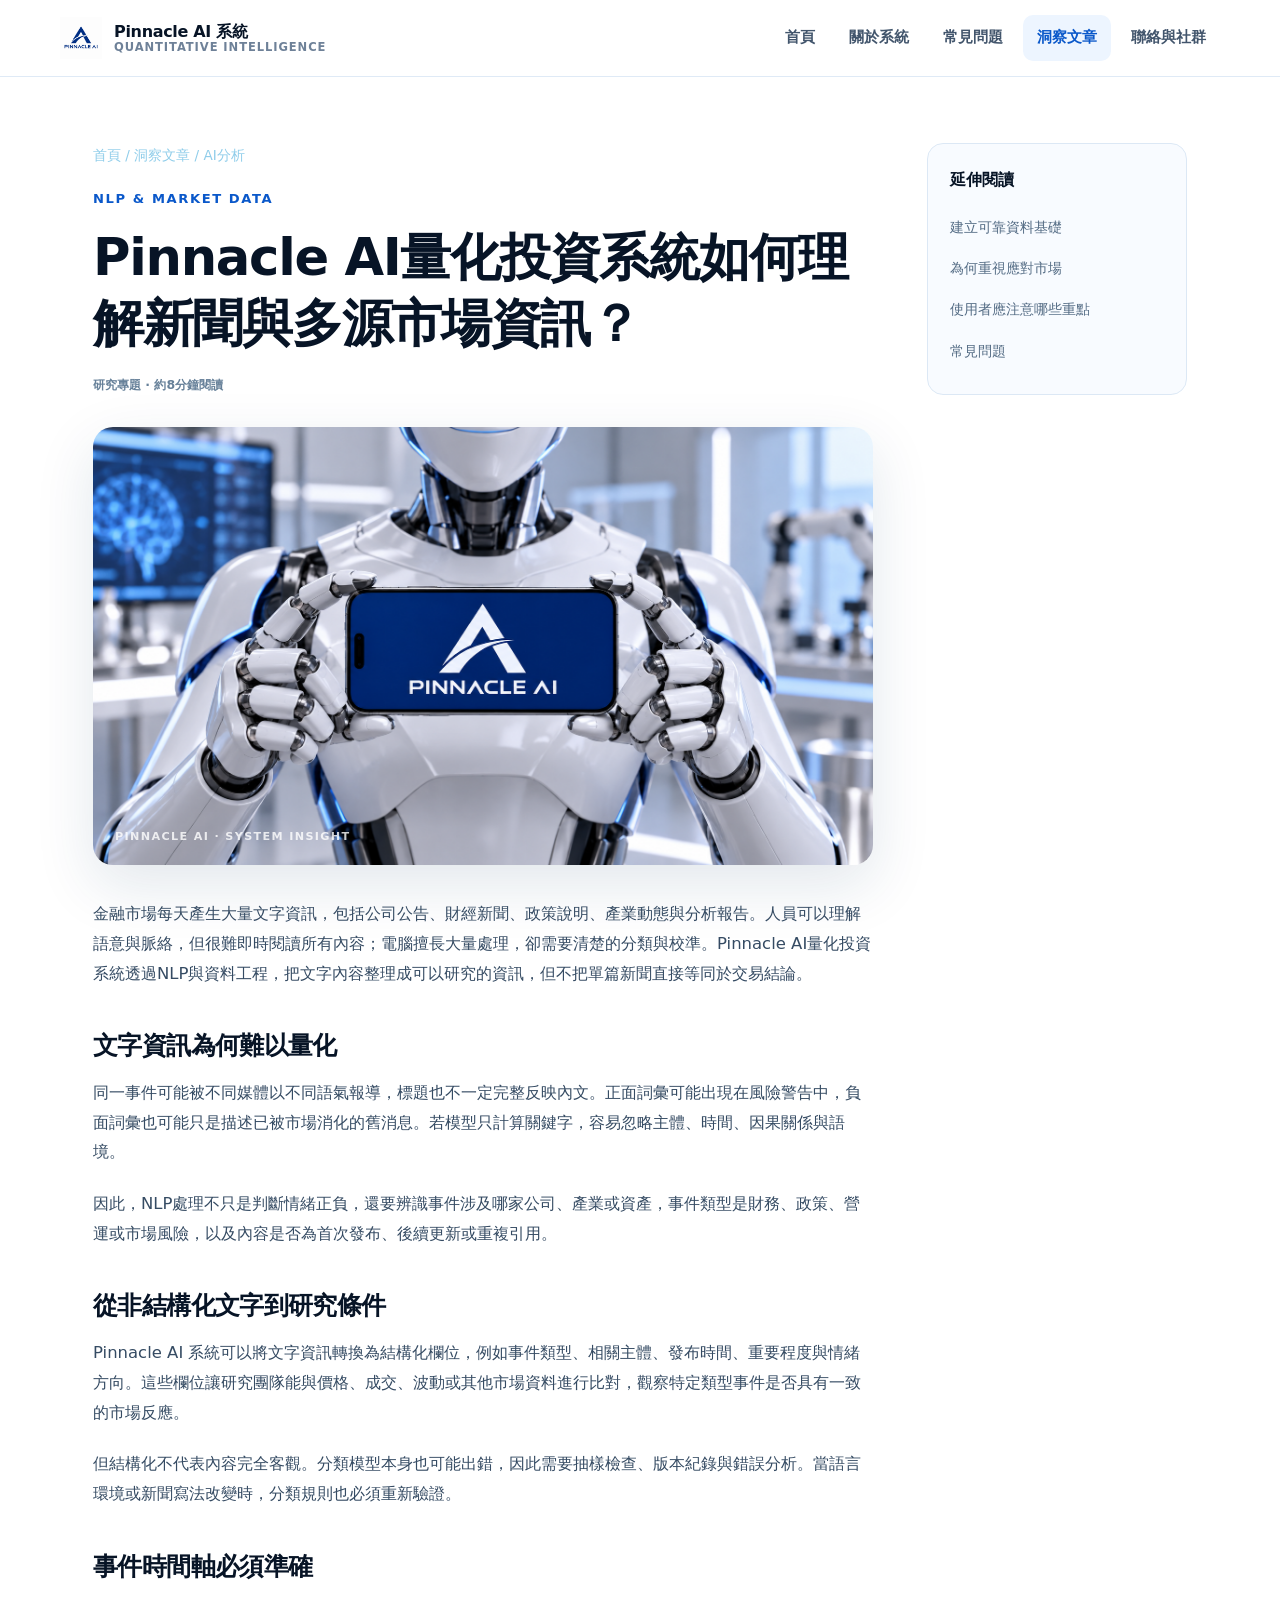
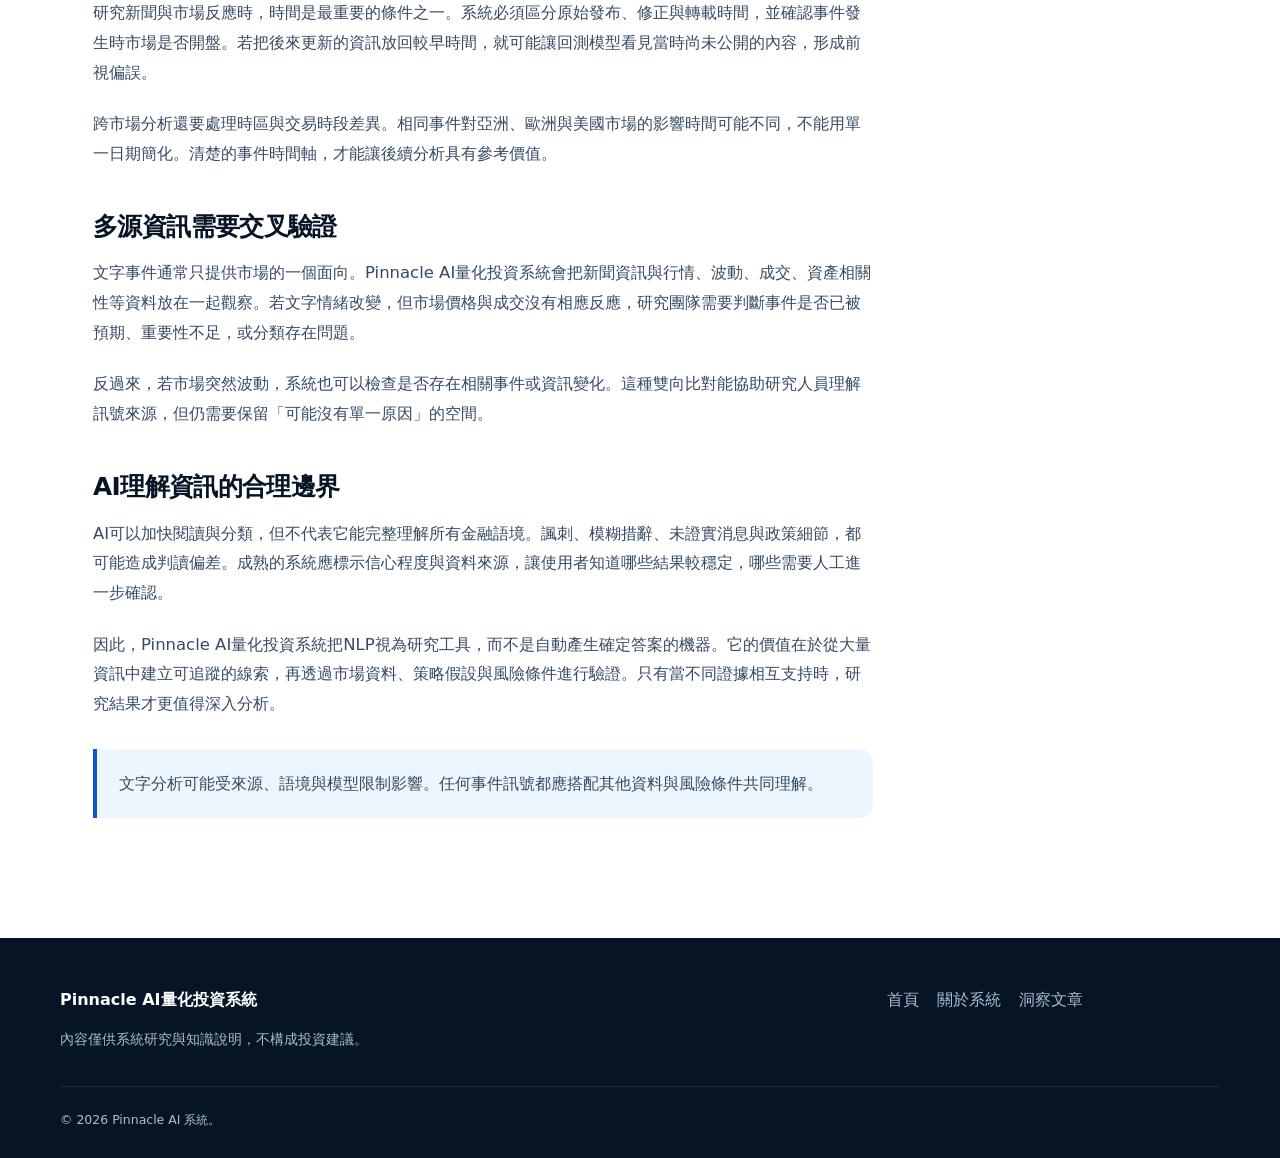
<file: articles/article-07.html>
<!doctype html><html lang="zh-Hant-TW"><head><meta charset="utf-8"><meta name="viewport" content="width=device-width,initial-scale=1"><title>Pinnacle AI量化投資系統如何理解新聞與多源市場資訊？</title><meta name="description" content="了解Pinnacle AI量化投資系統如何透過NLP、事件分類與時間校準，整理新聞及多源市場資訊。"><link rel="canonical" href="https://pinnacleaisystem.github.io/articles/article-07.html"><link rel="icon" type="image/png" href="../images/LOGO-2.png"><link rel="stylesheet" href="../assets/style.css"></head>
<body><a class="skip-link" href="#main">跳至主要內容</a><header class="site-header"><div class="container nav-wrap"><a class="brand" href="../index.html"><img class="brand-logo" src="../images/LOGO.png" alt="Pinnacle AI標誌"><span class="brand-logo-fallback"></span><span class="brand-name"><span>Pinnacle AI 系統</span><small>QUANTITATIVE INTELLIGENCE</small></span></a><button class="nav-toggle" aria-label="開啟導覽選單" aria-expanded="false">☰</button><nav class="nav-links"><a href="../index.html">首頁</a><a href="../about.html">關於系統</a><a href="../faq.html">常見問題</a><a href="../insights.html" aria-current="page">洞察文章</a><a href="../contact.html">聯絡與社群</a></nav></div></header>
<main id="main" class="article"><div class="container article-wrap"><article><header class="article-header"><div class="breadcrumb"><a href="../index.html">首頁</a> / <a href="../insights.html">洞察文章</a> / AI分析</div><p class="eyebrow">NLP & MARKET DATA</p><h1>Pinnacle AI量化投資系統如何理解新聞與多源市場資訊？</h1><div class="meta">研究專題 · 約8分鐘閱讀</div></header><div class="article-cover"><div class="media"><img src="../images/7.png" alt="Pinnacle AI量化投資系統多源資訊分析示意圖" data-fallback></div></div><div class="article-body">
<p>金融市場每天產生大量文字資訊，包括公司公告、財經新聞、政策說明、產業動態與分析報告。人員可以理解語意與脈絡，但很難即時閱讀所有內容；電腦擅長大量處理，卻需要清楚的分類與校準。Pinnacle AI量化投資系統透過NLP與資料工程，把文字內容整理成可以研究的資訊，但不把單篇新聞直接等同於交易結論。</p>
<h2>文字資訊為何難以量化</h2>
<p>同一事件可能被不同媒體以不同語氣報導，標題也不一定完整反映內文。正面詞彙可能出現在風險警告中，負面詞彙也可能只是描述已被市場消化的舊消息。若模型只計算關鍵字，容易忽略主體、時間、因果關係與語境。</p>
<p>因此，NLP處理不只是判斷情緒正負，還要辨識事件涉及哪家公司、產業或資產，事件類型是財務、政策、營運或市場風險，以及內容是否為首次發布、後續更新或重複引用。</p>
<h2>從非結構化文字到研究條件</h2>
<p>Pinnacle AI 系統可以將文字資訊轉換為結構化欄位，例如事件類型、相關主體、發布時間、重要程度與情緒方向。這些欄位讓研究團隊能與價格、成交、波動或其他市場資料進行比對，觀察特定類型事件是否具有一致的市場反應。</p>
<p>但結構化不代表內容完全客觀。分類模型本身也可能出錯，因此需要抽樣檢查、版本紀錄與錯誤分析。當語言環境或新聞寫法改變時，分類規則也必須重新驗證。</p>
<h2>事件時間軸必須準確</h2>
<p>研究新聞與市場反應時，時間是最重要的條件之一。系統必須區分原始發布、修正與轉載時間，並確認事件發生時市場是否開盤。若把後來更新的資訊放回較早時間，就可能讓回測模型看見當時尚未公開的內容，形成前視偏誤。</p>
<p>跨市場分析還要處理時區與交易時段差異。相同事件對亞洲、歐洲與美國市場的影響時間可能不同，不能用單一日期簡化。清楚的事件時間軸，才能讓後續分析具有參考價值。</p>
<h2>多源資訊需要交叉驗證</h2>
<p>文字事件通常只提供市場的一個面向。Pinnacle AI量化投資系統會把新聞資訊與行情、波動、成交、資產相關性等資料放在一起觀察。若文字情緒改變，但市場價格與成交沒有相應反應，研究團隊需要判斷事件是否已被預期、重要性不足，或分類存在問題。</p>
<p>反過來，若市場突然波動，系統也可以檢查是否存在相關事件或資訊變化。這種雙向比對能協助研究人員理解訊號來源，但仍需要保留「可能沒有單一原因」的空間。</p>
<h2>AI理解資訊的合理邊界</h2>
<p>AI可以加快閱讀與分類，但不代表它能完整理解所有金融語境。諷刺、模糊措辭、未證實消息與政策細節，都可能造成判讀偏差。成熟的系統應標示信心程度與資料來源，讓使用者知道哪些結果較穩定，哪些需要人工進一步確認。</p>
<p>因此，Pinnacle AI量化投資系統把NLP視為研究工具，而不是自動產生確定答案的機器。它的價值在於從大量資訊中建立可追蹤的線索，再透過市場資料、策略假設與風險條件進行驗證。只有當不同證據相互支持時，研究結果才更值得深入分析。</p>
<div class="notice">文字分析可能受來源、語境與模型限制影響。任何事件訊號都應搭配其他資料與風險條件共同理解。</div></div></article><aside class="article-aside"><strong>延伸閱讀</strong><a href="article-05.html">建立可靠資料基礎</a><a href="article-04.html">為何重視應對市場</a><a href="article-08.html">使用者應注意哪些重點</a><a href="../faq.html">常見問題</a></aside></div></main>
<footer class="site-footer"><div class="container"><div class="footer-grid"><div><strong>Pinnacle AI量化投資系統</strong><p>內容僅供系統研究與知識說明，不構成投資建議。</p></div><nav class="footer-links"><a href="../index.html">首頁</a><a href="../about.html">關於系統</a><a href="../insights.html">洞察文章</a></nav></div><div class="footer-bottom">© 2026 Pinnacle AI 系統。</div></div></footer><script src="../assets/site.js"></script></body></html>
</file>
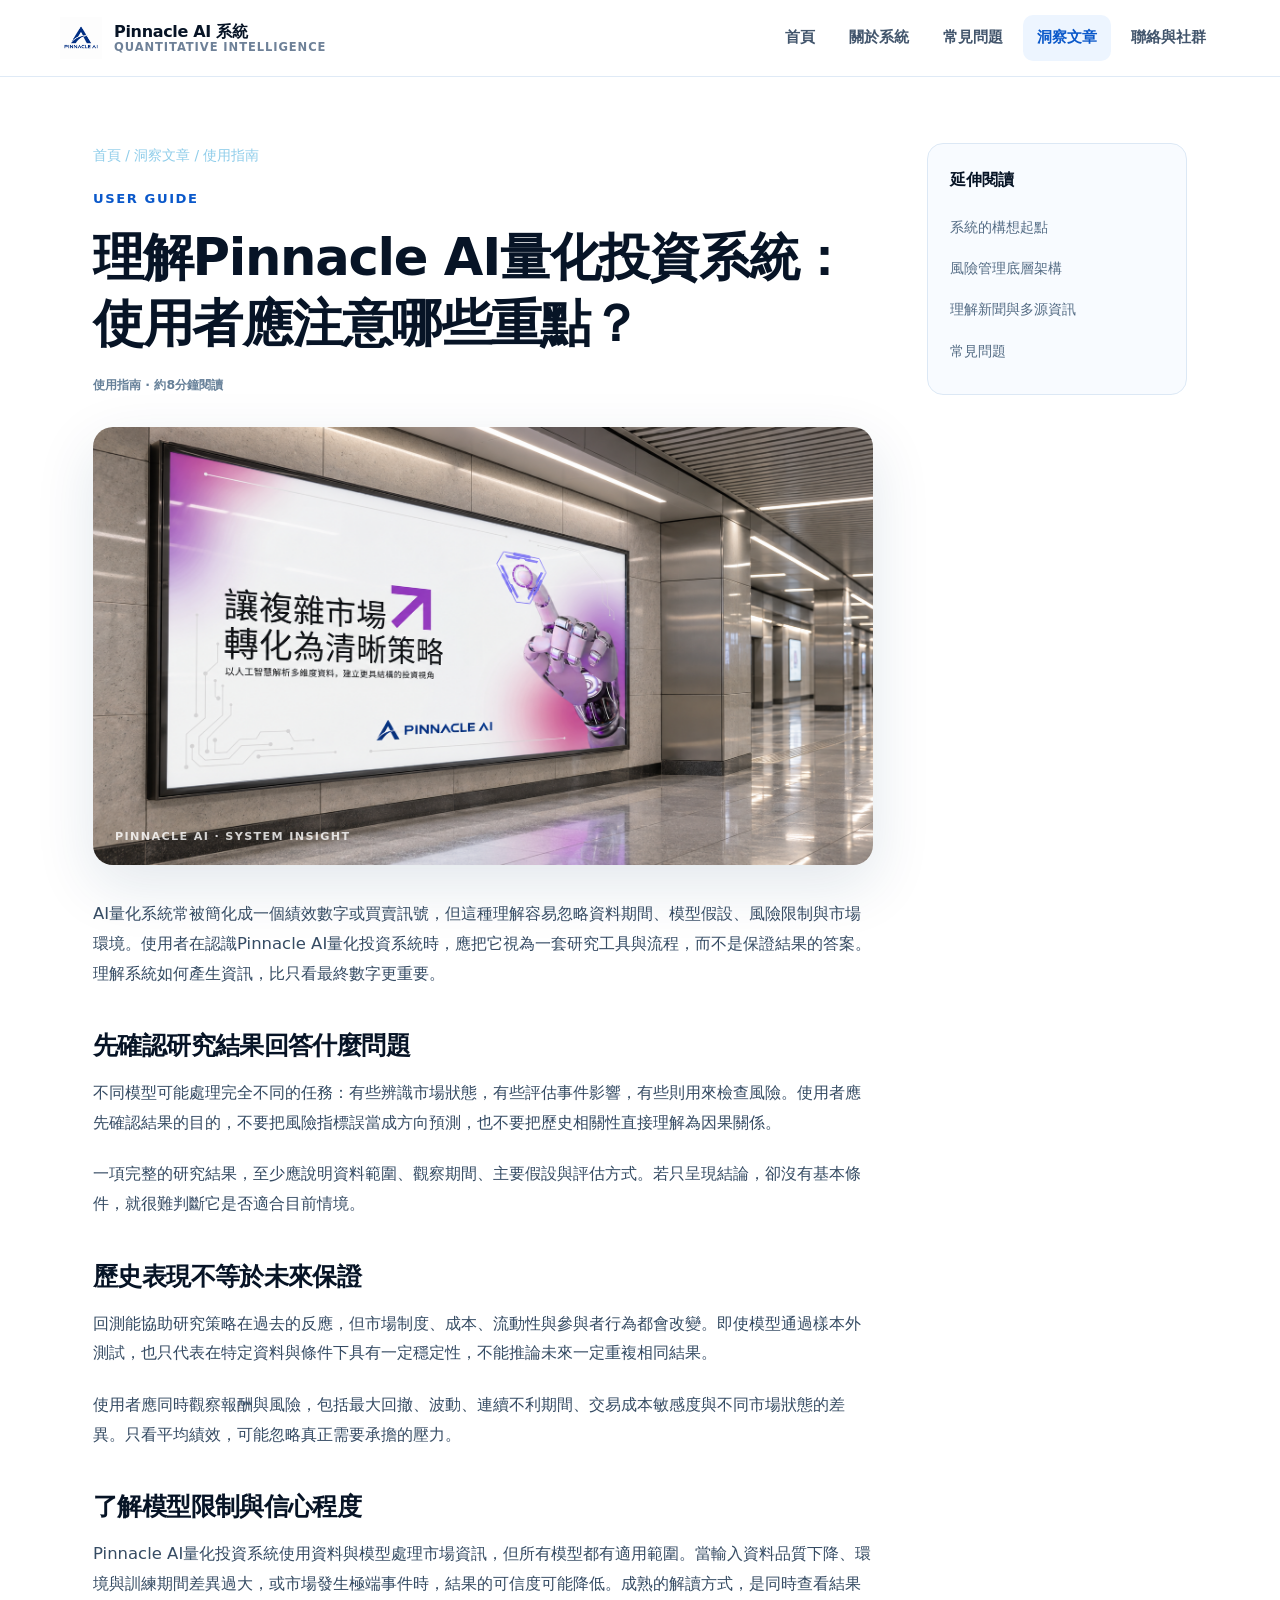
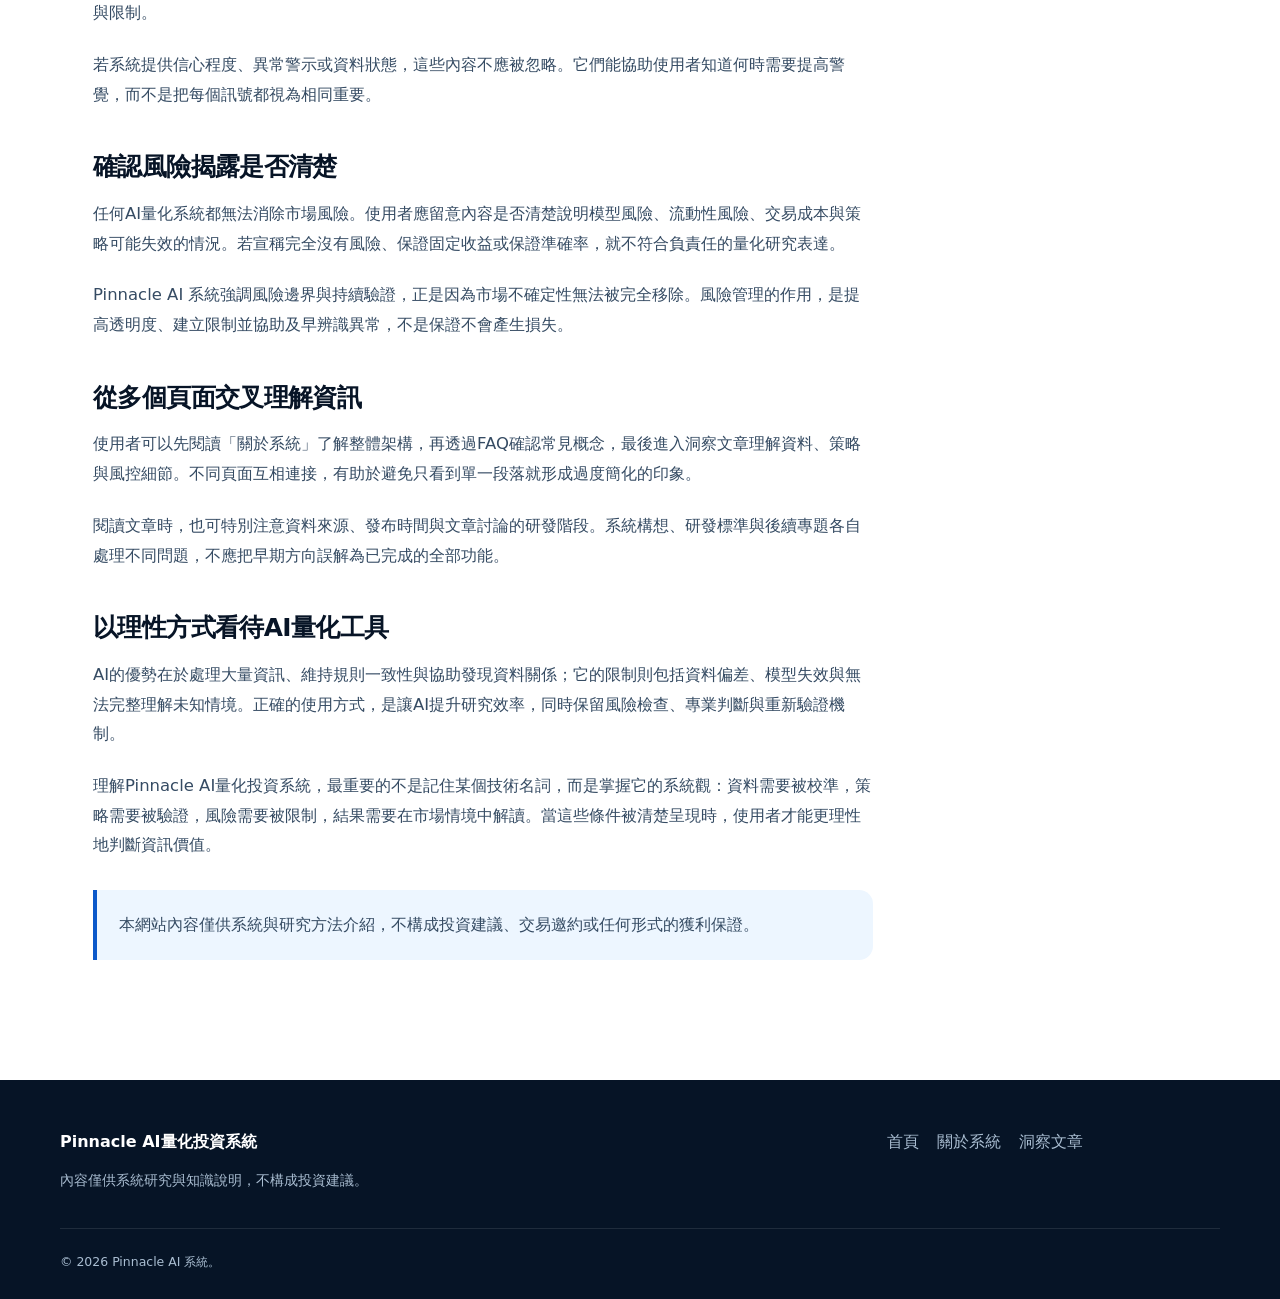
<file: articles/article-08.html>
<!doctype html><html lang="zh-Hant-TW"><head><meta charset="utf-8"><meta name="viewport" content="width=device-width,initial-scale=1"><title>理解Pinnacle AI量化投資系統：使用者應注意哪些重點？</title><meta name="description" content="使用者如何正確理解Pinnacle AI量化投資系統的研究結果、模型限制、風險揭露與資訊來源。"><link rel="canonical" href="https://pinnacleaisystem.github.io/articles/article-08.html"><link rel="icon" type="image/png" href="../images/LOGO-2.png"><link rel="stylesheet" href="../assets/style.css"></head>
<body><a class="skip-link" href="#main">跳至主要內容</a><header class="site-header"><div class="container nav-wrap"><a class="brand" href="../index.html"><img class="brand-logo" src="../images/LOGO.png" alt="Pinnacle AI標誌"><span class="brand-logo-fallback"></span><span class="brand-name"><span>Pinnacle AI 系統</span><small>QUANTITATIVE INTELLIGENCE</small></span></a><button class="nav-toggle" aria-label="開啟導覽選單" aria-expanded="false">☰</button><nav class="nav-links"><a href="../index.html">首頁</a><a href="../about.html">關於系統</a><a href="../faq.html">常見問題</a><a href="../insights.html" aria-current="page">洞察文章</a><a href="../contact.html">聯絡與社群</a></nav></div></header>
<main id="main" class="article"><div class="container article-wrap"><article><header class="article-header"><div class="breadcrumb"><a href="../index.html">首頁</a> / <a href="../insights.html">洞察文章</a> / 使用指南</div><p class="eyebrow">USER GUIDE</p><h1>理解Pinnacle AI量化投資系統：使用者應注意哪些重點？</h1><div class="meta">使用指南 · 約8分鐘閱讀</div></header><div class="article-cover"><div class="media"><img src="../images/8.png" alt="Pinnacle AI量化投資系統使用指南示意圖" data-fallback></div></div><div class="article-body">
<p>AI量化系統常被簡化成一個績效數字或買賣訊號，但這種理解容易忽略資料期間、模型假設、風險限制與市場環境。使用者在認識Pinnacle AI量化投資系統時，應把它視為一套研究工具與流程，而不是保證結果的答案。理解系統如何產生資訊，比只看最終數字更重要。</p>
<h2>先確認研究結果回答什麼問題</h2>
<p>不同模型可能處理完全不同的任務：有些辨識市場狀態，有些評估事件影響，有些則用來檢查風險。使用者應先確認結果的目的，不要把風險指標誤當成方向預測，也不要把歷史相關性直接理解為因果關係。</p>
<p>一項完整的研究結果，至少應說明資料範圍、觀察期間、主要假設與評估方式。若只呈現結論，卻沒有基本條件，就很難判斷它是否適合目前情境。</p>
<h2>歷史表現不等於未來保證</h2>
<p>回測能協助研究策略在過去的反應，但市場制度、成本、流動性與參與者行為都會改變。即使模型通過樣本外測試，也只代表在特定資料與條件下具有一定穩定性，不能推論未來一定重複相同結果。</p>
<p>使用者應同時觀察報酬與風險，包括最大回撤、波動、連續不利期間、交易成本敏感度與不同市場狀態的差異。只看平均績效，可能忽略真正需要承擔的壓力。</p>
<h2>了解模型限制與信心程度</h2>
<p>Pinnacle AI量化投資系統使用資料與模型處理市場資訊，但所有模型都有適用範圍。當輸入資料品質下降、環境與訓練期間差異過大，或市場發生極端事件時，結果的可信度可能降低。成熟的解讀方式，是同時查看結果與限制。</p>
<p>若系統提供信心程度、異常警示或資料狀態，這些內容不應被忽略。它們能協助使用者知道何時需要提高警覺，而不是把每個訊號都視為相同重要。</p>
<h2>確認風險揭露是否清楚</h2>
<p>任何AI量化系統都無法消除市場風險。使用者應留意內容是否清楚說明模型風險、流動性風險、交易成本與策略可能失效的情況。若宣稱完全沒有風險、保證固定收益或保證準確率，就不符合負責任的量化研究表達。</p>
<p>Pinnacle AI 系統強調風險邊界與持續驗證，正是因為市場不確定性無法被完全移除。風險管理的作用，是提高透明度、建立限制並協助及早辨識異常，不是保證不會產生損失。</p>
<h2>從多個頁面交叉理解資訊</h2>
<p>使用者可以先閱讀「關於系統」了解整體架構，再透過FAQ確認常見概念，最後進入洞察文章理解資料、策略與風控細節。不同頁面互相連接，有助於避免只看到單一段落就形成過度簡化的印象。</p>
<p>閱讀文章時，也可特別注意資料來源、發布時間與文章討論的研發階段。系統構想、研發標準與後續專題各自處理不同問題，不應把早期方向誤解為已完成的全部功能。</p>
<h2>以理性方式看待AI量化工具</h2>
<p>AI的優勢在於處理大量資訊、維持規則一致性與協助發現資料關係；它的限制則包括資料偏差、模型失效與無法完整理解未知情境。正確的使用方式，是讓AI提升研究效率，同時保留風險檢查、專業判斷與重新驗證機制。</p>
<p>理解Pinnacle AI量化投資系統，最重要的不是記住某個技術名詞，而是掌握它的系統觀：資料需要被校準，策略需要被驗證，風險需要被限制，結果需要在市場情境中解讀。當這些條件被清楚呈現時，使用者才能更理性地判斷資訊價值。</p>
<div class="notice">本網站內容僅供系統與研究方法介紹，不構成投資建議、交易邀約或任何形式的獲利保證。</div></div></article><aside class="article-aside"><strong>延伸閱讀</strong><a href="article-01.html">系統的構想起點</a><a href="article-06.html">風險管理底層架構</a><a href="article-07.html">理解新聞與多源資訊</a><a href="../faq.html">常見問題</a></aside></div></main>
<footer class="site-footer"><div class="container"><div class="footer-grid"><div><strong>Pinnacle AI量化投資系統</strong><p>內容僅供系統研究與知識說明，不構成投資建議。</p></div><nav class="footer-links"><a href="../index.html">首頁</a><a href="../about.html">關於系統</a><a href="../insights.html">洞察文章</a></nav></div><div class="footer-bottom">© 2026 Pinnacle AI 系統。</div></div></footer><script src="../assets/site.js"></script></body></html>
</file>
<file: assets/style.css>
:root {
  --ink: #071426;
  --ink-soft: #24364d;
  --blue: #0a58ca;
  --blue-2: #1268df;
  --cyan: #31c5f4;
  --line: #dce8f5;
  --paper: #ffffff;
  --mist: #f4f8fc;
  --navy: #06162b;
  --success: #18a678;
  --radius: 18px;
  --shadow: 0 20px 60px rgba(16, 55, 102, .12);
}

* { box-sizing: border-box; }
html { scroll-behavior: smooth; }
body {
  margin: 0;
  color: var(--ink);
  background: var(--paper);
  font-family: "Noto Sans TC", "PingFang TC", "Microsoft JhengHei", system-ui, sans-serif;
  font-size: 16px;
  line-height: 1.8;
  -webkit-font-smoothing: antialiased;
}
img { display: block; max-width: 100%; }
a { color: inherit; text-decoration: none; }
button, a { -webkit-tap-highlight-color: transparent; }
.container { width: min(1160px, calc(100% - 40px)); margin: 0 auto; }
.skip-link { position: fixed; left: 16px; top: -60px; z-index: 200; padding: 10px 16px; color: #fff; background: var(--blue); border-radius: 8px; }
.skip-link:focus { top: 12px; }

.site-header { position: sticky; top: 0; z-index: 100; border-bottom: 1px solid rgba(220,232,245,.9); background: rgba(255,255,255,.92); backdrop-filter: blur(18px); }
.nav-wrap { min-height: 76px; display: flex; align-items: center; justify-content: space-between; gap: 28px; }
.brand { display: flex; align-items: center; gap: 12px; min-width: 0; font-weight: 800; letter-spacing: -.02em; }
.brand-logo { width: 42px; height: 42px; object-fit: contain; }
.brand-logo-fallback { width: 38px; height: 38px; display: none; place-items: center; color: #fff; background: linear-gradient(145deg, var(--blue), var(--cyan)); clip-path: polygon(50% 0, 100% 100%, 72% 100%, 50% 54%, 29% 100%, 0 100%); font-size: 0; }
.brand-name { display: grid; line-height: 1.2; }
.brand-name small { color: #6e8198; font-size: .72rem; font-weight: 600; letter-spacing: .08em; }
.nav-links { display: flex; align-items: center; gap: 6px; }
.nav-links a { padding: 9px 14px; border-radius: 10px; color: #42556c; font-size: .94rem; font-weight: 700; }
.nav-links a:hover, .nav-links a[aria-current="page"] { color: var(--blue); background: #edf5ff; }
.nav-toggle { display: none; width: 44px; height: 44px; border: 1px solid var(--line); border-radius: 12px; background: #fff; color: var(--ink); font-size: 1.2rem; }

.hero { position: relative; overflow: hidden; padding: 70px 0 64px; background: linear-gradient(125deg, #f8fbff 0%, #eef7ff 54%, #f9fcff 100%); }
.hero::before { content: ""; position: absolute; width: 520px; height: 520px; right: -180px; top: -240px; border: 1px solid rgba(49,197,244,.3); border-radius: 50%; box-shadow: 0 0 0 70px rgba(49,197,244,.05), 0 0 0 150px rgba(10,88,202,.04); }
.hero-grid { position: relative; display: grid; grid-template-columns: 1.03fr .97fr; align-items: center; gap: 64px; }
.eyebrow { margin: 0 0 14px; color: var(--blue); font-size: .82rem; font-weight: 800; letter-spacing: .12em; text-transform: uppercase; }
h1, h2, h3 { margin-top: 0; line-height: 1.28; letter-spacing: -.025em; }
h1 { margin-bottom: 22px; font-size: clamp(2.35rem, 5vw, 4.45rem); }
h2 { margin-bottom: 18px; font-size: clamp(1.75rem, 3vw, 2.7rem); }
h3 { margin-bottom: 10px; font-size: 1.18rem; }
.lead { max-width: 700px; margin: 0 0 28px; color: #465a72; font-size: 1.1rem; }
.hero-actions { display: flex; flex-wrap: wrap; gap: 12px; }
.btn { display: inline-flex; align-items: center; justify-content: center; min-height: 48px; padding: 11px 20px; border: 1px solid var(--blue); border-radius: 12px; font-weight: 800; transition: transform .2s ease, box-shadow .2s ease; }
.btn:hover { transform: translateY(-2px); box-shadow: 0 10px 28px rgba(10,88,202,.16); }
.btn-primary { color: #fff; background: var(--blue); }
.btn-secondary { color: var(--blue); background: #fff; }

.system-panel { position: relative; padding: 18px; border: 1px solid rgba(120,170,220,.38); border-radius: 24px; color: #fff; background: linear-gradient(155deg, #0a1e38, #061426); box-shadow: 0 30px 80px rgba(5,29,60,.28); }
.panel-top { display: flex; align-items: center; justify-content: space-between; margin-bottom: 16px; color: #a7bdd7; font-size: .76rem; letter-spacing: .08em; }
.status { display: inline-flex; align-items: center; gap: 7px; }
.status::before { content: ""; width: 7px; height: 7px; border-radius: 50%; background: #37d5a1; box-shadow: 0 0 14px #37d5a1; }
.signal-grid { display: grid; grid-template-columns: 1fr 1fr; gap: 12px; }
.signal-card { min-height: 112px; padding: 16px; border: 1px solid rgba(133,185,230,.18); border-radius: 14px; background: rgba(255,255,255,.055); }
.signal-card.wide { grid-column: 1 / -1; min-height: 150px; }
.signal-label { color: #8da7c2; font-size: .76rem; }
.signal-value { margin-top: 7px; font-size: 1.32rem; font-weight: 800; }
.signal-note { color: #7ce1ff; font-size: .75rem; }
.bars { height: 70px; margin-top: 12px; display: flex; align-items: flex-end; gap: 7px; }
.bars i { flex: 1; min-width: 5px; border-radius: 4px 4px 1px 1px; background: linear-gradient(#36c9f6, #0b5fd3); opacity: .88; }

.section { padding: 84px 0; }
.section-soft { background: var(--mist); }
.section-dark { color: #fff; background: var(--navy); }
.section-head { display: flex; align-items: end; justify-content: space-between; gap: 24px; margin-bottom: 34px; }
.section-head p { max-width: 590px; margin: 0; color: #5f7288; }
.section-dark .section-head p { color: #a9bdd3; }
.kpi-strip { display: grid; grid-template-columns: repeat(4, 1fr); border: 1px solid var(--line); border-radius: var(--radius); background: #fff; box-shadow: var(--shadow); overflow: hidden; }
.kpi { padding: 26px 24px; border-right: 1px solid var(--line); }
.kpi:last-child { border-right: 0; }
.kpi strong { display: block; margin-bottom: 5px; color: var(--blue); font-size: 1.15rem; }
.kpi span { color: #5e7188; font-size: .9rem; }

.feature-grid { display: grid; grid-template-columns: repeat(3, 1fr); gap: 18px; }
.feature-card { padding: 28px; border: 1px solid var(--line); border-radius: var(--radius); background: #fff; box-shadow: 0 12px 38px rgba(26,64,105,.07); }
.feature-index { display: inline-grid; width: 38px; height: 38px; margin-bottom: 18px; place-items: center; border-radius: 10px; color: var(--blue); background: #eaf4ff; font-weight: 900; }
.feature-card p { margin: 0; color: #61758b; }
.visual-grid { display: grid; grid-template-columns: repeat(4, 1fr); gap: 16px; }
.visual-card { overflow: hidden; border: 1px solid var(--line); border-radius: 16px; background: #fff; }
.visual-card .media { aspect-ratio: 16 / 10; }
.visual-card .media::after { content: none; }
.visual-card div:last-child { padding: 18px; }
.visual-card h3 { margin-bottom: 6px; font-size: 1rem; }
.visual-card p { margin: 0; color: #65798f; font-size: .86rem; }

.flow { display: grid; grid-template-columns: repeat(5, 1fr); gap: 12px; counter-reset: stage; }
.flow-item { position: relative; padding: 24px 18px; border: 1px solid rgba(126,176,225,.25); border-radius: 16px; background: rgba(255,255,255,.045); }
.flow-item::before { counter-increment: stage; content: "0" counter(stage); display: block; margin-bottom: 26px; color: #5dcff4; font-size: .8rem; font-weight: 800; }
.flow-item strong { display: block; margin-bottom: 8px; }
.flow-item span { color: #a9bdd3; font-size: .9rem; }

.insight-grid { display: grid; grid-template-columns: repeat(3, 1fr); gap: 22px; }
.insight-card { display: flex; flex-direction: column; overflow: hidden; border: 1px solid var(--line); border-radius: var(--radius); background: #fff; transition: transform .2s ease, box-shadow .2s ease; }
.insight-card:hover { transform: translateY(-4px); box-shadow: var(--shadow); }
.media { position: relative; aspect-ratio: 16 / 9; overflow: hidden; background: linear-gradient(135deg, #0b3467, #0a69d1 52%, #50d6ee); }
.media::after { content: "PINNACLE AI · SYSTEM INSIGHT"; position: absolute; left: 22px; bottom: 18px; color: rgba(255,255,255,.8); font-size: .7rem; font-weight: 800; letter-spacing: .12em; }
.media img { width: 100%; height: 100%; object-fit: cover; }
.media.missing-image img { display: none; }
.insight-body { display: flex; flex: 1; flex-direction: column; padding: 24px; }
.meta { margin-bottom: 10px; color: #668099; font-size: .78rem; font-weight: 700; }
.insight-body h3 { font-size: 1.08rem; }
.insight-body p { margin: 0 0 18px; color: #62768d; font-size: .92rem; }
.read-more { margin-top: auto; color: var(--blue); font-weight: 800; font-size: .9rem; }

.page-hero { padding: 62px 0 52px; color: #fff; background: radial-gradient(circle at 83% 18%, rgba(47,192,242,.22), transparent 26%), linear-gradient(145deg, #07192f, #0b2d59); }
.page-hero h1 { max-width: 980px; margin-bottom: 16px; font-size: clamp(2rem, 4vw, 3.55rem); }
.page-hero .lead { margin-bottom: 0; color: #bfd1e4; }
.breadcrumb { margin-bottom: 20px; color: #8fcdea; font-size: .85rem; }
.breadcrumb a:hover { color: #fff; }

.two-col { display: grid; grid-template-columns: .9fr 1.1fr; gap: 64px; align-items: start; }
.aside-panel { position: sticky; top: 108px; padding: 28px; border-radius: var(--radius); color: #fff; background: var(--navy); }
.aside-panel ul { margin: 18px 0 0; padding: 0; list-style: none; }
.aside-panel li { padding: 11px 0; border-bottom: 1px solid rgba(255,255,255,.1); color: #bdd0e3; }
.prose { color: #344a62; }
.prose h2 { margin-top: 44px; color: var(--ink); font-size: 1.65rem; }
.prose h3 { margin-top: 32px; color: var(--ink); }
.prose p { margin: 0 0 20px; }
.prose ul { margin: 0 0 24px; padding-left: 1.3em; }
.notice { margin: 30px 0; padding: 20px 22px; border-left: 4px solid var(--blue); border-radius: 0 14px 14px 0; background: #edf6ff; }

.faq-list { display: grid; gap: 12px; }
.faq-item { border: 1px solid var(--line); border-radius: 14px; background: #fff; overflow: hidden; }
.faq-item summary { position: relative; cursor: pointer; padding: 20px 58px 20px 22px; color: var(--ink); font-weight: 800; list-style: none; }
.faq-item summary::-webkit-details-marker { display: none; }
.faq-item summary::after { content: "+"; position: absolute; right: 22px; top: 18px; color: var(--blue); font-size: 1.35rem; }
.faq-item[open] summary::after { content: "−"; }
.faq-answer { padding: 0 22px 22px; color: #536980; }
.faq-answer p { margin: 0; }

.article { padding: 66px 0 90px; }
.article-wrap { display: grid; grid-template-columns: minmax(0, 780px) 260px; gap: 54px; justify-content: center; }
.article-header { margin-bottom: 28px; }
.article-header h1 { margin-bottom: 18px; font-size: clamp(2rem, 4vw, 3.2rem); }
.article-cover { margin: 30px 0 34px; border-radius: 20px; box-shadow: var(--shadow); }
.article-cover .media { border-radius: 20px; }
.article-body { color: #354b63; font-size: 1.03rem; }
.article-body h2 { margin: 42px 0 16px; color: var(--ink); font-size: 1.55rem; }
.article-body p { margin: 0 0 22px; }
.article-body ul { padding-left: 1.3em; }
.article-aside { position: sticky; top: 100px; align-self: start; padding: 22px; border: 1px solid var(--line); border-radius: 16px; background: #f8fbff; }
.article-aside strong { display: block; margin-bottom: 12px; }
.article-aside a { display: block; padding: 8px 0; color: #536b84; font-size: .88rem; }
.article-aside a:hover { color: var(--blue); }

.site-footer { padding: 48px 0 26px; color: #a9bdd1; background: #061426; }
.footer-grid { display: grid; grid-template-columns: 1.4fr .6fr; gap: 50px; padding-bottom: 34px; }
.footer-grid strong { color: #fff; }
.footer-grid p { max-width: 690px; margin: 12px 0 0; font-size: .88rem; }
.footer-links { display: flex; flex-wrap: wrap; align-content: start; gap: 10px 18px; }
.footer-links a:hover { color: #fff; }
.footer-bottom { padding-top: 22px; border-top: 1px solid rgba(255,255,255,.1); font-size: .78rem; }

@media (max-width: 980px) {
  .hero-grid, .two-col { grid-template-columns: 1fr; }
  .hero-grid { gap: 40px; }
  .aside-panel { position: static; }
  .flow { grid-template-columns: repeat(2, 1fr); }
  .feature-grid, .insight-grid { grid-template-columns: repeat(2, 1fr); }
  .visual-grid { grid-template-columns: repeat(2, 1fr); }
  .article-wrap { grid-template-columns: 1fr; }
  .article-aside { position: static; }
}

@media (max-width: 760px) {
  .container { width: min(100% - 28px, 1160px); }
  .nav-toggle { display: inline-grid; place-items: center; }
  .nav-links { position: absolute; left: 14px; right: 14px; top: 68px; display: none; padding: 10px; border: 1px solid var(--line); border-radius: 14px; background: #fff; box-shadow: var(--shadow); }
  .nav-links.open { display: grid; }
  .nav-links a { padding: 12px 14px; }
  .brand-name span { font-size: .9rem; }
  .hero, .section { padding: 58px 0; }
  .page-hero { padding: 48px 0 40px; }
  .kpi-strip { grid-template-columns: 1fr 1fr; }
  .kpi { border-bottom: 1px solid var(--line); }
  .kpi:nth-child(2) { border-right: 0; }
  .feature-grid, .insight-grid, .flow { grid-template-columns: 1fr; }
  .visual-grid { grid-template-columns: 1fr; }
  .section-head { align-items: start; flex-direction: column; }
  .signal-grid { grid-template-columns: 1fr 1fr; }
  .footer-grid { grid-template-columns: 1fr; gap: 28px; }
}

@media (max-width: 480px) {
  .brand-name small { display: none; }
  .hero-actions .btn { width: 100%; }
  .signal-grid { grid-template-columns: 1fr; }
  .signal-card.wide { grid-column: auto; }
  .kpi-strip { grid-template-columns: 1fr; }
  .kpi { border-right: 0; }
}

@media (prefers-reduced-motion: reduce) {
  html { scroll-behavior: auto; }
  *, *::before, *::after { transition-duration: .01ms !important; }
}
</file>
